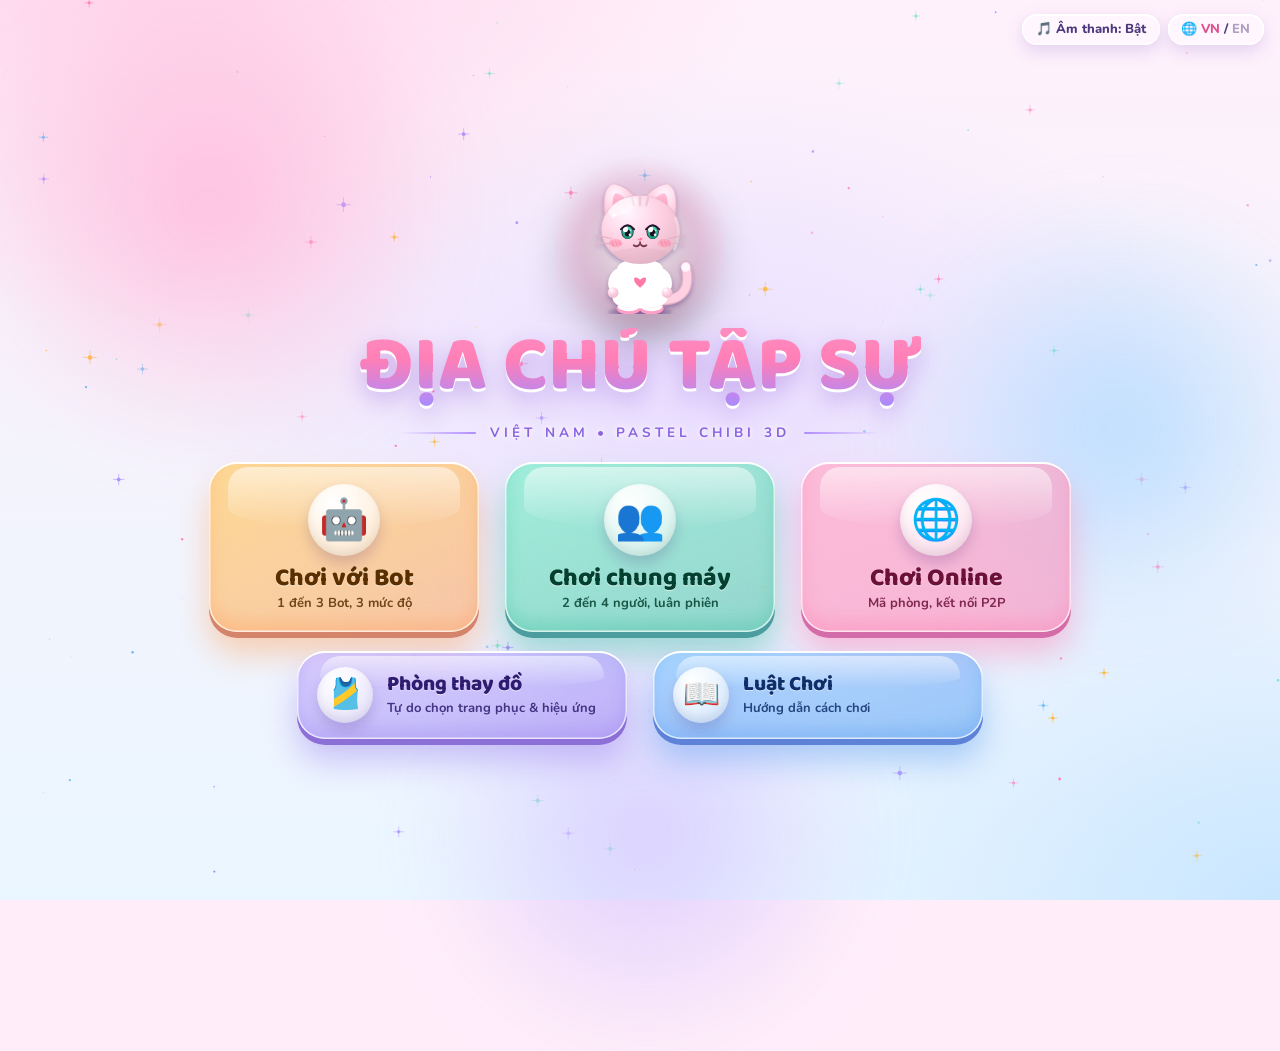
<file: modular/index.html>
<!doctype html>
<html lang="vi"><head><meta charset="utf-8"><meta name="viewport" content="width=device-width,initial-scale=1,viewport-fit=cover"><title>Địa Chủ Tập Sự</title>
<link rel="stylesheet" href="https://fonts.googleapis.com/css2?family=Baloo+2:wght@600;700;800&family=Nunito:wght@500;700;800&display=swap">
<link rel="stylesheet" href="css/style.css">
</head><body>
<canvas id="bg"></canvas>
<div id="app">
 <section id="menu" class="screen on"></section>
 <section id="setup" class="screen"></section>
 <section id="wardrobe" class="screen"></section>
 <section id="lobby" class="screen"></section>
 <section id="game" class="screen">
  <div id="top"></div>
  <aside id="pl" class="side"></aside>
  <main id="stage" class="stage"></main>
  <div id="rcol" class="side"><aside id="pr" class="side"></aside><footer id="dock" class="card"></footer></div>
 </section>
</div>
<div id="ovm" class="ov"><div class="md" id="md"></div></div>
<div id="ovc" class="ov cardov"></div>
<canvas id="fxcv"></canvas>
<div id="toast"></div>
<div id="netstat" role="status" aria-live="polite"></div>
<script src="js/engine.js"></script>
<script src="js/bot.js"></script>
<script src="js/avatar.js"></script>
<script src="js/audio.js"></script>
<script src="js/utils.js"></script>
<script src="js/i18n.js"></script>
<script src="js/rules.js"></script>
<script src="js/ui-menu.js"></script>
<script src="js/board.js"></script>
<script src="js/hud.js"></script>
<script src="js/netconf.js"></script>
<script src="js/main.js"></script>
</body></html>
</file>
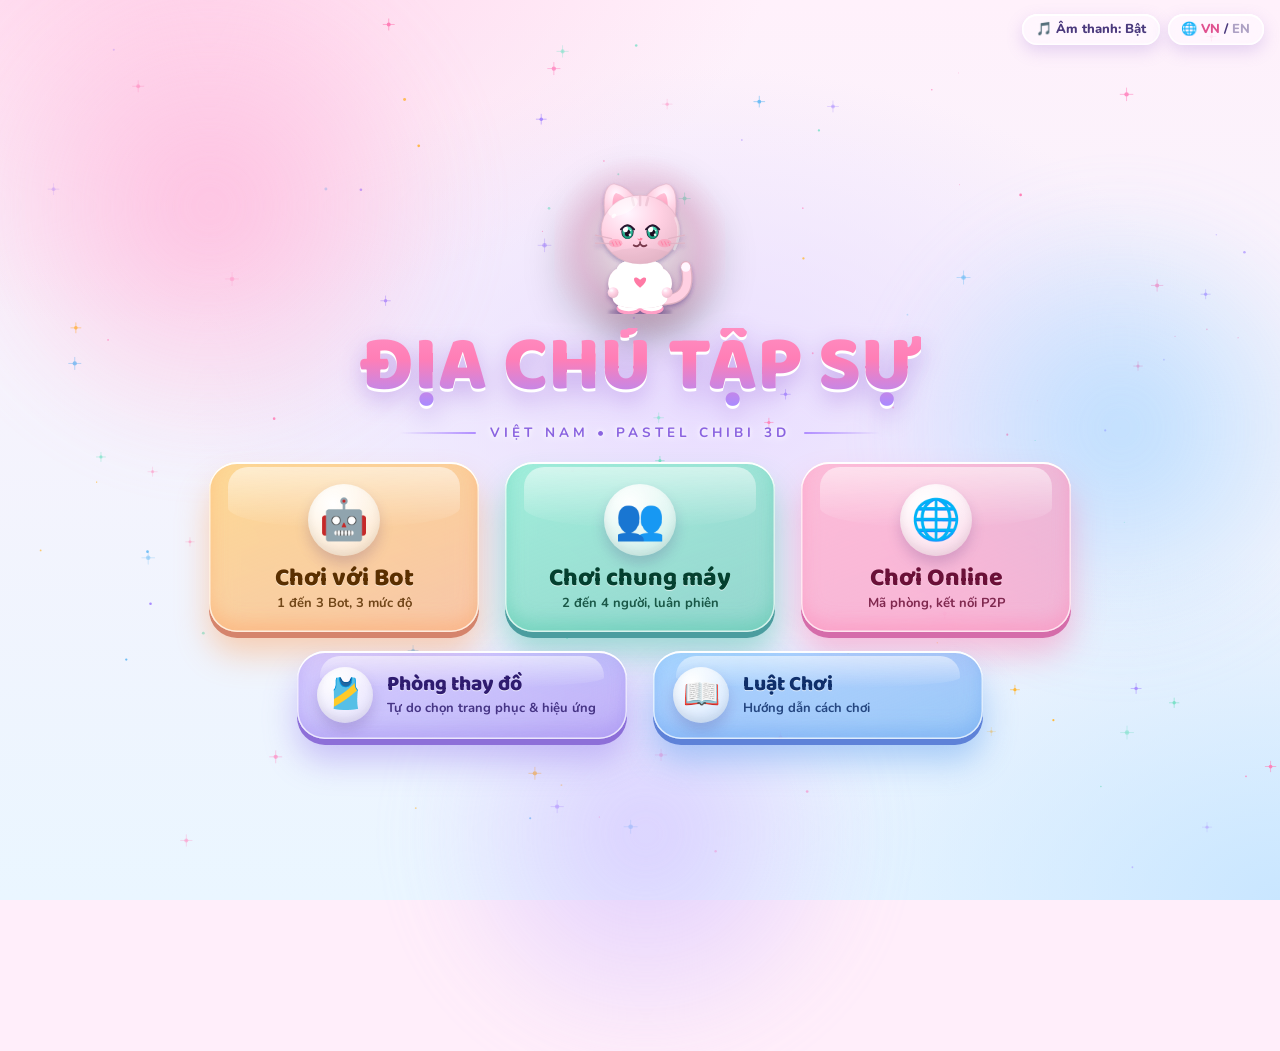
<file: dia-chu-tap-su.html>
<!doctype html>
<html lang="vi"><head><meta charset="utf-8"><meta name="viewport" content="width=device-width,initial-scale=1,viewport-fit=cover"><title>Địa Chủ Tập Sự</title>
<link rel="stylesheet" href="https://fonts.googleapis.com/css2?family=Baloo+2:wght@600;700;800&family=Nunito:wght@500;700;800&display=swap">
<style>
/* Bố cục: menu giữa màn hình; trận đấu = 2 cột người chơi hai bên, bàn cờ 3D ở giữa, dock điều khiển phía dưới */
:root{--bg0:#0b0820;--panel:#1d1646;--panel2:#2a2062;--line:#4a3d96;--tx:#f4f0ff;--mut:#a9a1d8;--gold:#ffd166;--pink:#ff8fb8;--mint:#72e6c4;--lav:#b9a7ff;--sky:#7cc4ff;--red:#ff6b81;--disp:'Baloo 2','Nunito',system-ui,sans-serif;--body:'Nunito',system-ui,-apple-system,'Segoe UI',sans-serif;--tilt:34deg;--rot:0deg;--bs:640px;color-scheme:dark}
*{box-sizing:border-box}
html,body{background:var(--bg0)}
body{margin:0;padding-block:8px;padding-left:max(16px,env(safe-area-inset-left,0px));padding-right:max(16px,env(safe-area-inset-right,0px));color:var(--tx);font:700 15px/1.35 var(--body);min-height:100vh;background:radial-gradient(1100px 700px at 15% -10%,#35208a 0%,transparent 60%),radial-gradient(900px 600px at 105% 105%,#52185f 0%,transparent 55%),var(--bg0);overflow-x:hidden}
#bg{position:fixed;inset:0;width:100%;height:100%;z-index:0;pointer-events:none}
#app{position:relative;z-index:1;max-width:1500px;margin:0 auto}
button{font:inherit;color:inherit;cursor:pointer}
input{font:inherit}
h1,h2,h3{font-family:var(--disp);margin:0;font-weight:800}
.screen{display:none}.screen.on{display:block}
.btn{border:0;border-radius:14px;padding:.6em 1.1em;font-weight:800;background:linear-gradient(#5b4bc4,#43369e);color:#fff;box-shadow:inset 0 2px 0 rgba(255,255,255,.28),inset 0 -3px 0 rgba(0,0,0,.25),0 4px 10px rgba(0,0,0,.35);transition:transform .12s,filter .12s;white-space:nowrap}
.btn:hover:not(:disabled){transform:translateY(-1px);filter:brightness(1.1)}
.btn:active:not(:disabled){transform:translateY(1px)}
.btn:disabled{opacity:.4;cursor:not-allowed}
.btn.gold{background:linear-gradient(#ffe08a,#f5b83d);color:#4a2f00}
.btn.pink{background:linear-gradient(#ff9ec4,#e8588f)}
.btn.mint{background:linear-gradient(#8cf0d2,#3fc3a1);color:#053b2f}
.btn.ghost{background:rgba(255,255,255,.08);box-shadow:inset 0 0 0 1.5px var(--line)}
.btn.sm{padding:.35em .75em;font-size:13px;border-radius:11px}
.btn.big{padding:.8em 1.6em;font-size:18px;border-radius:18px;font-family:var(--disp)}
:focus-visible{outline:3px solid var(--gold);outline-offset:2px}
.row{display:flex;gap:10px;flex-wrap:wrap;align-items:center}
.chip{border:0;border-radius:999px;padding:.35em .9em;background:rgba(255,255,255,.09);box-shadow:inset 0 0 0 1.5px var(--line);font-weight:800;font-size:14px}
.chip.on{background:var(--lav);color:#241a5c;box-shadow:none}
.card{background:linear-gradient(160deg,var(--panel2),var(--panel));border:1.5px solid var(--line);border-radius:22px;padding:16px;box-shadow:0 14px 40px rgba(0,0,0,.35)}
.mut{color:var(--mut)}
input[type=text],input[type=number]{background:rgba(255,255,255,.08);border:1.5px solid var(--line);color:var(--tx);border-radius:12px;padding:.5em .8em;min-width:0;width:100%}
/* ---- menu ---- */
#menu{text-align:center;padding:18px 0 30px}
.hero-av{filter:drop-shadow(0 14px 18px rgba(0,0,0,.45));animation:bob 3.2s ease-in-out infinite}
@keyframes bob{50%{transform:translateY(-8px)}}
.ttl{font-size:clamp(44px,9vw,92px);line-height:1;background:linear-gradient(#fff 0,#ffe08a 45%,#ff8fb8 100%);-webkit-background-clip:text;background-clip:text;color:transparent;filter:drop-shadow(0 4px 0 #6b2f9c) drop-shadow(0 10px 16px rgba(0,0,0,.4))}
.sub{color:var(--lav);letter-spacing:.28em;text-transform:uppercase;font-size:13px;margin:10px 0 24px}
.menu-grid{display:grid;grid-template-columns:repeat(auto-fit,minmax(230px,1fr));gap:14px;max-width:820px;margin:0 auto}
.menu-grid .btn{padding:1em;font-size:18px;font-family:var(--disp)}
.menu-grid small{display:block;font:600 12px var(--body);opacity:.8;margin-top:2px}
.xu{margin-top:20px;color:var(--gold)}
.bar{display:flex;align-items:center;gap:10px;flex-wrap:wrap;margin-bottom:12px}
.bar h2{flex:1;font-size:26px;min-width:150px}
/* ---- setup ---- */
.seats{display:grid;grid-template-columns:repeat(auto-fit,minmax(210px,1fr));gap:12px;margin:14px 0}
.seat{text-align:center;display:flex;flex-direction:column;gap:8px;align-items:center}
.seat .av{filter:drop-shadow(0 6px 8px rgba(0,0,0,.4))}
/* ---- wardrobe ---- */
.wd{display:grid;grid-template-columns:minmax(260px,380px) minmax(0,1fr);gap:16px}
@media(max-width:820px){.wd{grid-template-columns:1fr}}
.pedestal{position:relative;display:flex;justify-content:center;padding:16px 0 28px;background:radial-gradient(ellipse at 50% 0,rgba(255,255,255,.22),transparent 65%);border-radius:18px}
.pedestal::after{content:'';position:absolute;left:18%;right:18%;bottom:12px;height:16px;border-radius:50%;background:radial-gradient(#b9a7ff,#4a3d96);box-shadow:0 6px 14px rgba(0,0,0,.5)}
.pedestal .av{position:relative;z-index:1;animation:bob 4s ease-in-out infinite}
.grp{margin-top:12px}.grp>b{display:block;font-size:13px;color:var(--mut);text-transform:uppercase;letter-spacing:.08em;margin-bottom:6px}
.sw{width:30px;height:30px;border-radius:50%;border:3px solid transparent;box-shadow:inset 0 -3px 0 rgba(0,0,0,.2),0 2px 5px rgba(0,0,0,.4)}
.sw.on{border-color:#fff}
.items{display:grid;grid-template-columns:repeat(auto-fill,minmax(112px,1fr));gap:10px}
.it{position:relative;border:0;border-radius:16px;padding:8px 6px 8px;background:linear-gradient(#ffffff14,#ffffff06);box-shadow:inset 0 0 0 1.5px var(--line);text-align:center;font-size:12px;line-height:1.2}
.it.on{box-shadow:inset 0 0 0 3px var(--gold),0 0 18px rgba(255,209,102,.35)}
.it .ti2{font-size:26px;height:44px;display:flex;align-items:center;justify-content:center}
.tabs{display:flex;gap:6px;flex-wrap:wrap;margin-bottom:12px}
@keyframes pop{from{transform:scale(.2) rotate(-12deg);opacity:0}}
/* ---- game layout ---- */
#game.on{display:grid;grid-template-columns:minmax(185px,235px) minmax(0,1fr) minmax(185px,235px);grid-template-areas:"top top top" "l stage r" "dock dock dock";gap:10px;align-items:start}
#top{grid-area:top;display:flex;gap:10px;align-items:center;flex-wrap:wrap}
#top .tt{font:800 22px var(--disp);margin-right:auto}
#pl{grid-area:l}#pr{grid-area:r}#stage{grid-area:stage}#dock{grid-area:dock}
.side{display:flex;flex-direction:column;gap:10px;min-width:0}
@media(max-width:980px){#game.on{grid-template-columns:1fr 1fr;grid-template-areas:"top top" "stage stage" "dock dock" "l r"}}
.pc{padding:10px;border-radius:18px;background:linear-gradient(160deg,var(--panel2),var(--panel));border:1.5px solid var(--line);position:relative;transition:box-shadow .25s}
.pc.turn{box-shadow:0 0 0 2.5px var(--pcol),0 0 22px var(--pcol)}
.pc.out{filter:grayscale(1) opacity(.5)}
.pc .hd{display:flex;gap:8px;align-items:center}
.pc .nmx{font:800 16px var(--disp);overflow:hidden;text-overflow:ellipsis;white-space:nowrap}
.pc .mn{color:var(--gold);font:800 20px var(--disp);font-variant-numeric:tabular-nums}
.pc .tag{font-size:11px;color:var(--mut)}
.pc .avw{flex:none;width:50px;height:62px;border-radius:14px;background:radial-gradient(circle at 50% 30%,#ffffff30,#ffffff08);display:flex;justify-content:center;overflow:hidden;box-shadow:inset 0 0 0 2px var(--pcol)}
.pp{display:flex;flex-wrap:wrap;gap:4px;margin-top:8px}
.pp button{width:20px;height:26px;border:0;border-radius:5px;position:relative;box-shadow:inset 0 -3px 0 rgba(0,0,0,.25),0 1px 3px rgba(0,0,0,.5);padding:0;font-size:9px;font-weight:800;color:#0006}
.pp button.m{background-image:repeating-linear-gradient(45deg,transparent 0 3px,rgba(0,0,0,.45) 3px 5px)!important;opacity:.7}
.pp i{position:absolute;bottom:-3px;right:-3px;background:#fff;color:#23233a;border-radius:6px;font-size:9px;font-style:normal;padding:0 3px;line-height:12px;font-weight:800}
.jc{display:inline-block;margin-top:6px;font-size:12px;color:var(--mint)}
#dock{display:flex;gap:12px;align-items:center;flex-wrap:wrap;padding:12px 14px}
#dock .st{flex:1 1 240px;min-width:0}
#dock .st b{font:800 18px var(--disp);display:block}
#dock .acts{display:flex;gap:8px;flex-wrap:wrap}
.logbox{max-height:130px;overflow:auto;font-size:12px;color:var(--mut);line-height:1.35;padding:8px;border-radius:12px;background:rgba(0,0,0,.22)}
.logbox div{padding:1px 0}
.stage{position:relative;display:flex;flex-direction:column;align-items:center;gap:8px;min-width:0}
.view{display:flex;gap:8px;align-items:center;font-size:12px;color:var(--mut)}
.view input[type=range]{width:110px;accent-color:var(--lav)}
.scene{width:var(--bs);height:calc(var(--bs)*.92);perspective:calc(var(--bs)*2.1);perspective-origin:50% 30%;touch-action:pan-y;cursor:grab;user-select:none;-webkit-user-select:none;position:relative;max-width:none}
.scene.drag{cursor:grabbing}
.b3d{position:absolute;left:0;top:0;width:var(--bs);height:var(--bs);transform-style:preserve-3d;transform:rotateX(var(--tilt)) rotateZ(var(--rot))}
.plane{position:absolute;inset:0;display:grid;grid-template-columns:1.55fr repeat(9,1fr) 1.55fr;grid-template-rows:1.55fr repeat(9,1fr) 1.55fr;padding:.8%;border-radius:2.4%;font-size:max(5.4px,calc(var(--bs)*.0112));background:linear-gradient(145deg,#fff8ee,#efe3ff);box-shadow:0 1px 0 #cdbbea,0 2px 0 #c6b2e6,0 3px 0 #bea8e0,0 4px 0 #b59fda,0 5px 0 #a98fd2,0 6px 0 #9d83c9,0 7px 0 #8f74be,0 8px 0 #8268b2,0 9px 0 #765ca6,0 10px 0 #6a509a,0 34px 50px rgba(0,0,0,.55)}
.tile{position:relative;background:#fffaf4;box-shadow:inset 0 0 0 .07em #d6c6ee;cursor:pointer}
.tile:hover{filter:brightness(1.04)}
.ti{position:absolute;inset:0;display:flex;flex-direction:column;align-items:center;text-align:center;color:#3a2f5a;font-weight:800;line-height:1.08;pointer-events:none}
.sl .ti{inset:auto;left:50%;top:50%;width:64.5%;height:155%;transform:translate(-50%,-50%) rotate(90deg)}
.sr .ti{inset:auto;left:50%;top:50%;width:64.5%;height:155%;transform:translate(-50%,-50%) rotate(-90deg)}
.sT .ti{transform:rotate(180deg)}
.strip{width:100%;height:23%;flex:none;display:flex;justify-content:center;align-items:flex-end;gap:.2em;border-bottom:.1em solid rgba(0,0,0,.2);box-shadow:inset 0 .25em 0 rgba(255,255,255,.35),inset 0 -.2em 0 rgba(0,0,0,.12)}
.nm{flex:1;display:flex;align-items:center;justify-content:center;font-size:.95em;padding:.2em .25em;word-break:break-word}
.ic{font-size:1.9em;line-height:1;margin:.1em 0}
.pr{font-size:.95em;color:#6a4fb8;padding-bottom:.35em}
.fill{flex:1;display:flex;align-items:center}
.hs{width:1.45em;height:1.15em;border-radius:.2em;background:linear-gradient(#69e29c,#2ecc71 55%,#209a55);position:relative;margin:0 0 .15em;box-shadow:0 .15em .2em rgba(0,0,0,.35),inset 0 .15em 0 rgba(255,255,255,.5);flex:none}
.hs::before{content:'';position:absolute;left:-.15em;right:-.15em;top:-.6em;height:.65em;background:linear-gradient(#35b36a,#1b7a43);clip-path:polygon(50% 0,100% 100%,0 100%)}
.hs::after{content:'';position:absolute;left:.3em;top:.45em;width:.3em;height:.35em;background:#fff8;border-radius:.05em;box-shadow:.5em 0 #fff8}
.ht{width:2.6em;height:1.4em;border-radius:.25em;background:linear-gradient(#ff8a8a,#e23b3b 55%,#b02323);position:relative;margin:0 0 .15em;box-shadow:0 .2em .25em rgba(0,0,0,.4),inset 0 .15em 0 rgba(255,255,255,.5)}
.ht::before{content:'';position:absolute;left:-.2em;right:-.2em;top:-.5em;height:.55em;background:linear-gradient(#fff,#d9d4e8);border-radius:.25em .25em 0 0}
.ht::after{content:'';position:absolute;inset:.3em .3em .25em;background:repeating-linear-gradient(90deg,#fff8 0 .25em,transparent .25em .55em)}
.owned::after{content:'';position:absolute;inset:0;box-shadow:inset 0 0 0 .22em var(--oc),0 0 .9em var(--oc);pointer-events:none;z-index:2}
.owndot{position:absolute;right:.3em;bottom:.3em;width:1.2em;height:1.2em;border-radius:50%;background:var(--oc);box-shadow:inset 0 .12em 0 rgba(255,255,255,.5),0 .1em .25em rgba(0,0,0,.5);z-index:3}
.mort .ti{opacity:.45}
.mort::before{content:'THẾ CHẤP';position:absolute;inset:0;display:flex;align-items:center;justify-content:center;font-size:.9em;font-weight:800;color:#fff;background:repeating-linear-gradient(45deg,rgba(60,40,100,.55) 0 .5em,rgba(60,40,100,.7) .5em 1em);z-index:2;letter-spacing:.05em}
.neon{box-shadow:inset 0 0 0 .1em var(--nc),inset 0 0 1em color-mix(in srgb,var(--nc) 55%,transparent);animation:neon 3.2s ease-in-out infinite}
@keyframes neon{50%{box-shadow:inset 0 0 0 .14em var(--nc),inset 0 0 1.8em var(--nc)}}
.tflash{position:absolute;inset:0;background:#fff;z-index:5;animation:flash .8s ease-out forwards;pointer-events:none}
@keyframes flash{0%{opacity:.95}100%{opacity:0}}
.corner .ti{justify-content:center;gap:.2em;padding:.4em}
.corner .big{font-size:3em;line-height:1}
.corner .lb{font-size:1.1em}
.jailcell{position:absolute;right:0;top:0;width:66%;height:66%;background:#ffb347;box-shadow:inset 0 0 0 .15em #333;z-index:1}
.jailcell::after{content:'';position:absolute;inset:.35em;background:repeating-linear-gradient(90deg,#2e2a3a 0 .22em,transparent .22em .9em)}
.jailtxt{position:absolute;left:.4em;bottom:.4em;font-size:1em;font-weight:800;color:#3a2f5a;z-index:1}
.center{grid-area:2/2/11/11;position:relative;border-radius:1.5%;background:radial-gradient(circle at 28% 18%,#fff 0,#f1e8ff 55%,#e1d3ff 100%);box-shadow:inset 0 .3em 1em rgba(90,60,160,.28)}
.logo{position:absolute;left:50%;top:33%;transform:translate(-50%,-50%) rotate(-22deg);font:800 9.2em/1 var(--disp);letter-spacing:.02em;color:#e8344f;text-shadow:0 .04em 0 #b01c35,0 .08em 0 #8c1229,0 .13em .12em rgba(0,0,0,.3),.03em 0 #fff,-.03em 0 #fff;white-space:nowrap;pointer-events:none}
.logo small{display:block;font:800 .2em var(--body);letter-spacing:.5em;color:#7a5cc4;text-shadow:none;text-align:center}
.deck{position:absolute;width:19%;height:25%}
.deck .cd{position:absolute;inset:0;border-radius:.6em;box-shadow:0 .2em .3em rgba(0,0,0,.35)}
.deck .cd:nth-child(1){transform:translate(.25em,.35em)}.deck .cd:nth-child(2){transform:translate(.12em,.18em)}
.tarot{background:radial-gradient(circle at 50% 40%,#5d3fc7 0,#2a1a6b 70%);border:.16em solid #ffd166;color:#ffd166;display:flex;flex-direction:column;align-items:center;justify-content:center;font-weight:800;font-size:.95em;gap:.25em;text-align:center}
.tarot.c1{background:radial-gradient(circle at 50% 40%,#ff9f43 0,#a8500f 80%)}
.tarot svg{width:55%;height:auto}
.dice{position:absolute;left:50%;top:67%}
.dw{position:absolute;width:5.8em;height:5.8em;transform-style:preserve-3d}
.dsh{position:absolute;width:5.8em;height:5.8em;border-radius:22%;background:rgba(40,20,80,.5);filter:blur(.45em)}
.dw .cube{position:absolute;inset:0;transform-style:preserve-3d;transition:transform 1.15s cubic-bezier(.12,.75,.2,1)}
.dw .f{position:absolute;inset:0;border-radius:20%;background:linear-gradient(145deg,#fff,#e6dcfb);box-shadow:inset 0 0 .7em rgba(120,95,180,.45),inset 0 .15em 0 #fff;display:grid;grid-template:repeat(3,1fr)/repeat(3,1fr);padding:.75em;place-items:center}
.dw .f::after{content:'';position:absolute;inset:0;border-radius:inherit;background:linear-gradient(120deg,rgba(255,255,255,.55),transparent 40%);pointer-events:none}
.p{width:1.05em;height:1.05em;border-radius:50%;background:radial-gradient(circle at 35% 30%,#fff3b3,#e0a92b 60%,#946510);box-shadow:inset 0 -.1em .1em rgba(0,0,0,.25)}
.f1{transform:translateZ(2.9em)}.f6{transform:rotateY(180deg) translateZ(2.9em)}.f3{transform:rotateY(90deg) translateZ(2.9em)}.f4{transform:rotateY(-90deg) translateZ(2.9em)}.f2{transform:rotateX(90deg) translateZ(2.9em)}.f5{transform:rotateX(-90deg) translateZ(2.9em)}
.dw.mb::after{content:'';position:absolute;inset:-.4em;border-radius:30%;background:rgba(255,255,255,.55);filter:blur(.7em);animation:mb 1s forwards;z-index:-1}
@keyframes mb{0%{opacity:.8}100%{opacity:0}}
.cbanner{position:absolute;left:50%;top:50%;transform:translate(-50%,-50%);font:800 1.5em var(--disp);color:#4a3a90;background:#fff;border-radius:2em;padding:.15em .9em;box-shadow:0 .15em .6em rgba(80,50,150,.3);white-space:nowrap;border:.12em solid var(--pcol,#b9a7ff)}
.clog{position:absolute;left:3%;bottom:3%;width:36%;height:24%;overflow:hidden;font-size:.95em;line-height:1.25;font-weight:700;color:#5a4a8a;display:flex;flex-direction:column;justify-content:flex-end}
.clog div{white-space:nowrap;overflow:hidden;text-overflow:ellipsis}
.tokens{position:absolute;inset:.8%;transform-style:preserve-3d;pointer-events:none}
.tk{position:absolute;width:0;height:0;transform-style:preserve-3d;transition:left .28s linear,top .28s linear}
.tk .base{position:absolute;left:-2em;top:-2em;width:4em;height:4em;border-radius:50%;background:radial-gradient(circle,var(--pcol) 0 45%,transparent 70%);opacity:.75}
.tk .bd{position:absolute;left:-3.1em;top:0;width:6.2em;transform-origin:50% 0;transform:rotateZ(calc(var(--rot)*-1)) rotateX(calc(var(--tilt)*-1)) translateY(-100%)}
.tk .hop{display:block}
.tk .hop.hp{animation:hop .3s ease-out}
@keyframes hop{50%{transform:translateY(-1.6em) scale(1.06,.94)}}
.tk .bd svg{width:100%;height:auto;display:block;filter:drop-shadow(0 .2em .15em rgba(0,0,0,.3))}
.tk .lab{position:absolute;left:50%;top:-.2em;transform:translate(-50%,-100%);font-size:.9em;background:var(--pcol);color:#1a1238;border-radius:1em;padding:0 .5em;font-weight:800;white-space:nowrap}
.pt{position:absolute;width:0;height:0;transform:rotateZ(calc(var(--rot)*-1)) rotateX(calc(var(--tilt)*-1))}
.pt i{position:absolute;left:-.8em;top:-.8em;font-style:normal;font-size:1.6em;animation:ptf 1.1s ease-out forwards;opacity:0}
@keyframes ptf{0%{opacity:0;transform:translateY(0) scale(.5)}20%{opacity:1}100%{opacity:0;transform:translate(var(--dx,0),-3.4em) scale(1.1) rotate(var(--rr,0deg))}}
.ft{position:absolute;width:0;height:0;transform:rotateZ(calc(var(--rot)*-1)) rotateX(calc(var(--tilt)*-1));z-index:9}
.ft i{position:absolute;left:0;top:0;transform:translateX(-50%);font:800 2.3em var(--disp);font-style:normal;white-space:nowrap;animation:fl 1.6s ease-out forwards;text-shadow:0 .08em 0 rgba(0,0,0,.35),0 0 .5em currentColor}
.ft.good i{color:#46e39a}.ft.bad i{color:#ff6b81}.ft.gold i{color:#ffd166}
@keyframes fl{0%{opacity:0;transform:translate(-50%,0) scale(.6)}15%{opacity:1;transform:translate(-50%,-1.2em) scale(1.12)}100%{opacity:0;transform:translate(-50%,-5em) scale(1)}}
.shk{animation:shk .4s}
@keyframes shk{20%{transform:translate(-6px,3px)}40%{transform:translate(6px,-3px)}60%{transform:translate(-4px,-2px)}80%{transform:translate(3px,2px)}}
/* ---- overlays ---- */
.ov{position:fixed;inset:0;z-index:50;display:none;align-items:center;justify-content:center;padding:14px;background:rgba(8,5,28,.66);backdrop-filter:blur(3px)}
.ov.on{display:flex}
.md{width:100%;max-width:560px;max-height:90vh;overflow:auto;border-radius:24px;padding:18px;background:linear-gradient(160deg,var(--panel2),var(--panel));border:1.5px solid var(--line);box-shadow:0 30px 80px rgba(0,0,0,.6);animation:pop .35s cubic-bezier(.2,1.2,.4,1)}
.md.wide{max-width:760px}
.md h3{font-size:22px;margin-bottom:8px}
.deed{background:#fffaf4;color:#2c2350;border-radius:14px;overflow:hidden;box-shadow:0 8px 20px rgba(0,0,0,.35);margin:8px auto;max-width:300px}
.deed .dh{padding:12px;text-align:center;font:800 19px var(--disp);color:#23233a;border-bottom:3px solid #23233a}
.deed .dh small{display:block;font:700 11px var(--body);letter-spacing:.1em}
.deed table{width:100%;border-collapse:collapse;font-size:14px}
.deed td{padding:3px 14px}.deed td:last-child{text-align:right;font-variant-numeric:tabular-nums}
.deed .own{padding:8px;text-align:center;font-size:13px;background:#efe6ff}
.prow{display:flex;align-items:center;gap:8px;padding:7px 8px;border-radius:12px;background:rgba(255,255,255,.06);margin-bottom:6px;flex-wrap:wrap}
.prow .cb{width:12px;height:30px;border-radius:4px;flex:none}
.prow .nmr{flex:1;min-width:120px}
.prow .nmr small{display:block;color:var(--mut);font-size:11px}
.bids{display:flex;gap:8px;flex-wrap:wrap;margin-top:10px}
.cols2{display:grid;grid-template-columns:1fr 1fr;gap:12px}
@media(max-width:560px){.cols2{grid-template-columns:1fr}}
.tp{display:flex;gap:6px;align-items:center;font-size:13px;padding:3px 0}
.tp input{accent-color:var(--lav);width:auto}
.cardov{z-index:60}
.c3d{perspective:1200px;width:min(280px,70vw);height:min(420px,105vw*.7)}
.cin{position:relative;width:100%;height:100%;transform-style:preserve-3d;transform:rotateY(0) scale(.6);opacity:0;transition:transform .9s cubic-bezier(.3,.8,.3,1),opacity .35s}
.cin.in{opacity:1;transform:rotateY(0) scale(1)}
.cin.flip{transform:rotateY(180deg) scale(1.04)}
.cf{position:absolute;inset:0;border-radius:20px;backface-visibility:hidden;-webkit-backface-visibility:hidden;display:flex;flex-direction:column;align-items:center;justify-content:center;padding:20px;text-align:center}
.cf.bk{background:radial-gradient(circle at 50% 38%,#6c47d6 0,#2a1a6b 62%,#150c3a 100%);border:5px solid #ffd166;box-shadow:0 0 40px rgba(130,90,255,.6)}
.cf.fr{transform:rotateY(180deg);background:linear-gradient(160deg,#fffaf0,#f1e6ff);color:#2c2350;border:5px solid var(--gl);box-shadow:0 0 50px var(--gl),0 0 100px var(--gl)}
.cf.fr h4{font:800 26px var(--disp);margin:0 0 10px;color:var(--gl);filter:brightness(.7)}
.cf.fr p{font-size:18px;line-height:1.35;margin:0;font-weight:800}
.cf.fr .ctop{font-size:46px}
.sunmoon{width:70%;animation:spin 14s linear infinite}
@keyframes spin{to{transform:rotate(360deg)}}
.win{text-align:center}
.win .av{filter:drop-shadow(0 10px 14px rgba(0,0,0,.5));animation:bob 2s ease-in-out infinite}
.win h2{font-size:46px;background:linear-gradient(#fff,#ffd166,#ff8fb8);-webkit-background-clip:text;background-clip:text;color:transparent}
#fxcv{position:fixed;inset:0;width:100%;height:100%;z-index:80;pointer-events:none}
#toast{position:fixed;left:50%;bottom:calc(20px + env(safe-area-inset-bottom,0px));transform:translateX(-50%);z-index:90;display:flex;flex-direction:column;gap:6px;align-items:center;pointer-events:none}
#toast div{background:#fff;color:#2c2350;border-radius:999px;padding:.5em 1.1em;font-weight:800;box-shadow:0 8px 20px rgba(0,0,0,.4);animation:pop .3s}
.lobbyc{font:800 44px var(--disp);letter-spacing:.2em;color:var(--gold);text-align:center;padding:6px;background:rgba(0,0,0,.25);border-radius:16px}
.note{font-size:13px;color:var(--mut);margin-top:8px}
@media(prefers-reduced-motion:reduce){*{animation-duration:.01ms!important;animation-iteration-count:1!important;transition-duration:.01ms!important}}
.plane,.center,.tokens,.dice,.du,.tk{transform-style:preserve-3d}
.dice{position:absolute;left:50%;top:70%;width:0;height:0}
.du{position:absolute;width:5.8em;height:5.8em;margin:-2.9em 0 0 -2.9em}
.dsh{left:0;top:0}
.tokens{pointer-events:none}
.coin{display:inline-block;width:.9em;height:.9em;border-radius:50%;background:radial-gradient(circle at 35% 30%,#fff3b3,#f5b83d 60%,#946510);vertical-align:-.1em;box-shadow:0 1px 2px rgba(0,0,0,.4)}
.hs{width:1.3em}
.scene{height:calc(var(--bs)*1.02)}
#dock{position:relative;z-index:6}
.view{position:relative;z-index:6}
html,body{overflow-x:clip}
.view{flex-wrap:wrap;justify-content:center;max-width:100%}
@media(max-width:700px){.view .mut{display:none}.view input[type=range]{width:90px}.scene{margin:0 auto}}
.deed,.deed table,.deed td{color:#2c2350}

/* ===== ĐỊA CHỦ TẬP SỰ: theme pastel ===== */
:root{--bg0:#ffeefa;--panel:#fffafd;--panel2:#f4ecff;--line:#d8c4f4;--tx:#4b3a7d;--mut:#8b79b9;--gold:#d98a00;--pink:#ff7eb6;--mint:#1fa985;--lav:#c3b1ff;--sky:#6bbcf5;--red:#ef5775;color-scheme:light}
html,body{background:var(--bg0)}
body{background:radial-gradient(1000px 640px at 12% -8%,#ffd3ea 0%,transparent 62%),radial-gradient(900px 600px at 100% 100%,#c9e6ff 0%,transparent 58%),radial-gradient(800px 520px at 55% 45%,#e9ddff 0%,transparent 65%),linear-gradient(#fff1fb,#eaf6ff)}
.card,.pc{box-shadow:0 10px 30px rgba(150,110,210,.22)}
.md{box-shadow:0 30px 80px rgba(110,70,170,.45)}
.btn{box-shadow:inset 0 2px 0 rgba(255,255,255,.45),inset 0 -3px 0 rgba(60,30,120,.22),0 4px 10px rgba(150,110,210,.35)}
.btn.ghost{background:rgba(255,255,255,.78);color:var(--tx);box-shadow:inset 0 0 0 1.5px var(--line)}
.chip{background:rgba(255,255,255,.82);color:var(--tx)}
.chip.on{background:var(--lav);color:#33206e}
input[type=text],input[type=number]{background:rgba(255,255,255,.92)}
.it{background:linear-gradient(#ffffffcc,#ffffff66)}
.prow{background:rgba(190,170,240,.16)}
.logbox{background:rgba(180,150,240,.13)}
.lobbyc{background:rgba(255,255,255,.75)}
.sub{color:#9b7be0}
.ttl{font-size:clamp(38px,7vw,78px);background:linear-gradient(#ff8ec1 0,#ff7eb6 40%,#a98bff 100%);-webkit-background-clip:text;background-clip:text;color:transparent;filter:drop-shadow(0 3px 0 #fff) drop-shadow(0 8px 12px rgba(160,110,220,.45))}
.win h2{background:linear-gradient(#ff8ec1,#a98bff);-webkit-background-clip:text;background-clip:text;color:transparent}
.pedestal{background:radial-gradient(ellipse at 50% 0,rgba(255,255,255,.95),transparent 70%)}
.pedestal::after{background:radial-gradient(#f4ecff,#c8b1f5)}
.ov{background:rgba(110,80,170,.35)}
.logbox div b{color:inherit}
/* bàn cờ */
.plane{background:linear-gradient(145deg,#fff6fb,#eaf5ff);box-shadow:0 1px 0 #f8d6ec,0 2px 0 #f2c9e8,0 3px 0 #ebbfe6,0 4px 0 #e3b6e8,0 5px 0 #d9ade9,0 6px 0 #cea5ea,0 7px 0 #c49deb,0 8px 0 #ba95ea,0 9px 0 #b08de6,0 10px 0 #a686e0,0 34px 50px rgba(150,110,200,.45)}
.tile{background:#fffdf8;box-shadow:inset 0 0 0 .07em #ead9f7}
.tile.neon{background:color-mix(in srgb,var(--nc) 16%,#fffdf8)}
.center{background:linear-gradient(#cfeeff,#f5e9ff)}
.scenery{position:absolute;inset:0;width:100%;height:100%;pointer-events:none}
.logo{width:94%;white-space:normal;text-align:center;font:800 7.2em/1.02 var(--disp);color:#ff6f9c;transform:translate(-50%,-50%) rotate(-6deg);top:30%;text-shadow:0 .04em 0 #d94a7e,0 .08em 0 #b83a68,.03em 0 #fff,-.03em 0 #fff,0 .14em .14em rgba(120,60,150,.35)}
.logo small{margin-top:.5em;color:#7a58d0;text-shadow:0 0 .3em #fff,0 0 .3em #fff}
.clog{color:#4c3a86;text-shadow:0 0 .4em #fff,0 0 .4em #fff}
.tarot{background:radial-gradient(circle at 50% 40%,#d3c3ff 0,#8d72e8 78%);border:.16em solid #ffd978;color:#fff;text-shadow:0 .06em .1em rgba(60,30,120,.5)}
.tarot.c1{background:radial-gradient(circle at 50% 40%,#ffe6b8 0,#ff9b9b 80%)}
.cbanner{color:#6a47b8}
/* xúc xắc nhựa bóng */
.dw .f{border-radius:26%;background:linear-gradient(145deg,#ffe0ef,#ff9cc6 72%);box-shadow:inset 0 0 .8em rgba(190,60,120,.35),inset 0 .22em 0 rgba(255,255,255,.75),inset 0 -.28em .35em rgba(160,40,100,.32)}
#dw1 .f{background:linear-gradient(145deg,#dcf8ff,#86cfff 72%);box-shadow:inset 0 0 .8em rgba(40,100,190,.35),inset 0 .22em 0 rgba(255,255,255,.75),inset 0 -.28em .35em rgba(30,80,160,.32)}
.dw .f::after{background:linear-gradient(120deg,rgba(255,255,255,.7),transparent 42%)}
.p{width:1.2em;height:1.2em;background:radial-gradient(circle at 35% 30%,#fffbd0,#ffd54a 45%,#c98a10 85%);box-shadow:inset 0 -.12em .12em rgba(120,70,0,.45),0 0 0 .1em rgba(160,100,0,.35),0 .05em .1em rgba(255,255,255,.7)}
/* nhà chibi */
@keyframes hup{from{transform:translateY(-1.6em) scale(.2);opacity:0}60%{transform:translateY(.2em) scale(1.15,.85)}}
.hs{width:1.5em;height:1.2em;border-radius:.3em;background:linear-gradient(#fff6c8,#ffd98a);box-shadow:0 .15em .2em rgba(120,70,0,.35),inset 0 .15em 0 rgba(255,255,255,.75);animation:hup .55s cubic-bezier(.2,1.5,.4,1) both}
.hs::before{left:-.2em;right:-.2em;top:-.7em;height:.78em;background:linear-gradient(#ff9fc4,#e8588f);border-radius:.15em}
.hs::after{left:.25em;top:.4em;width:.36em;height:.36em;border-radius:50%;background:#8fd3ff;box-shadow:.62em 0 #8fd3ff}
.ht{width:2.7em;height:1.6em;border-radius:.4em;background:linear-gradient(#ffc2dc,#ff7eb0 60%,#e8588f);animation:hup .6s cubic-bezier(.2,1.5,.4,1) both}
.ht::before{top:-.55em;left:-.2em;right:-.2em;height:.6em;background:linear-gradient(#fff,#ffe3f0);border-radius:.5em .5em .1em .1em}
/* thẻ bài */
.c3d{width:min(300px,72vw);height:min(440px,108vw*.72)}
.cf.bk{background:radial-gradient(circle at 50% 38%,#e8dcff 0,#a98cf2 58%,#7b5bd8 100%);border:5px solid #ffe08a;box-shadow:0 0 40px rgba(255,170,220,.85),inset 0 0 0 4px rgba(255,255,255,.35)}
.cf.bk::before{content:'';position:absolute;inset:10px;border:2px dashed rgba(255,244,190,.95);border-radius:16px;pointer-events:none}
.cbt{font:800 22px var(--disp);color:#fff;margin-top:10px;text-shadow:0 2px 0 rgba(90,50,170,.5)}
.cbs{font:700 10px var(--body);letter-spacing:.3em;color:#fff3b0;margin-top:4px}
.cf.fr{background:linear-gradient(160deg,var(--c1),var(--c2)) padding-box,linear-gradient(135deg,#fff6c0,#e6ad2e 25%,#fff0a0 50%,#c98a10 75%,#ffe98a) border-box;border:6px solid transparent;color:#4a2f6b;box-shadow:0 0 40px var(--gl),0 0 90px var(--gl);gap:8px;overflow:hidden}
.cf.fr::before{content:'';position:absolute;inset:7px;border:1.5px solid rgba(201,138,16,.75);border-radius:14px;pointer-events:none}
.cf.fr::after{content:'';position:absolute;inset:0;border-radius:inherit;background:linear-gradient(115deg,transparent 30%,rgba(255,255,255,.75) 48%,transparent 62%);background-size:250% 100%;animation:sheen 2.4s ease-in-out infinite;pointer-events:none}
@keyframes sheen{0%{background-position:150% 0}100%{background-position:-50% 0}}
.cf.fr .orn{position:absolute;font-style:normal;font-size:14px;color:#d99a1c}
.o1{left:14px;top:12px}.o2{right:14px;top:12px}.o3{left:14px;bottom:12px}.o4{right:14px;bottom:12px}
.ctag{font:800 11px var(--body);letter-spacing:.25em;color:#fff;background:var(--gl);padding:2px 12px;border-radius:99px;text-shadow:0 1px 1px rgba(0,0,0,.25)}
.cf.fr .ctop{width:84px;height:84px;border-radius:50%;background:radial-gradient(circle at 35% 30%,#fff,rgba(255,255,255,.45));display:flex;align-items:center;justify-content:center;font-size:46px;box-shadow:0 0 0 4px rgba(255,255,255,.75),0 6px 14px rgba(120,70,160,.25)}
.cf.fr h4{font:800 24px var(--disp);color:#7a4fc0;filter:none;margin:2px 0 0;letter-spacing:.06em}
.cf.fr p{font-size:17px;line-height:1.38;color:#4a2f6b}
.stamp{font:800 9px var(--body);letter-spacing:.22em;color:#c98a10;margin-top:4px}

/* ===== v2: bố cục, vinyl, xúc xắc ===== */
#game.on{gap:14px}
.stage{gap:12px}
.view{background:rgba(255,255,255,.74);padding:6px 16px;border-radius:999px;box-shadow:0 4px 14px rgba(150,110,210,.18);margin:2px 0 6px}
.scene{overflow:visible;perspective-origin:50% 50%}
.b3d{top:0}
#dock{margin-top:8px}
.tk .bd svg{filter:drop-shadow(0 .35em .3em rgba(60,30,110,.4))}
.tk .base{opacity:.5}
.tk .bd{width:7.8em;left:-3.9em}
.dw .f{border-radius:22%;background:linear-gradient(145deg,#ffe6f1,#ff9cc6 74%);box-shadow:inset 0 0 .9em rgba(190,60,120,.3),inset 0 .24em 0 rgba(255,255,255,.8),inset 0 -.3em .4em rgba(160,40,100,.3),inset .12em 0 .3em rgba(255,255,255,.35)}
#dw1 .f{background:linear-gradient(145deg,#e2f9ff,#86cfff 74%);box-shadow:inset 0 0 .9em rgba(40,100,190,.3),inset 0 .24em 0 rgba(255,255,255,.8),inset 0 -.3em .4em rgba(30,80,160,.3),inset .12em 0 .3em rgba(255,255,255,.35)}
.p{width:1.2em;height:1.2em;background:radial-gradient(circle at 60% 66%,#fff0a8,#e8ae2e 55%,#a06c0c 100%);box-shadow:inset .1em .14em .2em rgba(80,45,0,.8),0 .06em 0 rgba(255,255,255,.8),0 0 .35em rgba(255,214,90,.55)}
.dsh{background:rgba(50,25,95,.55);will-change:transform,opacity,filter}
.dw .cube{will-change:transform}
.dw .f{filter:blur(var(--bl,0px))}
/* ===== v3: thẻ bài, nhà 3D, luật chơi, đa ngôn ngữ ===== */
.cardov{flex-direction:column;gap:22px}
.c3d{width:min(340px,82vw);height:min(500px,70vh)}
.cf.fr h4{font-size:28px}.cf.fr p{font-size:19px}
.cardok{opacity:0;transform:translateY(10px);transition:opacity .4s,transform .4s;pointer-events:none}
.cardok.on{opacity:1;transform:none;pointer-events:auto}
.strip{gap:.12em;overflow:visible}
.hs,.ht{position:relative;flex:none;margin:0 0 .08em;background:none;border-radius:0;box-shadow:none;animation:none;display:block;transform-origin:50% 100%}
.hs{width:1.65em;height:1.6em}
.ht{width:3.5em;height:2.7em}
.hs::before,.hs::after,.ht::before,.ht::after{content:none}
.hs svg,.ht svg{width:100%;height:100%;display:block;overflow:visible;filter:drop-shadow(0 .12em .08em rgba(40,20,80,.45))}
.hs.pop,.ht.pop{animation:bpop .6s cubic-bezier(.2,1.6,.4,1) both}
@keyframes bpop{0%{transform:translateY(-2.6em) scale(.2);opacity:0}55%{transform:translateY(.15em) scale(1.2,.8);opacity:1}78%{transform:translateY(-.3em) scale(.95,1.08)}100%{transform:none;opacity:1}}
.langbar{display:flex;gap:6px;justify-content:flex-end;margin-bottom:6px}
.rules h4{margin:12px 0 4px}
.rules ul{margin:8px 0;padding-left:20px}
.rules li{margin:7px 0;line-height:1.45;font-weight:700;font-size:14px}
.rules .rh{display:flex;gap:10px;align-items:center;margin:6px 0}
.rules .big{font-size:34px}
.rules .box{background:rgba(190,170,240,.2);border-radius:14px;padding:8px 12px;margin:10px 0;font-size:13px}
html[lang=en] .mort::before{content:'MORTGAGED'}

/* ===== v4: chữ to rõ, nhà to và chụm, mượt hơn ===== */
.plane{font-size:max(7px,calc(var(--bs)*.0145))}
.nm{font-size:1.08em;font-weight:800;line-height:1.1;letter-spacing:.01em}
.ic{font-size:2.1em;margin:.15em 0}
.pr{font-size:1.12em;font-weight:800;padding-bottom:.4em}
.strip{height:25%;gap:0;align-items:flex-end}
.corner .big{font-size:3.4em}.corner .lb{font-size:1.25em}
.fill .ic{font-size:3.4em!important}
.hs{width:2.1em;height:2em;margin:0 0 .05em}
.ht{width:3.6em;height:2.6em}
.strip[data-n="2"] .hs+.hs{margin-left:.1em}
.strip[data-n="3"] .hs+.hs{margin-left:-.55em}
.strip[data-n="4"] .hs+.hs{margin-left:-.8em}
.strip[data-n="3"] .hs,.strip[data-n="4"] .hs{z-index:2}
.strip[data-n="3"] .hs:nth-child(odd),.strip[data-n="4"] .hs:nth-child(odd){margin-bottom:.6em;z-index:1}
.owndot{width:1.5em;height:1.5em}
/* mượt: bỏ hiệu ứng nền tốn tài nguyên */
.neon{animation:none}
.ov{backdrop-filter:none}
.tk{transition:left .3s ease-in-out,top .3s ease-in-out;will-change:left,top}
.b3d{will-change:transform}
#stage{position:relative;z-index:3}

@media(max-width:980px){#rcol{display:contents}}
@media(min-width:981px){
 body.ingame{height:100vh;overflow:hidden}
 #game.on{height:calc(100vh - 16px);grid-template-columns:minmax(170px,210px) minmax(0,1fr) minmax(250px,290px);grid-template-areas:"top top top" "l stage r";grid-template-rows:auto minmax(0,1fr);gap:10px 14px}
 #top{gap:8px}
 #pl,#rcol{min-height:0;max-height:100%;overflow-y:auto;scrollbar-width:thin}
 #rcol{grid-area:r}
 #pr{grid-area:auto}
 #stage{overflow:auto;min-height:0;max-height:100%;align-items:flex-start;scrollbar-width:thin}
 #stage .view{align-self:center}
 .scene{margin:0 auto}
 #dock{flex-direction:column;align-items:stretch;flex-wrap:nowrap;gap:10px;margin-top:0;padding:12px}
 #dock .st{flex:none}
 #dock .acts{flex-direction:column;align-items:stretch}
 #dock .acts .btn{width:100%;white-space:normal}
 #dock .logbox{max-height:130px!important;flex:none!important}
}

/* ===== v5: biểu cảm ===== */
.tk.emoting{z-index:999!important}
.emo{position:absolute;left:50%;top:-2.1em;transform:translate(-50%,-100%);pointer-events:none;z-index:20;animation:emoIn .45s cubic-bezier(.2,1.7,.4,1) both,emoOut .4s ease-in 2.4s forwards}
.emo b{position:relative;display:flex;align-items:center;justify-content:center;width:1.9em;height:1.9em;font-size:2.7em;font-weight:400;line-height:1;background:#fff;border:.07em solid var(--pcol);border-radius:50%;box-shadow:0 .1em .35em rgba(80,50,140,.35);animation:emoWob 1s ease-in-out .45s 2}
.emo b::after{content:'';position:absolute;left:50%;bottom:-.15em;width:.24em;height:.24em;background:#fff;border-right:.07em solid var(--pcol);border-bottom:.07em solid var(--pcol);transform:translateX(-50%) rotate(45deg)}
.emo.e2 b{background:#fff0f0;animation:emoShake .14s linear .45s 10}
.emo.e1 b{background:#eef6ff;animation:emoSob .5s ease-in-out .45s 4}
@keyframes emoIn{from{transform:translate(-50%,-60%) scale(.1);opacity:0}}
@keyframes emoOut{to{transform:translate(-50%,-150%) scale(.8);opacity:0}}
@keyframes emoWob{50%{transform:translateY(-.1em) rotate(7deg)}}
@keyframes emoShake{25%{transform:translateX(-.07em) rotate(-5deg)}75%{transform:translateX(.07em) rotate(5deg)}}
@keyframes emoSob{50%{transform:translateY(.06em) scale(1,.93)}}
.emotes{display:flex;gap:6px;flex-wrap:wrap;align-items:center;width:100%}
.emotes .em{width:42px;height:42px;border-radius:50%;border:0;padding:0;font-size:22px;line-height:1;background:#fff;box-shadow:inset 0 0 0 1.5px var(--line),0 3px 8px rgba(150,110,210,.25);transition:transform .12s}
.emotes .em:hover{transform:translateY(-2px) scale(1.1)}
.emotes .em:active{transform:scale(.92)}

/* ===== v6: ném đồ ===== */
.emotes .em{width:38px;height:38px;font-size:20px}
.emotes.thr .em{font-size:24px;display:flex;align-items:center;justify-content:center}
.proj{position:absolute;width:0;height:0;z-index:30;pointer-events:none;transform:rotateZ(calc(var(--rot)*-1)) rotateX(calc(var(--tilt)*-1));transition:left .85s linear,top .85s linear}
.proj i{position:absolute;left:-1.3em;top:-1.3em;font-style:normal;font-size:2.6em;line-height:1;display:block;--pk:-11em;animation:pjArc .85s linear both;filter:drop-shadow(0 .1em .1em rgba(60,30,110,.4))}
.proj.pj2 i{--pk:-14em;animation-name:pjArc2}
.proj.pj1 i{--pk:-12em}
@keyframes pjArc{0%{transform:translateY(-4em) rotate(0) scale(.7);animation-timing-function:ease-out}50%{transform:translateY(var(--pk)) rotate(360deg) scale(1)}100%{transform:translateY(-7em) rotate(720deg) scale(1);animation-timing-function:ease-in}}
@keyframes pjArc2{0%{transform:translateY(-4em) rotate(-30deg) scale(.7);animation-timing-function:ease-out}50%{transform:translateY(var(--pk)) rotate(540deg) scale(1.15)}100%{transform:translateY(-7em) rotate(1080deg) scale(1);animation-timing-function:ease-in}}
.stain{position:absolute;left:50%;top:4.2em;width:4.4em;height:4.4em;transform:translate(-50%,-50%);pointer-events:none;z-index:15;animation:stIn .25s ease-out both,stOut .5s ease-in 3.6s forwards}
.st0{background:radial-gradient(circle at 40% 40%,#ff5a6e 0,#d6263f 55%,transparent 72%);border-radius:50% 45% 55% 48%}
.st0::after{content:'';position:absolute;left:32%;top:62%;width:.7em;height:2.2em;border-radius:.4em;background:#d6263f;transform-origin:50% 0;animation:drip 2.2s ease-in both}
.st1{background:radial-gradient(circle at 45% 45%,#b36aa8 0,#8b4a86 50%,transparent 72%);border-radius:48% 52% 50% 46%}
.st1 u{position:absolute;left:50%;top:0;width:2.6em;height:2.6em;border-radius:50%;text-decoration:none;background:radial-gradient(circle,rgba(150,230,110,.8),rgba(170,110,220,.4) 60%,transparent 72%);animation:puff 2.4s ease-out infinite}
.st1 u:nth-child(2){animation-delay:.8s;left:28%}.st1 u:nth-child(3){animation-delay:1.6s;left:72%}
.st2{background:radial-gradient(circle,#fff6a8,#ffd24d 65%);clip-path:polygon(50% 0,61% 35%,98% 35%,68% 57%,79% 91%,50% 70%,21% 91%,32% 57%,2% 35%,39% 35%)}
.drop{display:inline-block;width:.6em;height:.6em;border-radius:50%}
.tk.ouch .bd svg{transform-origin:50% 100%;animation:ouch .6s}
@keyframes stIn{from{transform:translate(-50%,-50%) scale(.2);opacity:0}}
@keyframes stOut{to{opacity:0}}
@keyframes drip{from{transform:scaleY(.1)}to{transform:scaleY(1) translateY(.5em)}}
@keyframes puff{from{transform:translate(-50%,0) scale(.4);opacity:.9}to{transform:translate(-50%,-4.5em) scale(1.7);opacity:0}}
@keyframes ouch{20%{transform:rotate(-14deg) translateX(-.4em)}40%{transform:rotate(12deg) translateX(.4em)}60%{transform:rotate(-8deg)}80%{transform:rotate(5deg)}}
@media(min-width:981px){#dock .logbox{max-height:84px!important}}

/* ===== v7: menu chính cao cấp ===== */
#menu{position:relative;padding:0;text-align:center}
#menu.on{display:flex;flex-direction:column;align-items:center;justify-content:center;gap:clamp(10px,2.2vh,26px);min-height:calc(100vh - 16px)}
.orb{position:absolute;border-radius:50%;filter:blur(34px);opacity:.75;pointer-events:none;z-index:-1;animation:orbf 16s ease-in-out infinite alternate}
@keyframes orbf{to{transform:translate(4vw,3vh) scale(1.12)}}
.mtop{position:absolute;top:6px;right:0;display:flex;gap:8px;z-index:5}
.pill{border:0;border-radius:999px;padding:.5em 1.05em;font-weight:800;font-size:13px;color:var(--tx);background:rgba(255,255,255,.42);backdrop-filter:blur(12px) saturate(1.5);-webkit-backdrop-filter:blur(12px) saturate(1.5);box-shadow:inset 0 0 0 1.5px rgba(255,255,255,.85),inset 0 2px 0 rgba(255,255,255,.9),0 6px 16px rgba(150,110,210,.25);transition:transform .15s,background .15s;white-space:nowrap}
.pill:hover{transform:translateY(-1px);background:rgba(255,255,255,.65)}
.pill b{opacity:.45;font-weight:800}.pill b.on{opacity:1;color:#e0508f}
.hero{display:flex;flex-direction:column;align-items:center}
.hero-av{position:relative;margin:0}
.hero-av svg{height:clamp(96px,17vh,190px);width:auto}
.hero-av .halo{position:absolute;left:50%;top:55%;width:150%;height:130%;transform:translate(-50%,-50%);background:radial-gradient(circle,rgba(255,255,255,.95),rgba(255,190,225,.45) 45%,transparent 70%);animation:halo 3.6s ease-in-out infinite;z-index:0;pointer-events:none}
.hero-av svg{position:relative;z-index:1}
@keyframes halo{50%{transform:translate(-50%,-50%) scale(1.12);opacity:.75}}
#menu .ttl{margin:clamp(2px,1vh,10px) 0 0;font-size:clamp(34px,min(7vw,10vh),78px)}
#menu .sub{display:flex;align-items:center;gap:14px;margin:clamp(10px,2vh,20px) 0 0;color:#8a63e0;font-size:clamp(11px,1.5vh,14px);letter-spacing:.3em;text-shadow:0 0 12px #fff,0 0 4px #fff}
#menu .sub i{display:block;width:clamp(30px,6vw,80px);height:2px;border-radius:2px;background:linear-gradient(90deg,transparent,#b08dff)}
#menu .sub i:last-child{background:linear-gradient(90deg,#b08dff,transparent)}
.mrow{display:grid;gap:clamp(12px,2vw,26px);width:100%;justify-content:center}
.mrow.r3{grid-template-columns:repeat(3,minmax(0,270px))}
.mrow.r2{grid-template-columns:repeat(2,minmax(0,330px))}
.mc{position:relative;border:0;cursor:pointer;color:var(--ct);overflow:hidden;display:flex;flex-direction:column;align-items:center;gap:clamp(4px,1vh,10px);padding:clamp(12px,2.4vh,24px) 14px clamp(12px,2.2vh,22px);border-radius:28px;font:inherit;
 background:linear-gradient(160deg,color-mix(in srgb,var(--c1) 80%,transparent),color-mix(in srgb,var(--c2) 52%,transparent));backdrop-filter:blur(14px) saturate(1.5);-webkit-backdrop-filter:blur(14px) saturate(1.5);
 box-shadow:inset 0 2px 0 rgba(255,255,255,.95),inset 0 0 0 1.5px rgba(255,255,255,.7),inset 0 -10px 18px color-mix(in srgb,var(--c2) 38%,transparent),0 6px 0 color-mix(in srgb,var(--c2) 72%,#6a3d9a),0 22px 32px color-mix(in srgb,var(--c2) 45%,transparent);
 transform:perspective(800px) translateY(var(--ty,0)) rotateX(var(--rx,0deg)) rotateY(var(--ry,0deg));transition:transform .22s ease-out,box-shadow .22s}
.mc:hover{--ty:-8px}
.mc:active{--ty:3px;box-shadow:inset 0 2px 0 rgba(255,255,255,.9),inset 0 0 0 1.5px rgba(255,255,255,.7),0 2px 0 color-mix(in srgb,var(--c2) 72%,#6a3d9a),0 8px 14px color-mix(in srgb,var(--c2) 40%,transparent)}
.mc::before{content:'';position:absolute;inset:0;background:linear-gradient(115deg,transparent 36%,rgba(255,255,255,.75) 50%,transparent 64%);transform:translateX(-130%);transition:transform .7s;pointer-events:none}
.mc:hover::before{transform:translateX(130%)}
.mc::after{content:'';position:absolute;left:7%;right:7%;top:5px;height:36%;border-radius:24px 24px 60% 60%/24px 24px 40% 40%;background:linear-gradient(rgba(255,255,255,.55),rgba(255,255,255,0));pointer-events:none}
.mc .mi{position:relative;z-index:1;display:grid;place-items:center;width:clamp(48px,8.5vh,72px);height:clamp(48px,8.5vh,72px);border-radius:50%;font-size:clamp(26px,4.6vh,40px);line-height:1;background:radial-gradient(circle at 35% 28%,#fff,rgba(255,255,255,.4));box-shadow:inset 0 -5px 9px rgba(0,0,0,.07),0 8px 14px rgba(60,30,110,.18);animation:mbob 3.4s ease-in-out infinite}
.mrow.r3 .mc:nth-child(2) .mi{animation-delay:-1.1s}.mrow.r3 .mc:nth-child(3) .mi{animation-delay:-2.2s}
@keyframes mbob{50%{transform:translateY(-5px) rotate(-4deg)}}
.mc .tx{position:relative;z-index:1;display:flex;flex-direction:column;gap:2px}
.mc .mt{font:800 clamp(18px,2.9vh,25px)/1.1 var(--disp);text-shadow:0 1px 0 rgba(255,255,255,.6)}
.mc small{font:700 clamp(11px,1.5vh,13px) var(--body);opacity:.85}
.mc.sm{flex-direction:row;text-align:left;gap:14px;padding:clamp(10px,1.8vh,16px) 20px}
.mc.sm .mi{flex:none;width:clamp(42px,6.6vh,56px);height:clamp(42px,6.6vh,56px);font-size:clamp(22px,3.5vh,30px)}
.mc.sm .mt{font-size:clamp(16px,2.4vh,21px)}
@media(max-width:760px){.mrow.r3{grid-template-columns:1fr;max-width:340px}.mrow.r2{grid-template-columns:1fr;max-width:340px}.mc:not(.sm){flex-direction:row;text-align:left;gap:14px}#menu.on{justify-content:flex-start;padding-top:44px}}
</style></head><body>
<canvas id="bg"></canvas>
<div id="app">
 <section id="menu" class="screen on"></section>
 <section id="setup" class="screen"></section>
 <section id="wardrobe" class="screen"></section>
 <section id="lobby" class="screen"></section>
 <section id="game" class="screen">
  <div id="top"></div>
  <aside id="pl" class="side"></aside>
  <main id="stage" class="stage"></main>
  <div id="rcol" class="side"><aside id="pr" class="side"></aside><footer id="dock" class="card"></footer></div>
 </section>
</div>
<div id="ovm" class="ov"><div class="md" id="md"></div></div>
<div id="ovc" class="ov cardov"></div>
<canvas id="fxcv"></canvas>
<div id="toast"></div>
<script>
'use strict';
/* ================= ENGINE (không phụ thuộc DOM) ================= */
const rnd=n=>Math.floor(Math.random()*n);
const rd=()=>1+rnd(6);
const shuffle=a=>{a=a.slice();for(let i=a.length-1;i>0;i--){const j=rnd(i+1);[a[i],a[j]]=[a[j],a[i]]}return a};
let G=null;
let sfx=()=>{};
let hookSync=()=>{};
const PCOL=['#ff6b8b','#3ed6b0','#5aa7ff','#ffb938'];
const EMO=[['😂','Bật cười'],['😭','Khóc mếu'],['😡','Tức giận'],['❤️','Thả tim'],['😮','Ngạc nhiên'],['👏','Vỗ tay']];
const THR=[{n:'Cà chua chín',v:'cà chua chín'},{n:'Hũ mắm tôm',v:'hũ mắm tôm'},{n:'Dép tổ ong',v:'dép tổ ong'}];
const GROUPS={brown:{c:'#f5c6a0',h:50},lblue:{c:'#b5e3ff',h:50},pink:{c:'#ffb8d9',h:100},orange:{c:'#ffcf94',h:100},red:{c:'#ff9eab',h:150},yellow:{c:'#fff0a0',h:150},green:{c:'#a8f0cf',h:200},dblue:{c:'#b9b3ff',h:200}};
const T=[];
function S(n,g,price,rent,ic){T.push({t:'st',n,g,price,rent,h:GROUPS[g].h,ic})}
T.push({t:'go',n:'BẮT ĐẦU'});
S('Chợ Đồng Xuân','brown',60,[2,10,30,90,160,250],'🏪');
T.push({t:'chest',n:'Khí Vận'});
S('Tháp Rùa','brown',60,[4,20,60,180,320,450],'🐢');
T.push({t:'tax',n:'Thuế Thu Nhập',amt:200});
T.push({t:'rr',n:'Ga Hà Nội',price:200});
S('Văn Miếu','lblue',100,[6,30,90,270,400,550],'📜');
T.push({t:'chance',n:'Cơ Hội'});
S('Chùa Một Cột','lblue',100,[6,30,90,270,400,550],'🌺');
S('Hồ Tây','lblue',120,[8,40,100,300,450,600],'🚣');
T.push({t:'jail',n:'Thăm Tù'});
S('Sa Pa','pink',140,[10,50,150,450,625,750],'🌾');
T.push({t:'util',n:'Nhà Máy Điện',price:150,k:'e'});
S('Tràng An','pink',140,[10,50,150,450,625,750],'⛰️');
S('Vịnh Hạ Long','pink',160,[12,60,180,500,700,900],'🛶');
T.push({t:'rr',n:'Ga Huế',price:200});
S('Phong Nha','orange',180,[14,70,200,550,750,950],'🦇');
T.push({t:'chest',n:'Khí Vận'});
S('Đại Nội Huế','orange',180,[14,70,200,550,750,950],'🏯');
S('Chùa Thiên Mụ','orange',200,[16,80,220,600,800,1000],'🔔');
T.push({t:'free',n:'Nghỉ Mát Miễn Phí'});
S('Cầu Rồng','red',220,[18,90,250,700,875,1050],'🐉');
T.push({t:'chance',n:'Cơ Hội'});
S('Bà Nà Hills','red',220,[18,90,250,700,875,1050],'🎡');
S('Phố Cổ Hội An','red',240,[20,100,300,750,925,1100],'🏮');
T.push({t:'rr',n:'Ga Đà Nẵng',price:200});
S('Nha Trang','yellow',260,[22,110,330,800,975,1150],'🏖️');
S('Đà Lạt','yellow',260,[22,110,330,800,975,1150],'🌸');
T.push({t:'util',n:'Nhà Máy Nước',price:150,k:'w'});
S('Mũi Né','yellow',280,[24,120,360,850,1025,1200],'🏜️');
T.push({t:'gojail',n:'Vào Tù'});
S('Chợ Bến Thành','green',300,[26,130,390,900,1100,1275],'🧺');
S('Nhà Thờ Đức Bà','green',300,[26,130,390,900,1100,1275],'⛪');
T.push({t:'chest',n:'Khí Vận'});
S('Bưu Điện TP','green',320,[28,150,450,1000,1200,1400],'📮');
T.push({t:'rr',n:'Ga Sài Gòn',price:200});
T.push({t:'chance',n:'Cơ Hội'});
S('Dinh Độc Lập','dblue',350,[35,175,500,1100,1300,1500],'🏛️');
T.push({t:'tax',n:'Thuế Xa Xỉ',amt:100});
S('Landmark 81','dblue',400,[50,200,600,1400,1700,2000],'🏙️');
const GRP={};
T.forEach((t,i)=>{t.i=i;if(t.g)(GRP[t.g]=GRP[t.g]||[]).push(i);if(t.price)t.mv=t.price/2});
const RRS=[5,15,25,35],UTS=[12,28];

const CH=[
{x:'Tiến tới ô BẮT ĐẦU. Nhận $200.',e:'go',to:0,f:'good'},
{x:'Tiến tới Phố Cổ Hội An. Qua ô BẮT ĐẦU nhận $200.',e:'go',to:24,f:'neu'},
{x:'Tiến tới Sa Pa. Qua ô BẮT ĐẦU nhận $200.',e:'go',to:11,f:'neu'},
{x:'Tiến tới Công ty tiện ích gần nhất. Nếu có chủ, tung xúc xắc và trả 10 lần số điểm.',e:'near',of:'util',f:'neu'},
{x:'Tiến tới Nhà ga gần nhất. Nếu có chủ, trả gấp đôi tiền thuê.',e:'near',of:'rr',f:'neu'},
{x:'Tiến tới Nhà ga gần nhất. Nếu có chủ, trả gấp đôi tiền thuê.',e:'near',of:'rr',f:'neu'},
{x:'Ngân hàng trả cổ tức. Nhận $50.',e:'m',v:50,f:'good'},
{x:'Thẻ Ra Tù Miễn Phí. Giữ lại để dùng khi cần.',e:'free',f:'good'},
{x:'Lùi lại 3 ô.',e:'back',f:'bad'},
{x:'Vào tù. Đi thẳng vào tù, không qua ô BẮT ĐẦU.',e:'jail',f:'bad'},
{x:'Sửa chữa nhà cửa. Trả $25 mỗi nhà, $100 mỗi khách sạn.',e:'rep',h:25,H:100,f:'bad'},
{x:'Phạt chạy quá tốc độ. Trả $15.',e:'m',v:-15,f:'bad'},
{x:'Đi tới Ga Hà Nội. Qua ô BẮT ĐẦU nhận $200.',e:'go',to:5,f:'neu'},
{x:'Tiến tới Landmark 81.',e:'go',to:39,f:'neu'},
{x:'Bạn được bầu làm chủ tịch hội đồng. Trả $50 cho mỗi người chơi.',e:'each',v:-50,f:'bad'},
{x:'Khoản vay xây dựng đáo hạn. Nhận $150.',e:'m',v:150,f:'good'}];
const CC=[
{x:'Tiến tới ô BẮT ĐẦU. Nhận $200.',e:'go',to:0,f:'good'},
{x:'Ngân hàng nhầm có lợi cho bạn. Nhận $200.',e:'m',v:200,f:'good'},
{x:'Phí bác sĩ. Trả $50.',e:'m',v:-50,f:'bad'},
{x:'Bán cổ phiếu được lời. Nhận $50.',e:'m',v:50,f:'good'},
{x:'Thẻ Ra Tù Miễn Phí. Giữ lại để dùng khi cần.',e:'free',f:'good'},
{x:'Vào tù. Đi thẳng vào tù, không qua ô BẮT ĐẦU.',e:'jail',f:'bad'},
{x:'Quỹ kỳ nghỉ đáo hạn. Nhận $100.',e:'m',v:100,f:'good'},
{x:'Hoàn thuế thu nhập. Nhận $20.',e:'m',v:20,f:'good'},
{x:'Sinh nhật của bạn. Nhận $10 từ mỗi người chơi.',e:'eachget',v:10,f:'good'},
{x:'Bảo hiểm nhân thọ đáo hạn. Nhận $100.',e:'m',v:100,f:'good'},
{x:'Viện phí bệnh viện. Trả $100.',e:'m',v:-100,f:'bad'},
{x:'Học phí. Trả $50.',e:'m',v:-50,f:'bad'},
{x:'Phí tư vấn. Nhận $25.',e:'m',v:25,f:'good'},
{x:'Sửa chữa đường phố. Trả $40 mỗi nhà, $115 mỗi khách sạn.',e:'rep',h:40,H:115,f:'bad'},
{x:'Bạn đoạt giải nhì cuộc thi sắc đẹp. Nhận $10.',e:'m',v:10,f:'good'},
{x:'Thừa kế tài sản. Nhận $100.',e:'m',v:100,f:'good'}];

const cp=()=>G?.players?.[G.cur];
function fx(e){e.id=++G.fxn;G.fx.push(e);if(G.fx.length>120)G.fx.shift()}
function log(c,t){G.log.push({c,t});if(G.log.length>80)G.log.shift()}
const fl=(tile,text,cls)=>fx({k:'float',tile,text,cls});
const snd=n=>fx({k:'sound',n});
function botEmote(pid,i){const p=G.players[pid];if(!p||!p.bot||p.out||Math.random()>.55||Date.now()-(p.et||0)<2500)return;p.et=Date.now();fx({k:'emote',pid,e:i,q:1})}
function botThrow(pid,to,force){const p=G.players[pid],t=G.players[to];if(!p||!t||!p.bot||p.out||t.out||pid===to||Date.now()-(p.tt||0)<(force?1200:4000))return;p.tt=Date.now();const i=rnd(3);fx({k:'throw',from:pid,to,i,q:1});log(pid,`${p.name} ném ${THR[i].v} vào ${t.name}`)}

function newGame(seats){
 const players=seats.map((s,i)=>({id:i,name:s.name,cfg:s.cfg,bot:s.bot||0,net:s.net||null,money:1500,pos:0,jail:false,jt:0,fc:[],out:false,col:PCOL[i]}));
 G={players,own:Array(40).fill(-1),hs:Array(40).fill(0),mort:Array(40).fill(false),cur:0,phase:'roll',dbl:false,doubles:0,bank:{h:32,H:12},log:[],fx:[],fxn:0,rollId:0,last:{id:0,d1:1,d2:1},auction:null,debt:null,trade:null,winner:-1,deck:{ch:shuffle([...Array(16).keys()]),cc:shuffle([...Array(16).keys()])},turnNo:1,tradeTry:-9};
 let best=0,bs=-1;
 players.forEach(p=>{const r=rd()+rd();log(p.id,`${p.name} tung xúc xắc được ${r}`);const s=r+Math.random()*.5;if(s>bs){bs=s;best=p.id}});
 G.cur=best;log(best,`${players[best].name} đi trước!`);snd('start');
 return G}

function ownsAll(o,g){return GRP[g].every(i=>G.own[i]===o)}
const owned=pid=>{const r=[];for(let i=0;i<40;i++)if(G.own[i]===pid)r.push(i);return r};
function rentOf(i,ds,opt){const t=T[i],o=G.own[i];opt=opt||{};
 if(t.t==='st'){const h=G.hs[i];if(h>0)return t.rent[h];return t.rent[0]*(ownsAll(o,t.g)?2:1)}
 if(t.t==='rr'){const n=RRS.filter(k=>G.own[k]===o).length;return 25*(1<<(n-1))*(opt.double?2:1)}
 const n=UTS.filter(k=>G.own[k]===o).length;return ds*(opt.ten?10:(n===2?10:4))}
function liquid(p){let s=p.money;owned(p.id).forEach(i=>{s+=G.hs[i]*(T[i].h||0)/2;if(!G.mort[i])s+=T[i].mv});return s}

/* ----- tiền ----- */
function settle(pid,amt,to){const p=G.players[pid];p.money-=amt;
 if(to>=0)G.players[to].money+=amt;
 else if(to===-2){const os=G.players.filter(q=>!q.out&&q.id!==pid);const per=amt/os.length;os.forEach(q=>q.money+=per)}}
function owe(pid,amt,to,why,cont){const p=G.players[pid];if(amt<=0)return true;
 if(p.money>=amt){settle(pid,amt,to);fl(p.pos,'-$'+amt,'bad');snd('pay');
  if(to>=0){fl(G.players[to].pos,'+$'+amt,'good');if(amt>=80){botEmote(pid,rnd(2)?2:1);botEmote(to,0);if(amt>=150&&Math.random()<.35)botThrow(to,pid)}}return true}
 G.debt={pid,amt,to,why:why||'',cont:cont||null};G.phase='debt';
 log(pid,`${p.name} nợ $${amt} (${why||'khoản phải trả'}) nhưng không đủ tiền mặt!`);snd('alarm');return false}

/* ----- di chuyển ----- */
function advance(p,n){const from=p.pos;p.pos=(from+n)%40;fx({k:'walk',pid:p.id,from,n});
 if(from+n>=40){p.money+=200;log(p.id,`${p.name} qua ô BẮT ĐẦU, nhận $200`);fl(0,'+$200','good');snd('coin')}}
function moveTo(p,idx){advance(p,(idx-p.pos+40)%40)}
function sendJail(p){p.pos=10;p.jail=true;p.jt=0;G.dbl=false;G.doubles=0;
 fx({k:'jump',pid:p.id,to:10});fx({k:'shake'});fl(10,'VÀO TÙ!','bad');snd('jail');botEmote(p.id,rnd(2)?1:2);log(p.id,`${p.name} bị tống vào tù!`)}
function moveAndLand(p,n){G.phase='landing';advance(p,n);land(p,n)}

function land(p,ds,opt){const t=T[p.pos];
 switch(t.t){
  case 'gojail':sendJail(p);break;
  case 'tax':log(p.id,`${p.name} nộp ${t.n} $${t.amt}`);fx({k:'flash',tile:p.pos});owe(p.id,t.amt,-1,t.n);break;
  case 'chance':draw('ch',p);break;
  case 'chest':draw('cc',p);break;
  case 'st':case 'rr':case 'util':{
   const o=G.own[p.pos];
   if(o<0){G.phase='buy';break}
   if(o===p.id||G.mort[p.pos])break;
   const r=rentOf(p.pos,ds,opt);
   log(p.id,`${p.name} trả $${r} tiền thuê ${t.n} cho ${G.players[o].name}`);
   owe(p.id,r,o,'Tiền thuê '+t.n);break}
  case 'go':fx({k:'flash',tile:0});break;
  default:break}
 if(G.phase==='landing')endAction()}

function endAction(){if(G.winner>=0)return;const p=cp();
 if(p.out){nextTurn();return}
 G.phase=(G.dbl&&!p.jail)?'roll':'end'}
function nextTurn(){let n=G.cur;do{n=(n+1)%G.players.length}while(G.players[n].out);
 G.cur=n;G.doubles=0;G.dbl=false;G.phase='roll';G.turnNo++;log(n,`— Lượt của ${G.players[n].name} —`)}
function checkWin(){const al=G.players.filter(p=>!p.out);
 if(al.length===1&&G.players.length>1){G.winner=al[0].id;G.phase='over';fx({k:'win',pid:G.winner});log(G.winner,`${al[0].name} CHIẾN THẮNG!`);return true}return false}

/* ----- thẻ bài ----- */
function draw(dk,p){const ci=G.deck[dk].shift();const c=(dk==='ch'?CH:CC)[ci];
 fx({k:'card',dk,ci,pid:p.id});if(c.f==='bad')botEmote(p.id,4);else if(c.f==='good')botEmote(p.id,3);log(p.id,`${p.name} rút thẻ ${dk==='ch'?'Cơ Hội':'Khí Vận'}: ${c.x}`);
 if(c.e==='free'){p.fc.push({dk,ci})}else G.deck[dk].push(ci);
 applyCard(p,c)}
function applyCard(p,c){
 switch(c.e){
  case 'm':if(c.v>0){p.money+=c.v;fl(p.pos,'+$'+c.v,'good');snd('coin')}else owe(p.id,-c.v,-1,'Thẻ bài');break;
  case 'go':moveTo(p,c.to);G.phase='landing';land(p,G.last.d1+G.last.d2);break;
  case 'near':{let idx=p.pos;for(let k=1;k<40;k++){const j=(p.pos+k)%40;if(T[j].t===(c.of==='rr'?'rr':'util')){idx=j;break}}
   moveTo(p,idx);G.phase='landing';
   const ds=rd()+rd();
   land(p,ds,{double:c.of==='rr',ten:c.of==='util'});break}
  case 'back':p.pos=(p.pos+37)%40;fx({k:'jump',pid:p.id,to:p.pos});G.phase='landing';land(p,G.last.d1+G.last.d2);break;
  case 'jail':sendJail(p);break;
  case 'free':fl(p.pos,'Thẻ ra tù!','good');snd('coin');break;
  case 'rep':{let n=0;owned(p.id).forEach(i=>{const h=G.hs[i];n+=h===5?c.H:h*c.h});if(n>0)owe(p.id,n,-1,'Sửa chữa nhà cửa');else log(p.id,'Không có nhà để sửa — không mất gì.');break}
  case 'each':{const os=G.players.filter(q=>!q.out&&q.id!==p.id);owe(p.id,-c.v*os.length,-2,'Trả mỗi người');break}
  case 'eachget':{G.players.filter(q=>!q.out&&q.id!==p.id).forEach(q=>{const v=Math.min(q.money,c.v);q.money-=v;p.money+=v});fl(p.pos,'+quà','good');snd('coin');break}}}

/* ----- xúc xắc & tù ----- */
function doRoll(){const p=cp();const d1=rd(),d2=rd();G.last={id:++G.rollId,d1,d2};fx({k:'dice',d1,d2});
 const dbl=d1===d2;log(p.id,`${p.name} tung ${d1} + ${d2} = ${d1+d2}${dbl?' (đôi!)':''}`);
 if(p.jail){
  if(dbl){p.jail=false;p.jt=0;G.dbl=false;log(p.id,`${p.name} ra tù nhờ xúc xắc đôi`);moveAndLand(p,d1+d2)}
  else{p.jt++;
   if(p.jt>=3){log(p.id,`${p.name} hết 3 lượt, nộp phạt $50`);G.phase='landing';
    if(owe(p.id,50,-1,'Tiền phạt tù',{k:'jailmove',n:d1+d2})){p.jail=false;p.jt=0;moveAndLand(p,d1+d2)}}
   else{log(p.id,`${p.name} vẫn ở trong tù (lần ${p.jt}/3)`);G.phase='end'}}
  return}
 G.dbl=dbl;
 if(dbl){G.doubles++;if(G.doubles>=3){log(p.id,`${p.name} ra đôi 3 lần liên tiếp!`);sendJail(p);G.phase='end';return}}
 moveAndLand(p,d1+d2)}

/* ----- tài sản ----- */
function canBuild(i,pid){const t=T[i];if(!t||t.t!=='st'||G.own[i]!==pid||!ownsAll(pid,t.g))return false;
 if(GRP[t.g].some(k=>G.mort[k]))return false;const h=G.hs[i];if(h>=5)return false;
 if(GRP[t.g].some(k=>G.hs[k]<h))return false;
 if(h===4?G.bank.H<=0:G.bank.h<=0)return false;return G.players[pid].money>=t.h}
function doBuild(i){const t=T[i],p=G.players[G.own[i]];p.money-=t.h;
 if(G.hs[i]===4){G.bank.h+=4;G.bank.H--}else G.bank.h--;G.hs[i]++;
 log(p.id,`${p.name} xây ${G.hs[i]===5?'khách sạn':'nhà'} tại ${t.n}`);fl(i,G.hs[i]===5?'Khách sạn!':'+Nhà','good');fx({k:'flash',tile:i});snd('build');botEmote(p.id,5)}
function canSell(i,pid){const t=T[i];if(!t||t.t!=='st'||G.own[i]!==pid)return false;const h=G.hs[i];if(h<=0)return false;
 if(GRP[t.g].some(k=>G.hs[k]>h))return false;if(h===5&&G.bank.h<4)return false;return true}
function doSell(i){const t=T[i],p=G.players[G.own[i]];p.money+=t.h/2;
 if(G.hs[i]===5){G.bank.H++;G.bank.h-=4}else G.bank.h++;G.hs[i]--;
 log(p.id,`${p.name} bán nhà tại ${t.n} (+$${t.h/2})`);fl(i,'+$'+t.h/2,'good');snd('coin')}
function canMort(i,pid){const t=T[i];if(!t||!t.price||G.own[i]!==pid||G.mort[i])return false;
 if(t.t==='st'&&GRP[t.g].some(k=>G.hs[k]>0))return false;return true}
const unmortCost=i=>Math.round(T[i].mv*1.1);
function canUnmort(i,pid){return !!T[i].price&&G.own[i]===pid&&G.mort[i]&&G.players[pid].money>=unmortCost(i)}

/* ----- đấu giá ----- */
function startAuction(i){const n=G.players.length,order=[];
 for(let k=1;k<=n;k++){const q=G.players[(G.cur+k)%n];if(!q.out)order.push(q.id)}
 G.auction={idx:i,bid:0,who:-1,order,i:0,passed:[]};G.phase='auction';
 log(G.cur,`Đấu giá ${T[i].n}!`);snd('bell')}
function advanceAuction(){const au=G.auction;const active=au.order.filter(id=>!au.passed.includes(id));
 if(active.length===0||(au.who>=0&&active.length===1)){finishAuction();return}
 let k=au.i;
 for(let s=0;s<au.order.length;s++){k=(k+1)%au.order.length;const id=au.order[k];
  if(!au.passed.includes(id)&&id!==au.who){au.i=k;return}}
 finishAuction()}
function finishAuction(){const au=G.auction;
 if(au.who>=0){const w=G.players[au.who];w.money-=au.bid;G.own[au.idx]=au.who;
  log(w.id,`${w.name} thắng đấu giá ${T[au.idx].n} với $${au.bid}`);fl(au.idx,'Đã bán $'+au.bid,'gold');snd('buy')}
 else log(-1,`Không ai mua ${T[au.idx].n}`);
 G.auction=null;endAction()}

/* ----- phá sản ----- */
function doBankrupt(p){const d=G.debt;const cr=d&&d.to>=0?d.to:-1;
 owned(p.id).forEach(i=>{const h=G.hs[i];if(h>0){p.money+=h*T[i].h/2;if(h===5){G.bank.H++}else G.bank.h+=h;G.hs[i]=0}});
 if(cr>=0){const c=G.players[cr];c.money+=Math.max(0,p.money);
  owned(p.id).forEach(i=>{G.own[i]=cr;if(G.mort[i]){const fee=Math.round(T[i].mv*.1);if(c.money>=fee)c.money-=fee}});
  p.fc.forEach(f=>c.fc.push(f))}
 else{owned(p.id).forEach(i=>{G.own[i]=-1;G.mort[i]=false});p.fc.forEach(f=>G.deck[f.dk].push(f.ci))}
 p.fc=[];p.money=0;p.out=true;p.jail=false;G.debt=null;
 log(p.id,`${p.name} PHÁ SẢN và bị loại!`);fx({k:'shake'});snd('jail');
 if(!checkWin()){if(G.cur===p.id)nextTurn()}}

/* ----- giao dịch ----- */
function tradeValid(tr){const a=G.players[tr.from],b=G.players[tr.to];if(!a||!b||a.out||b.out||tr.from===tr.to)return false;
 const side=(src,it)=>{if(it.cash<0||it.cash>src.money||it.fc<0||it.fc>src.fc.length)return false;
  return it.props.every(i=>G.own[i]===src.id&&T[i].price&&(T[i].t!=='st'||GRP[T[i].g].every(k=>G.hs[k]===0)))};
 return side(a,tr.o)&&side(b,tr.w)&&(tr.o.cash+tr.o.fc+tr.o.props.length+tr.w.cash+tr.w.fc+tr.w.props.length>0)}
function execTrade(tr){const a=G.players[tr.from],b=G.players[tr.to];
 const mv=(src,dst,it)=>{src.money-=it.cash;dst.money+=it.cash;
  it.props.forEach(i=>{G.own[i]=dst.id;if(G.mort[i]){const f=Math.round(T[i].mv*.1);if(dst.money>=f)dst.money-=f}});
  for(let k=0;k<it.fc;k++)dst.fc.push(src.fc.shift())};
 mv(a,b,tr.o);mv(b,a,tr.w);
 log(a.id,`${a.name} và ${b.name} giao dịch thành công!`);snd('buy');fl(a.pos,'Giao dịch!','gold')}

/* ----- điều phối hành động ----- */
function act(pid,a,x){
 if(!G||G.winner>=0)return false;const p=G.players[pid];if(!p||p.out)return false;let ok=false;
 const mine=G.cur===pid,ph=G.phase;
 if(G.trade&&a!=='tradeResp'&&a!=='tradeCancel'&&a!=='emote'&&a!=='throw')return false;
 switch(a){
  case 'emote':if(Number.isInteger(x)&&x>=0&&x<EMO.length&&Date.now()-(p.et||0)>700){p.et=Date.now();fx({k:'emote',pid,e:x});ok=true}break;
  case 'throw':if(x&&Number.isInteger(x.i)&&x.i>=0&&x.i<THR.length){const t=G.players[x.to];if(t&&!t.out&&x.to!==pid&&Date.now()-(p.tt||0)>1200){p.tt=Date.now();fx({k:'throw',from:pid,to:x.to,i:x.i});log(pid,`${p.name} ném ${THR[x.i].v} vào ${t.name}`);if(t.bot&&!p.bot&&Math.random()<.6)botThrow(t.id,pid,1);ok=true}}break;
  case 'roll':if(mine&&ph==='roll'){doRoll();ok=true}break;
  case 'jpay':if(mine&&ph==='roll'&&p.jail&&p.money>=50){p.money-=50;p.jail=false;p.jt=0;log(pid,`${p.name} nộp $50 để ra tù`);fl(p.pos,'-$50','bad');snd('pay');ok=true}break;
  case 'jcard':if(mine&&ph==='roll'&&p.jail&&p.fc.length){const f=p.fc.shift();G.deck[f.dk].push(f.ci);p.jail=false;p.jt=0;log(pid,`${p.name} dùng thẻ Ra Tù Miễn Phí`);fl(p.pos,'Tự do!','good');snd('coin');ok=true}break;
  case 'buy':if(mine&&ph==='buy'){const t=T[p.pos];if(p.money>=t.price){p.money-=t.price;G.own[p.pos]=pid;log(pid,`${p.name} mua ${t.n} giá $${t.price}`);fl(p.pos,'-$'+t.price,'gold');snd('buy');fx({k:'flash',tile:p.pos});botEmote(pid,3);endAction();ok=true}}break;
  case 'noBuy':if(mine&&ph==='buy'){startAuction(p.pos);ok=true}break;
  case 'bid':{const au=G.auction;if(ph==='auction'&&au&&au.order[au.i]===pid&&Number.isFinite(x)&&x>au.bid&&x<=p.money){au.bid=Math.floor(x);au.who=pid;log(pid,`${p.name} trả $${au.bid}`);snd('tick');advanceAuction();ok=true}break}
  case 'pass':{const au=G.auction;if(ph==='auction'&&au&&au.order[au.i]===pid){au.passed.push(pid);log(pid,`${p.name} bỏ qua`);advanceAuction();ok=true}break}
  case 'end':if(mine&&ph==='end'){nextTurn();ok=true}break;
  case 'build':if(mine&&(ph==='roll'||ph==='end')&&canBuild(x,pid)){doBuild(x);ok=true}break;
  case 'sell':if(mine&&(ph==='roll'||ph==='end'||ph==='debt')&&canSell(x,pid)){doSell(x);ok=true}break;
  case 'mort':if(mine&&(ph==='roll'||ph==='end'||ph==='debt')&&canMort(x,pid)){G.mort[x]=true;p.money+=T[x].mv;log(pid,`${p.name} thế chấp ${T[x].n} (+$${T[x].mv})`);fl(x,'+$'+T[x].mv,'good');snd('coin');ok=true}break;
  case 'unmort':if(mine&&(ph==='roll'||ph==='end')&&canUnmort(x,pid)){const c=unmortCost(x);p.money-=c;G.mort[x]=false;log(pid,`${p.name} chuộc ${T[x].n} (-$${c})`);fl(x,'-$'+c,'bad');snd('pay');ok=true}break;
  case 'payDebt':if(mine&&ph==='debt'&&G.debt&&G.debt.pid===pid&&p.money>=G.debt.amt){const d=G.debt;settle(pid,d.amt,d.to);fl(p.pos,'-$'+d.amt,'bad');snd('pay');G.debt=null;
   if(d.cont&&d.cont.k==='jailmove'){p.jail=false;p.jt=0;moveAndLand(p,d.cont.n)}else endAction();ok=true}break;
  case 'bankrupt':if(mine&&ph==='debt'&&G.debt&&liquid(p)<G.debt.amt){doBankrupt(p);ok=true}break;
  case 'trade':if(mine&&(ph==='roll'||ph==='end')&&x){const tr={from:pid,to:x.to,o:x.o,w:x.w};if(tradeValid(tr)){G.trade=tr;log(pid,`${p.name} đề nghị giao dịch với ${G.players[tr.to].name}`);snd('bell');ok=true}}break;
  case 'tradeResp':if(G.trade&&G.trade.to===pid){const tr=G.trade;G.trade=null;
   if(x&&tradeValid(tr))execTrade(tr);else{log(pid,`${p.name} từ chối giao dịch`);snd('pay')}ok=true}break;
  case 'tradeCancel':if(G.trade&&G.trade.from===pid){G.trade=null;ok=true}break}
 if(ok)hookSync();return ok}

/* ================= BOT AI ================= */
const unownedCount=()=>T.filter(t=>t.price&&G.own[t.i]<0).length;
function botValue(b,i){const t=T[i];let v=t.price*[0,.7,.95,1.15][b.bot];
 if(t.g){const others=GRP[t.g].filter(k=>k!==i);
  if(others.every(k=>G.own[k]===b.id))v*=1.6;
  else if(b.bot>=3&&others.every(k=>G.own[k]>=0&&G.own[k]===G.own[others[0]]&&G.own[k]!==b.id))v*=1.25;
  else if(others.some(k=>G.own[k]===b.id))v*=1.1}
 if(t.t==='rr')v*=1+0.15*RRS.filter(k=>G.own[k]===b.id).length;
 return v}
function botBuy(p){const t=T[p.pos],left=p.money-t.price;if(left<0)return false;
 const completes=t.g&&GRP[t.g].filter(k=>k!==p.pos).every(k=>G.own[k]===p.id);
 if(completes)return true;
 if(p.bot===1)return left>=150&&Math.random()<.65;
 if(p.bot===2)return left>=120;
 return left>=40||t.t==='rr'}
function botAuction(b){const au=G.auction,t=T[au.idx];
 const maxb=Math.min(botValue(b,au.idx),b.money-[0,60,50,20][b.bot]);
 const inc=Math.max(10,Math.round(t.price*.06/10)*10);
 const nb=au.bid===0?Math.max(10,Math.round(t.price*.25/10)*10):au.bid+inc;
 if(nb<=maxb&&au.who!==b.id&&!(b.bot===1&&Math.random()<.15))act(b.id,'bid',nb);else act(b.id,'pass')}
function botManage(p){const reserve=[0,350,220,130][p.bot];
 if(p.money>reserve+300){for(const i of owned(p.id))if(G.mort[i]){const c=unmortCost(i);if(p.money-c>=reserve+150){return act(p.id,'unmort',i)}}}
 if(p.bot===1&&Math.random()<.6)return false;
 let best=-1,bs=-1;
 for(const i of owned(p.id))if(canBuild(i,p.id)&&p.money-T[i].h>=reserve){const s=T[i].rent[Math.min(5,G.hs[i]+1)]/T[i].h;if(s>bs){bs=s;best=i}}
 if(best>=0)return act(p.id,'build',best);
 return false}
function botJail(p){
 if(p.fc.length){act(p.id,'jcard');return}
 if(p.bot>=2&&p.money>=250&&unownedCount()>=8){act(p.id,'jpay');return}
 if(p.bot===1&&p.money>=600){act(p.id,'jpay');return}
 act(p.id,'roll')}
function raiseCash(p){
 const inSet=i=>{const t=T[i];return t.t==='st'&&ownsAll(p.id,t.g)};
 let c=owned(p.id).filter(i=>canMort(i,p.id)&&!inSet(i)).sort((a,b)=>T[a].mv-T[b].mv);
 if(c.length)return act(p.id,'mort',c[0]);
 c=owned(p.id).filter(i=>canSell(i,p.id)).sort((a,b)=>G.hs[b]-G.hs[a]);
 if(c.length)return act(p.id,'sell',c[0]);
 c=owned(p.id).filter(i=>canMort(i,p.id)).sort((a,b)=>T[a].mv-T[b].mv);
 if(c.length)return act(p.id,'mort',c[0]);
 return false}
function botTradeEval(b,tr){
 const val=(i,toId)=>{const t=T[i];let v=t.price;if(G.mort[i])v*=.7;
  if(t.g){const others=GRP[t.g].filter(k=>k!==i);if(others.every(k=>G.own[k]===toId))v*=1.9;else if(others.some(k=>G.own[k]===toId))v*=1.15}return v};
 const got=tr.o.cash+tr.o.props.reduce((s,i)=>s+val(i,b.id),0)+tr.o.fc*50;
 let gave=tr.w.cash+tr.w.props.reduce((s,i)=>s+Math.max(val(i,tr.from),val(i,b.id)),0)+tr.w.fc*50;
 return got>=gave*[0,1.35,1.15,1.05][b.bot]+10}
function botTradeIdea(p){
 if(p.bot<2||G.tradeTry===G.turnNo||G.turnNo%3)return false;G.tradeTry=G.turnNo;
 for(const g in GRP){const tl=GRP[g];const mine=tl.filter(i=>G.own[i]===p.id);const miss=tl.filter(i=>G.own[i]!==p.id);
  if(mine.length===tl.length-1&&miss.length===1){const i=miss[0],o=G.own[i];
   if(o>=0&&!G.players[o].out&&tl.every(k=>G.hs[k]===0)){const price=Math.round(T[i].price*2.6/10)*10;
    if(p.money-price>=100)return act(p.id,'trade',{to:o,o:{cash:price,props:[],fc:0},w:{cash:0,props:[i],fc:0}})}}}
 return false}
function botStep(){
 if(!G||G.winner>=0)return false;
 if(G.trade){const b=G.players[G.trade.to];if(b.bot){act(b.id,'tradeResp',botTradeEval(b,G.trade));return true}return false}
 if(G.phase==='auction'){const au=G.auction,b=G.players[au.order[au.i]];if(b.bot){botAuction(b);return true}return false}
 const p=cp();if(!p.bot)return false;
 switch(G.phase){
  case 'roll':if(botManage(p))return true;if(p.jail){botJail(p);return true}if(botTradeIdea(p))return true;act(p.id,'roll');return true;
  case 'buy':act(p.id,botBuy(p)?'buy':'noBuy');return true;
  case 'debt':if(p.money>=G.debt.amt)act(p.id,'payDebt');else if(!raiseCash(p))act(p.id,'bankrupt');return true;
  case 'end':if(botManage(p))return true;act(p.id,'end');return true}
 return false}

/* ================= KHO PHỤ KIỆN & AVATAR 3D BLIND BOX ================= */
const LS={get(k,d){try{const v=localStorage.getItem(k);return v==null?d:JSON.parse(v)}catch(e){return d}},set(k,v){try{localStorage.setItem(k,JSON.stringify(v))}catch(e){}}};
const SKINS=['#ffe0c7','#f9c9a0','#e3a878','#b87b50','#7a4a2b','#ffd0e2','#bfe3ff','#cdf2c4'];
const HAIRC=['#3a2a22','#8a5a2b','#e0b25a','#d94f70','#6c7ae0','#2fb59a','#f2f2f2','#7a3cc8'];
const HAIRS=[['short','Tóc ngắn'],['long','Tóc dài'],['bangs','Mái thưa'],['slick','Vuốt ngược'],['bun','Búi tóc'],['mohawk','Tóc Gà Mái'],['rock','Tóc Nhạc Rock'],['none','Không tóc'],['spike','Tóc Dựng Highlight Bạc']];
const TYPES=[['nam','Bé Trai'],['nu','Bé Gái'],['meo','Mèo Chibi'],['cun','Cún Cưng'],['robot','Robot']];
const SLOTS=[['outfit','Trang phục'],['head','Đầu / Mũ'],['eyes','Kính'],['acc','Phụ kiện'],['trail','Bước chân']];
const ITEMS=[
{id:'o_basic',s:'outfit',n:'Áo thun trơn',r:'C',free:1},{id:'o_vest',s:'outfit',n:'Vest Địa Chủ',r:'C'},{id:'o_street',s:'outfit',n:'Streetwear Baggy',r:'C'},
{id:'o_cardi',s:'outfit',n:'Cardigan Len Thủ Công',r:'C'},{id:'o_hoodie',s:'outfit',n:'Hoodie Oversize',r:'C'},{id:'o_astro',s:'outfit',n:'Đồ Phi Hành Gia',r:'R'},
{id:'o_dino',s:'outfit',n:'Kigurumi Khủng Long',r:'R'},{id:'o_royal',s:'outfit',n:'Trang Phục Hoàng Gia',r:'R'},{id:'o_diam',s:'outfit',n:'Vest Kim Cương',r:'S'},
{id:'h_none',s:'head',n:'Không đội',r:'C',free:1},{id:'h_bucket',s:'head',n:'Mũ Tai Bèo',r:'C'},{id:'h_bunny',s:'head',n:'Tai Thỏ Lông Xù',r:'C'},
{id:'h_tophat',s:'head',n:'Mũ Chóp Mạ Vàng',r:'R'},{id:'h_helmet',s:'head',n:'Mũ Phi Hành Gia',r:'R'},{id:'h_mane',s:'head',n:'Bờm Sư Tử',r:'R'},{id:'h_crown',s:'head',n:'Vương Miện Vàng',r:'S'},
{id:'e_none',s:'eyes',n:'Không đeo',r:'C',free:1},{id:'e_nerd',s:'eyes',n:'Kính Ngố Gọng Tròn',r:'C'},{id:'e_heart',s:'eyes',n:'Kính Trái Tim',r:'C'},
{id:'e_avi',s:'eyes',n:'Kính Phi Công Mạ Gương',r:'R'},{id:'e_anime',s:'eyes',n:'Kính Anime Lấp Lánh',r:'S'},
{id:'a_none',s:'acc',n:'Không cầm',r:'C',free:1},{id:'a_bow',s:'acc',n:'Nơ Cổ',r:'C'},{id:'a_boba',s:'acc',n:'Trà Sữa Khổng Lồ',r:'C'},
{id:'a_wand',s:'acc',n:'Gậy Phép Địa Chủ',r:'R'},{id:'a_case',s:'acc',n:'Vali Tiền Đô',r:'R'},{id:'a_wings',s:'acc',n:'Cánh Thiên Thần',r:'S'},
{id:'t_none',s:'trail',n:'Không hiệu ứng',r:'C',free:1},{id:'t_bubble',s:'trail',n:'Bong Bóng Xà Phòng',r:'C'},{id:'t_smoke',s:'trail',n:'Khói Siêu Xe',r:'C'},
{id:'t_coin',s:'trail',n:'Dấu Chân Tiền Vàng',r:'R'},{id:'t_star',s:'trail',n:'Sao Lấp Lánh',r:'R'},{id:'t_heart',s:'trail',n:'Trái Tim Hồng',r:'R'},{id:'t_petal',s:'trail',n:'Cánh Hoa Đào',r:'C'},
{id:'o_monk',s:'outfit',n:'Áo Nhà Sư',r:'R'},{id:'o_nun',s:'outfit',n:'Áo Nữ Tu',r:'R'},{id:'o_eagle',s:'outfit',n:'Áo Đại Bàng',r:'R'},
{id:'h_bald',s:'head',n:'Đầu Trọc Đáng Yêu',r:'R'},{id:'h_veil',s:'head',n:'Khăn Trùm Nữ Tu',r:'R'},{id:'h_eaglecap',s:'head',n:'Mũ Lưỡi Trai Đại Bàng',r:'R'},
{id:'e_eagle',s:'eyes',n:'Kính Râm Đại Bàng',r:'R'},
{id:'a_beads',s:'acc',n:'Chuỗi Tràng Hạt 108 Hạt',r:'R'},{id:'a_mo',s:'acc',n:'Mõ Gỗ Nhỏ',r:'R'},{id:'a_bowl',s:'acc',n:'Bát Khất Thực',r:'C'},
{id:'a_cross',s:'acc',n:'Dây Chuyền Thánh Giá',r:'R'},{id:'a_bible',s:'acc',n:'Cuốn Kinh Thánh Mini',r:'R'},
{id:'a_eagle',s:'acc',n:'Đại Bàng Chibi Đậu Vai',r:'S'},{id:'a_ewings',s:'acc',n:'Cánh Đại Bàng Mini',r:'S'},
{id:'t_lotus',s:'trail',n:'Hoa Sen Hồng Nở Rộ',r:'R'},{id:'t_halo',s:'trail',n:'Hào Quang Vàng Dịu',r:'R'},
{id:'t_glitter',s:'trail',n:'Ánh Sáng Lấp Lánh',r:'R'},{id:'t_feather',s:'trail',n:'Lông Vũ Trắng Bay',r:'R'},
{id:'t_efeather',s:'trail',n:'Vệt Lông Vũ Nâu Vàng',r:'R'},{id:'t_bolt',s:'trail',n:'Tia Sét Và Gió Mạnh',r:'S'},
{id:'o_eaglegem',s:'outfit',n:'Áo Đại Bàng Đính Đá',r:'S'},{id:'e_round',s:'eyes',n:'Kính Râm Gọng Nhỏ',r:'C'},
{id:'a_fan',s:'acc',n:'Quạt Giấy Hoa Sen',r:'R'},{id:'a_spear',s:'acc',n:'Giáo Mác Tấu Hài',r:'R'}];
const ITEM=Object.fromEntries(ITEMS.map(i=>[i.id,i]));
const featherSVG=(f,st,ln)=>`<svg viewBox="0 0 24 24" width="1em" height="1em" style="vertical-align:-.12em"><path d="M20 3C12 4 6 9 5 17L4 21L6 20C14 20 19 13 20 3Z" fill="${f}" stroke="${st}" stroke-width="1"/><path d="M5 20L16 8" stroke="${ln}" stroke-width="1" fill="none"/></svg>`;
const LOTUS_SVG='<svg viewBox="0 0 24 24" width="1em" height="1em" style="vertical-align:-.12em"><path d="M12 3C9.4 7.6 9.4 13 12 18.5C14.6 13 14.6 7.6 12 3Z" fill="#ff8fb8"/><path d="M12 18.5C7 17.6 3.6 13.6 2.8 8.6C7.4 9 10.6 12.4 12 18.5Z" fill="#ffb3cf"/><path d="M12 18.5C17 17.6 20.4 13.6 21.2 8.6C16.6 9 13.4 12.4 12 18.5Z" fill="#ffb3cf"/><path d="M12 20.4C8 20.4 5 18.8 3.8 16.6C8 16.6 11 17.8 12 20.4ZM12 20.4C16 20.4 19 18.8 20.2 16.6C16 16.6 13 17.8 12 20.4Z" fill="#ff6fa3"/></svg>';
const HALO_HTML='<span style="display:inline-block;width:1em;height:.45em;border:.14em solid #ffd24d;border-radius:50%;box-shadow:0 0 .5em #ffd24d,inset 0 0 .3em #fff3b0;vertical-align:middle"></span>';
const TRAIL_IC={t_coin:'🪙',t_bubble:'🫧',t_star:'✨',t_smoke:'💨',t_heart:'💗',t_petal:'🌸',t_lotus:LOTUS_SVG,t_halo:HALO_HTML,t_glitter:'💫',t_feather:featherSVG('#fff','#c9bfe8','#c9bfe8'),t_efeather:featherSVG('#d9993f','#7a4a1a','#ffe08a'),t_bolt:['⚡','💨']};
const trI=(id,k)=>{const v=TRAIL_IC[id];return Array.isArray(v)?v[(k||0)%v.length]:v};
const THR_IC=['<svg viewBox="0 0 32 32" width="1em" height="1em"><circle cx="16" cy="18" r="11" fill="#e8344f"/><ellipse cx="12" cy="13.5" rx="3.2" ry="2" transform="rotate(-30 12 13.5)" fill="#fff" opacity=".5"/><path d="M16 8L13 4L16 6L19 4ZM16 8L9 8L13 10ZM16 8L23 8L19 10Z" fill="#3fbf6a"/></svg>',
'<svg viewBox="0 0 32 32" width="1em" height="1em"><rect x="9" y="4" width="14" height="4" rx="1.5" fill="#b9a7ff"/><path d="M8 8H24V26Q24 29 21 29H11Q8 29 8 26Z" fill="#e9dcff" stroke="#8c6fd8" stroke-width="1.2"/><path d="M9 14H23V26Q23 28 21 28H11Q9 28 9 26Z" fill="#9b4f8a"/><rect x="10.5" y="17" width="11" height="7" rx="1" fill="#fff6e0"/><circle cx="16" cy="20.5" r="2" fill="#e8344f"/></svg>',
'<svg viewBox="0 0 32 32" width="1em" height="1em"><path d="M10 4Q18 2 22 8Q27 18 25 27Q23 30 17 29Q9 27 8 17Q6 8 10 4Z" fill="#ffd45c" stroke="#b27a10" stroke-width="1.2"/><circle cx="13" cy="23" r="1.2" fill="#e0a92b"/><circle cx="18" cy="24" r="1.2" fill="#e0a92b"/><circle cx="21" cy="19" r="1.2" fill="#e0a92b"/><path d="M12 8Q16 14 20 8M16 14V21" stroke="#2fb15f" stroke-width="2.6" stroke-linecap="round" fill="none"/></svg>'];
const DEFAULT_SKIN={nam:'#ffe0c7',nu:'#ffe0c7',meo:'#ffd0e2',cun:'#ffdcae',robot:'#bfe3ff'};
const defCfg=()=>({name:'Mèo Bông',type:'meo',skin:'#ffd0e2',hair:'short',hairc:'#3a2a22',outfit:'o_basic',head:'h_none',eyes:'e_none',acc:'a_none',trail:'t_none'});
const BOTNAMES=['Bánh Bao','Kẹo Dẻo','Mochi','Trân Châu','Bông Gòn','Sữa Chua','Xíu Mại','Cà Phê','Đậu Phộng','Nấm Mèo','Bơ Sáp','Khoai Môn'];
function randCfg(){const ty=TYPES[rnd(5)][0];const pick=s=>{const l=ITEMS.filter(i=>i.s===s);return l[rnd(l.length)].id};
 return {name:BOTNAMES[rnd(BOTNAMES.length)],type:ty,skin:rnd(3)?SKINS[rnd(8)]:DEFAULT_SKIN[ty],hair:HAIRS[rnd(7)][0],hairc:HAIRC[rnd(8)],outfit:pick('outfit'),head:pick('head'),eyes:pick('eyes'),acc:pick('acc'),trail:pick('trail')}}
function shade(h,a){const n=parseInt(h.slice(1),16);const f=c=>Math.max(0,Math.min(255,c+a));return '#'+[f(n>>16),f((n>>8)&255),f(n&255)].map(x=>x.toString(16).padStart(2,'0')).join('')}

const TORSO='M29 84 Q29 72 50 72 Q71 72 71 84 L74 106 Q74 115 50 115 Q26 115 26 106Z';
const star=(x,y,r,f)=>`<path d="M${x} ${y-r}L${x+r*.28} ${y-r*.28}L${x+r} ${y}L${x+r*.28} ${y+r*.28}L${x} ${y+r}L${x-r*.28} ${y+r*.28}L${x-r} ${y}L${x-r*.28} ${y-r*.28}Z" fill="${f}"/>`;
const arms=(f,st)=>`<ellipse cx="29" cy="91" rx="6.5" ry="10.5" transform="rotate(14 29 91)" fill="${f}" ${st||''}/><ellipse cx="71" cy="91" rx="6.5" ry="10.5" transform="rotate(-14 71 91)" fill="${f}" ${st||''}/>`;
/* mỗi món trả về [lớp sau, lớp trước] */
const ART={
o_basic:(u,sk)=>['',`<path d="${TORSO}" fill="#fff"/>${arms('#fff')}<path d="M50 90 C44 85 42 91 50 97 C58 91 56 85 50 90Z" fill="#ff7aa5"/>`],
o_vest:(u)=>['',`<path d="${TORSO}" fill="#23233a"/>${arms('#23233a')}<path d="M43 74 L50 94 L57 74Z" fill="#fff"/><path d="M48.5 80 L51.5 80 L52.6 98 L50 103 L47.4 98Z" fill="#e8344f"/><circle cx="40" cy="98" r="1.6" fill="#ffd24d"/><circle cx="60" cy="98" r="1.6" fill="#ffd24d"/>`],
o_street:(u)=>['',`<rect x="30" y="104" width="18" height="12" rx="4" fill="#6c7ae0"/><rect x="52" y="104" width="18" height="12" rx="4" fill="#6c7ae0"/><path d="M27 82 Q27 72 50 72 Q73 72 73 82 L76 106 Q76 108 50 108 Q24 108 24 106Z" fill="#ffb4a2"/><ellipse cx="25" cy="92" rx="8" ry="11" transform="rotate(12 25 92)" fill="#ffb4a2"/><ellipse cx="75" cy="92" rx="8" ry="11" transform="rotate(-12 75 92)" fill="#ffb4a2"/><circle cx="50" cy="92" r="7" fill="#fff" opacity=".85"/>${star(50,92,5,'#ff7aa5')}`],
o_cardi:(u)=>['',`<path d="${TORSO}" fill="#f2d7b6"/>${arms('#f2d7b6')}<path d="M50 75 L50 112" stroke="#c9a47a" stroke-width="1.5"/><path d="M36 82 L36 108 M64 82 L64 108 M42 80 L42 110 M58 80 L58 110" stroke="#dcbf98" stroke-width="1.4" stroke-dasharray="2 2.5"/><circle cx="46" cy="88" r="1.8" fill="#8a5a2b"/><circle cx="46" cy="98" r="1.8" fill="#8a5a2b"/><circle cx="46" cy="107" r="1.8" fill="#8a5a2b"/>`],
o_hoodie:(u)=>['',`<path d="${TORSO}" fill="#b9a7ff"/>${arms('#b9a7ff')}<ellipse cx="50" cy="75" rx="17" ry="6" fill="#9a86f0"/><path d="M45 78 L44 92 M55 78 L56 92" stroke="#fff" stroke-width="1.6" stroke-linecap="round"/><rect x="38" y="97" width="24" height="9" rx="4" fill="#a591f5"/>`],
o_astro:(u)=>['',`<path d="${TORSO}" fill="#f4f6ff"/>${arms('#f4f6ff')}<rect x="30" y="107" width="40" height="7" rx="3" fill="#b8c1dd"/><rect x="40" y="86" width="20" height="13" rx="3" fill="#cfd6ec"/><circle cx="45" cy="92" r="2" fill="#ff7a59"/><circle cx="50" cy="92" r="2" fill="#5aa7ff"/><circle cx="55" cy="92" r="2" fill="#72e6c4"/><ellipse cx="50" cy="75" rx="17" ry="5" fill="#b8c1dd"/><rect x="62" y="84" width="9" height="6" rx="2" fill="#ff7a59"/>`],
o_dino:(u)=>[`<path d="M66 106 Q92 108 90 90 Q82 100 70 98Z" fill="#5fc472"/>`,`<path d="${TORSO}" fill="#7ed68a"/>${arms('#7ed68a')}<ellipse cx="50" cy="97" rx="11" ry="13" fill="#e9f7c8"/><circle cx="37" cy="86" r="2.6" fill="#5fc472"/><circle cx="62" cy="102" r="2.6" fill="#5fc472"/><circle cx="38" cy="104" r="2" fill="#5fc472"/><path d="M34 76 L38 69 L42 75Z M44 73 L50 65 L56 73Z M58 75 L62 69 L66 76Z" fill="#5fc472"/>`],
o_royal:(u)=>['',`<path d="M30 80 Q30 72 50 72 Q70 72 70 80 L76 112 Q50 118 24 112Z" fill="#8a5cf0"/>${arms('#8a5cf0')}<path d="M24 112 Q50 118 76 112 L75 107 Q50 113 25 107Z" fill="#fff"/><path d="M36 75 Q50 85 64 75 L64 82 Q50 92 36 82Z" fill="#fff"/><circle cx="42" cy="79" r="1.1" fill="#23233a"/><circle cx="52" cy="82" r="1.1" fill="#23233a"/><circle cx="59" cy="78" r="1.1" fill="#23233a"/><circle cx="50" cy="90" r="3" fill="url(#${u}g)"/>`],
o_diam:(u)=>['',`<path d="${TORSO}" fill="#16161f"/>${arms('#16161f')}<path d="M43 74 L50 94 L57 74Z" fill="#fff"/><path d="M38 92 L41 88 L44 92 L41 99Z M56 96 L59 92 L62 96 L59 103Z M46 102 L49 99 L52 102 L49 108Z" fill="#c9f4ff" stroke="#fff" stroke-width=".6"/>${star(36,80,3.4,'#fff')}${star(65,88,2.8,'#fff')}${star(52,108,2.4,'#fff')}`],
h_none:()=>['',''],
h_bucket:(u)=>['',`<path d="M26 27 Q26 5 50 5 Q74 5 74 27Z" fill="#ffe08a"/><ellipse cx="50" cy="27" rx="34" ry="7" fill="#f5c84a"/><path d="M28 24 Q50 30 72 24" stroke="#d9a62a" stroke-width="1.4" fill="none" stroke-dasharray="2 2"/>`],
h_bunny:()=>['<ellipse cx="35" cy="3" rx="8" ry="24" transform="rotate(-12 35 3)" fill="#fff"/><ellipse cx="35" cy="4" rx="4" ry="17" transform="rotate(-12 35 4)" fill="#ffc2d6"/><ellipse cx="65" cy="3" rx="8" ry="24" transform="rotate(12 65 3)" fill="#fff"/><ellipse cx="65" cy="4" rx="4" ry="17" transform="rotate(12 65 4)" fill="#ffc2d6"/>',''],
h_tophat:(u)=>['',`<ellipse cx="50" cy="22" rx="30" ry="5.5" fill="url(#${u}g)"/><path d="M33 22 L35 -6 Q50 -10 65 -6 L67 22Z" fill="url(#${u}g)"/><rect x="33" y="12" width="34" height="6" fill="#23233a"/><rect x="46" y="11" width="8" height="8" rx="1.5" fill="none" stroke="#ffd24d" stroke-width="1.4"/>`],
h_helmet:()=>['',`<circle cx="50" cy="47" r="39" fill="rgba(190,230,255,.2)" stroke="#fff" stroke-width="3"/><path d="M24 30 Q34 14 52 12" stroke="#fff" stroke-width="3" fill="none" stroke-linecap="round" opacity=".8"/><ellipse cx="50" cy="77" rx="25" ry="6" fill="#dfe6fa" stroke="#b8c1dd" stroke-width="1.5"/>`],
h_mane:()=>[`<circle cx="50" cy="46" r="41" fill="#e08a2c"/>${[...Array(14)].map((_,k)=>{const a=k/14*6.283;return `<circle cx="${50+Math.cos(a)*38}" cy="${46+Math.sin(a)*37}" r="8" fill="#c76f1a"/>`}).join('')}`,''],
h_crown:(u)=>['',`<path d="M28 24 L31 3 L41 16 L50 -2 L59 16 L69 3 L72 24Z" fill="url(#${u}g)" stroke="#b27a10" stroke-width="1"/><circle cx="50" cy="15" r="3" fill="#e8344f"/><circle cx="36" cy="17" r="2.2" fill="#5aa7ff"/><circle cx="64" cy="17" r="2.2" fill="#72e6c4"/>`],
e_none:()=>['',''],
e_nerd:()=>['',`<g fill="rgba(255,255,255,.22)" stroke="#2b2b3a" stroke-width="2.4"><circle cx="39" cy="49" r="9.5"/><circle cx="61" cy="49" r="9.5"/></g><path d="M48.5 48 Q50 46 51.5 48M29.5 48 L23 46M70.5 48 L77 46" stroke="#2b2b3a" stroke-width="2.2" fill="none"/>`],
e_heart:()=>['',[39,61].map(x=>`<path d="M${x} 56 C${x-12} 47 ${x-6} 39 ${x} 45 C${x+6} 39 ${x+12} 47 ${x} 56Z" fill="#ff5f8f" stroke="#d93a6c" stroke-width="1.2"/><ellipse cx="${x-4}" cy="46" rx="2.4" ry="1.4" fill="#fff" opacity=".8"/>`).join('')+'<path d="M47 47 Q50 45 53 47" stroke="#d93a6c" stroke-width="1.6" fill="none"/>'],
e_avi:(u)=>['',`<path d="M27 42 Q39 40 49 43 Q48 57 38 58 Q28 57 27 42Z M51 43 Q61 40 73 42 Q72 57 62 58 Q52 57 51 43Z" fill="url(#${u}m)" stroke="#23233a" stroke-width="2"/><path d="M49 44 Q50 43 51 44" stroke="#23233a" stroke-width="2"/><path d="M31 46 L38 44M55 46 L62 44" stroke="#fff" stroke-width="1.6" opacity=".7" stroke-linecap="round"/>`],
e_anime:()=>['',`<g fill="rgba(255,190,235,.3)" stroke="#ff8bd0" stroke-width="2.4"><circle cx="39" cy="49" r="10"/><circle cx="61" cy="49" r="10"/></g>${star(35,45,3.4,'#fff')}${star(57,45,3.4,'#fff')}${star(43,54,2,'#fff')}${star(65,54,2,'#fff')}<path d="M49 48 Q50 46 51 48" stroke="#ff8bd0" stroke-width="2" fill="none"/>`],
a_none:()=>['',''],
a_bow:()=>['',`<path d="M50 77 L35 69 L35 85Z M50 77 L65 69 L65 85Z" fill="#ff3d6e"/><circle cx="50" cy="77" r="3.6" fill="#d02655"/>`],
a_boba:()=>['',`<path d="M73 84 L90 84 L87 109 Q81.5 113 76 109Z" fill="rgba(255,232,210,.9)" stroke="#d9a47a" stroke-width="1.4"/><ellipse cx="81.5" cy="84" rx="8.5" ry="2.6" fill="#fff3e4" stroke="#d9a47a" stroke-width="1.2"/><rect x="83" y="66" width="3" height="19" rx="1.5" fill="#ff7aa5" transform="rotate(8 83 66)"/>${[[77,106],[81,107],[85,106],[79,102],[83,102]].map(p=>`<circle cx="${p[0]}" cy="${p[1]}" r="2" fill="#3a2a22"/>`).join('')}`],
a_wand:(u)=>['',`<path d="M15 112 L29 80" stroke="#8a5a2b" stroke-width="3.4" stroke-linecap="round"/><path d="M15 112 L29 80" stroke="url(#${u}g)" stroke-width="1.6" stroke-linecap="round"/>${star(31,75,7,'#ffd24d')}${star(22,70,2.4,'#fff')}${star(40,82,2,'#fff')}`],
a_case:(u)=>['',`<path d="M13 92 Q13 87 20 87 Q27 87 27 92" stroke="#8a5a2b" stroke-width="2.4" fill="none"/><rect x="5" y="91" width="32" height="20" rx="4" fill="#9b6a35" stroke="url(#${u}g)" stroke-width="1.6"/><rect x="18" y="97" width="6" height="5" rx="1" fill="url(#${u}g)"/><text x="21" y="109" font-size="7" text-anchor="middle" font-weight="800" fill="#ffd24d" font-family="Nunito,sans-serif">$</text>`],
a_wings:()=>['<g><path d="M33 82 C4 62 0 96 15 101 C6 98 12 114 35 105Z" fill="#fff" stroke="#dfe6fa" stroke-width="1.4"/><path d="M12 88 Q22 90 31 92M14 98 Q24 98 32 98" stroke="#dfe6fa" stroke-width="1.2" fill="none"/></g><g transform="translate(100 0) scale(-1 1)"><path d="M33 82 C4 62 0 96 15 101 C6 98 12 114 35 105Z" fill="#fff" stroke="#dfe6fa" stroke-width="1.4"/><path d="M12 88 Q22 90 31 92M14 98 Q24 98 32 98" stroke="#dfe6fa" stroke-width="1.2" fill="none"/></g>',''],
o_monk:(u)=>['',`<path d="${TORSO}" fill="#f0b43c"/><ellipse cx="27" cy="92" rx="8.5" ry="11.5" transform="rotate(14 27 92)" fill="#f0b43c"/><ellipse cx="73" cy="92" rx="8.5" ry="11.5" transform="rotate(-14 73 92)" fill="#f0b43c"/><path d="M31 76 Q39 72 46 73.5 L73 103 Q72 112 60 114 L27 88Z" fill="#a8642a"/><path d="M44 73 L50 83 L56 73Z" fill="#fff0c8"/><path d="M31 76 Q39 72 46 73.5 L73 103" stroke="#7a4518" stroke-width="1.3" fill="none" stroke-linecap="round"/><path d="M28 110 Q50 117 72 110" stroke="#c9861f" stroke-width="2" fill="none" stroke-linecap="round"/><circle cx="62" cy="99" r="3.2" fill="#8a4f1d"/><circle cx="61.2" cy="98" r="1" fill="#fff" opacity=".5"/>`],
o_nun:(u)=>['',`<path d="${TORSO}" fill="#23233a"/>${arms('#23233a')}<path d="M37 74 Q50 85 63 74 L63 79.5 Q50 90 37 79.5Z" fill="#fff"/><rect x="27" y="95" width="46" height="3.6" rx="1.8" fill="#fff"/><path d="M27 111.5 Q50 118 73 111.5" stroke="#fff" stroke-width="1.6" fill="none" stroke-linecap="round"/><path d="M33 86 Q31 98 35 108" stroke="#fff" stroke-opacity=".18" stroke-width="1.6" fill="none" stroke-linecap="round"/>`],
o_eagle:(u)=>['',`<path d="${TORSO}" fill="#8a5a2b"/>${arms('#8a5a2b')}<path d="M40 90 Q44 95 48 90 Q52 95 56 90 Q60 95 64 90 M36 98 Q40 103 44 98 Q48 103 52 98 Q56 103 60 98 Q64 103 68 98 M40 106 Q44 111 48 106 Q52 111 56 106 Q60 111 64 106" stroke="#f2c14e" stroke-width="1.5" fill="none" stroke-linecap="round"/><path d="M33 74.5 Q50 88 67 74.5 Q69 80 61 84 Q50 92 39 84 Q31 80 33 74.5Z" fill="#fff"/><path d="M40 78 Q50 86 60 78" stroke="#e6dff5" stroke-width="1" fill="none"/><path d="M23 96 L35 98 M77 96 L65 98" stroke="#f2c14e" stroke-width="2" stroke-linecap="round"/><path d="M26 108 Q50 116 74 108" stroke="#5a3a18" stroke-width="2" fill="none" stroke-linecap="round"/>`],
h_bald:()=>['',`<ellipse cx="42" cy="21" rx="8" ry="2.8" transform="rotate(-18 42 21)" fill="#fff" opacity=".6"/>${[44,50,56].map(x=>[26,31].map(y=>`<circle cx="${x}" cy="${y}" r="1.25" fill="#a33b34" opacity=".85"/><circle cx="${x-.35}" cy="${y-.4}" r=".4" fill="#fff" opacity=".5"/>`).join('')).join('')}`],
h_veil:()=>[`<path d="M17 48 C11 70 15 90 22 98 L78 98 C85 90 89 70 83 48Z" fill="#23233a"/>`,`<path d="M16 52 C10 16 36 8 50 8 C64 8 90 16 84 52 C79 38 65 32 50 32 C35 32 21 38 16 52Z" fill="#fff"/><path d="M13 50 C7 11 34 3 50 3 C66 3 93 11 87 50 C85 36 73 25 50 25 C27 25 15 36 13 50Z" fill="#23233a"/><path d="M26 14 Q36 7 50 7" stroke="#fff" stroke-width="2.2" opacity=".28" fill="none" stroke-linecap="round"/>`],
h_eaglecap:(u)=>['',`<g transform="translate(0 -3)"><path d="M24 31 Q22 5 50 5 Q78 5 76 31Z" fill="#8a5a2b"/><path d="M24 31 Q22 5 50 5" stroke="#fff" stroke-opacity=".25" stroke-width="2" fill="none"/><circle cx="50" cy="5" r="2.4" fill="#f2c14e"/><path d="M50 12 L46 17 L37 15 L43 21 L40 27 L50 23 L60 27 L57 21 L63 15 L54 17Z" fill="url(#${u}g)" stroke="#b27a10" stroke-width=".6"/><path d="M20 30 Q50 40 80 30 Q84 35 50 38 Q16 35 20 30Z" fill="#6b431c"/><path d="M26 32 Q50 40 74 32" stroke="#f2c14e" stroke-width="1" fill="none" stroke-dasharray="2 2"/></g>`],
e_eagle:(u)=>['',`<path d="M27 42 Q39 40 49 43 Q48 57 38 58 Q28 57 27 42Z M51 43 Q61 40 73 42 Q72 57 62 58 Q52 57 51 43Z" fill="#1f1a2e" stroke="url(#${u}g)" stroke-width="2.4" stroke-linejoin="round"/><path d="M49 44 Q50 42.6 51 44" stroke="#e0a92b" stroke-width="2.2" fill="none"/><path d="M31 47 L37 45M55 47 L61 45" stroke="#fff" stroke-width="1.8" opacity=".6" stroke-linecap="round"/><path d="M27 43 L21 41M73 43 L79 41" stroke="#e0a92b" stroke-width="2" stroke-linecap="round"/>`],
a_beads:(u)=>['',`<path d="M34 75 Q50 108 66 75" stroke="#7a4a1d" stroke-width=".6" fill="none" opacity=".5"/>${[...Array(17)].map((_,k)=>{const t=k/16,x=(1-t)*(1-t)*34+2*t*(1-t)*50+t*t*66,y=(1-t)*(1-t)*75+2*t*(1-t)*108+t*t*75;return `<circle cx="${x.toFixed(1)}" cy="${y.toFixed(1)}" r="2.1" fill="#9b5e2a" stroke="#5e3513" stroke-width=".5"/><circle cx="${(x-.6).toFixed(1)}" cy="${(y-.7).toFixed(1)}" r=".6" fill="#fff" opacity=".45"/>`}).join('')}<circle cx="50" cy="91.5" r="3.1" fill="#7a4a1d" stroke="#4a2810" stroke-width=".6"/><path d="M50 94.5 V101 M48.4 101 H51.6" stroke="#e8344f" stroke-width="1.4" stroke-linecap="round"/>`],
a_mo:()=>['',`<ellipse cx="24" cy="99" rx="10" ry="8.6" fill="#c98a4a" stroke="#7a4a1d" stroke-width="1.2"/><path d="M15 100 Q24 106 33 100" stroke="#7a4a1d" stroke-width="1.8" fill="none" stroke-linecap="round"/><ellipse cx="20" cy="95" rx="4" ry="2" transform="rotate(-25 20 95)" fill="#fff" opacity=".4"/><path d="M72 101 L62 87" stroke="#9b5e2a" stroke-width="2.6" stroke-linecap="round"/><circle cx="61" cy="86" r="3.4" fill="#c98a4a" stroke="#7a4a1d" stroke-width=".9"/>`],
a_bowl:()=>['',`<path d="M62 98 Q62 114 76 114 Q90 114 90 98Z" fill="#4a3426" stroke="#2a1a10" stroke-width="1.2"/><ellipse cx="76" cy="98" rx="14" ry="3.6" fill="#6b4a36" stroke="#2a1a10" stroke-width="1.2"/><ellipse cx="76" cy="98.4" rx="11" ry="2.4" fill="#2a1a10"/><path d="M66 103 Q66 109 70 111" stroke="#fff" stroke-width="1.6" opacity=".3" fill="none" stroke-linecap="round"/>`],
a_cross:(u)=>['',`<path d="M38 75 Q50 92 62 75" stroke="#ffd24d" stroke-width="1.3" fill="none" stroke-linecap="round" stroke-dasharray="1.6 1"/><path d="M48.6 83 H51.4 V86.5 H55 V89.3 H51.4 V97 H48.6 V89.3 H45 V86.5 H48.6Z" fill="url(#${u}g)" stroke="#b27a10" stroke-width=".6" stroke-linejoin="round"/>${star(56,84,2.4,'#fff')}${star(44.5,95,1.7,'#fff')}`],
a_bible:(u)=>['',`<g transform="rotate(-10 77 100)"><rect x="66" y="87" width="21" height="27" rx="2.4" fill="#2b2438" stroke="#120d1c" stroke-width="1"/><rect x="66" y="87" width="3.4" height="27" rx="1.5" fill="#1a1426"/><rect x="69.6" y="112" width="16.4" height="2.2" fill="#fff6e0"/><path d="M77.9 91 H80.1 V94.5 H83.3 V96.7 H80.1 V104 H77.9 V96.7 H74.7 V94.5 H77.9Z" fill="url(#${u}g)"/>${star(84,90,2,'#fff')}</g>`],
a_eagle:(u)=>['',`<path d="M72 82 L84 92 L76 93Z" fill="#5a3a18"/><ellipse cx="79" cy="79" rx="7.6" ry="9.6" fill="#8a5a2b" stroke="#5a3a18" stroke-width=".9"/><ellipse cx="77.4" cy="82" rx="4.4" ry="6" fill="#f2d7a6"/><path d="M84 73 Q90 82 85 90 Q81 84 82 76Z" fill="#6b431c"/><circle cx="79" cy="67" r="5.8" fill="#fff" stroke="#d9d2ec" stroke-width=".8"/><path d="M73.6 67 L68.6 69.4 L74 71.2Z" fill="#ffc933" stroke="#c98a10" stroke-width=".6" stroke-linejoin="round"/><circle cx="77" cy="65.6" r="1.35" fill="#2a1830"/><circle cx="76.6" cy="65.1" r=".5" fill="#fff"/><path d="M74.6 63.4 L79.4 64.6" stroke="#8a5a2b" stroke-width="1.1" stroke-linecap="round"/><path d="M75 88.5 L74 92 M79 89 V92.5 M83 88.5 L84 92" stroke="#ffc933" stroke-width="1.5" stroke-linecap="round"/>`],
a_ewings:()=>{const w='<path d="M33 82 C2 58 -2 98 15 103 C6 100 12 116 35 106Z" fill="#8a5a2b" stroke="#5a3a18" stroke-width="1.4"/><path d="M10 90 Q21 91 31 92M12 99 Q23 99 32 99" stroke="#f2c14e" stroke-width="1.4" fill="none" stroke-linecap="round"/><path d="M6 78 Q4 90 10 96" stroke="#f2c14e" stroke-width="1.2" fill="none" opacity=".8"/>';return [`<g>${w}</g><g transform="translate(100 0) scale(-1 1)">${w}</g>`,'']},

o_eaglegem:(u)=>['',(()=>{const W=`<path d="M50 93 C42 84 34 79 27 83 C31 85 33 89 30 93 C35 92 37 96 34 100 C40 98 44 100 47 105Z" fill="url(#${u}g)" stroke="#b27a10" stroke-width=".6" stroke-linejoin="round"/><path d="M31 89 L44 96 M34 95.5 L45 101" stroke="#fff3b0" stroke-width=".7" opacity=".8"/>`;return `<path d="${TORSO}" fill="#17171f"/>${arms('#17171f')}<path d="M29 82 Q32 74 40 73.5 M71 82 Q68 74 60 73.5" stroke="#ffd24d" stroke-width="1.6" fill="none" stroke-linecap="round"/><path d="M40 73 L50 81 L60 73 L56 71 L50 75 L44 71Z" fill="#2a2a3a"/>${W}<g transform="translate(100 0) scale(-1 1)">${W}</g><path d="M45 102 L43 113 L48 109.5 L50 114 L52 109.5 L57 113 L55 102Z" fill="#fff" stroke="#2a1f2d" stroke-width=".7" stroke-linejoin="round"/><ellipse cx="50" cy="96" rx="4.6" ry="7.2" fill="#2a1f2d"/><circle cx="50" cy="86.5" r="4.4" fill="#fff" stroke="#d9d2ec" stroke-width=".6"/><path d="M52.8 87 L57 89.2 L52.4 90Z" fill="#ffc933" stroke="#c98a10" stroke-width=".5" stroke-linejoin="round"/><circle cx="51.2" cy="85.4" r="1" fill="#2a1830"/>${star(32,86,1.7,'#fff')}${star(68,86,1.7,'#fff')}${star(38,97,1.4,'#fff')}${star(62,98,1.4,'#fff')}${star(50,106,1.2,'#ffd24d')}`})()],
e_round:()=>['',`<g fill="#1d1a26" stroke="#c9a14a" stroke-width="1.4"><circle cx="39" cy="49" r="7.2"/><circle cx="61" cy="49" r="7.2"/></g><path d="M46.2 48 Q50 45.6 53.8 48M31.8 47 L26 45.5M68.2 47 L74 45.5" stroke="#c9a14a" stroke-width="1.4" fill="none" stroke-linecap="round"/><ellipse cx="36.5" cy="46.5" rx="2.4" ry="1.2" transform="rotate(-30 36.5 46.5)" fill="#fff" opacity=".6"/><ellipse cx="58.5" cy="46.5" rx="2.4" ry="1.2" transform="rotate(-30 58.5 46.5)" fill="#fff" opacity=".6"/>`],
a_fan:()=>{const cx=70,cy=106,R=24,A0=-160*Math.PI/180,A1=-20*Math.PI/180,P=a=>[cx+R*Math.cos(a),cy+R*Math.sin(a)];const[x1,y1]=P(A0),[x2,y2]=P(A1);let ribs='';for(let k=0;k<=8;k++){const[x,y]=P(A0+(A1-A0)*k/8);ribs+=`<path d="M${cx} ${cy} L${x.toFixed(1)} ${y.toFixed(1)}" stroke="#ffd24d" stroke-width=".7" opacity=".85"/>`}
 return ['',`<path d="M${cx} ${cy} L${x1.toFixed(1)} ${y1.toFixed(1)} A${R} ${R} 0 0 1 ${x2.toFixed(1)} ${y2.toFixed(1)}Z" fill="#2b2833" stroke="#ffd24d" stroke-width="1.2" stroke-linejoin="round"/>${ribs}<path d="M70 98 Q64 90 70 83 Q76 90 70 98Z" fill="#ff9fc6"/><path d="M70 98 Q61 96 60 88 Q67 89 70 98Z" fill="#ffc2dc"/><path d="M70 98 Q79 96 80 88 Q73 89 70 98Z" fill="#ffc2dc"/><path d="M52 100 Q56 96 59 100 Q56 103 52 100Z M81 100 Q85 96 88 100 Q85 103 81 100Z" fill="#7be0a8"/><circle cx="55" cy="93" r="1.8" fill="#ff9fc6"/><circle cx="85" cy="93" r="1.8" fill="#ff9fc6"/><rect x="68.4" y="104" width="3.2" height="10" rx="1.4" fill="#7a4a1d"/><circle cx="70" cy="106" r="1.7" fill="#ffd24d"/>`]},
a_spear:()=>['',`<path d="M25 116 L31 -4" stroke="#9a6b3a" stroke-width="2.6" stroke-linecap="round"/><path d="M25 116 L31 -4" stroke="#fff" stroke-opacity=".3" stroke-width=".8"/><path d="M31 -13 Q38 -3 31.6 7 Q25 -3 31 -13Z" fill="#c9d0e0" stroke="#6b7390" stroke-width="1"/><path d="M31 -10 L31.4 4" stroke="#fff" stroke-width=".9" opacity=".7"/><path d="M31 9 L46 13 L31.6 19Z" fill="#e8344f" stroke="#a01530" stroke-width=".8"/><circle cx="31.5" cy="8" r="1.8" fill="#ffd24d"/><path d="M30.4 21 l-2 7 M31.4 21 l0 8 M32.4 21 l2 7" stroke="#e8344f" stroke-width="1.2" stroke-linecap="round"/>`],
};
let AUID=0;
function avatar(c,sz){sz=sz||96;const u='a'+(++AUID);const ty=c.type||'meo',sk=c.skin||DEFAULT_SKIN[ty],hc=c.hairc||'#3a2a22';
 const lt=shade(sk,38),dk=shade(sk,-32),dk2=shade(sk,-62),human=ty==='nam'||ty==='nu';
 const get=(id,fb)=>{const f=ART[id]||ART[fb];return f(u,sk)};
 const [ob,of]=get(c.outfit,'o_basic'),[hb,hf]=get(c.head,'h_none'),[eb,ef]=get(c.eyes,'e_none'),[ab,af]=get(c.acc,'a_none');
 const iris={nam:'#6b4a33',nu:'#8f62d6',meo:'#2fb596',cun:'#7b5233',robot:'#7cf3ff'}[ty]||'#6b4a33';
 const defs=`<defs>
 <radialGradient id="${u}h" cx=".34" cy=".26" r=".95"><stop offset="0" stop-color="${lt}"/><stop offset=".45" stop-color="${sk}"/><stop offset="1" stop-color="${dk}"/></radialGradient>
 <radialGradient id="${u}g" cx=".3" cy=".25" r=".9"><stop offset="0" stop-color="#fff6c2"/><stop offset=".5" stop-color="#ffd24d"/><stop offset="1" stop-color="#c88a12"/></radialGradient>
 <linearGradient id="${u}m" x1="0" y1="0" x2="1" y2="1"><stop offset="0" stop-color="#bfe6ff"/><stop offset=".5" stop-color="#5b8bd8"/><stop offset="1" stop-color="#ffd27a"/></linearGradient>
 <linearGradient id="${u}k" x1="0" y1="0" x2="0" y2="1"><stop offset="0" stop-color="${shade(hc,42)}"/><stop offset=".5" stop-color="${hc}"/><stop offset="1" stop-color="${shade(hc,-36)}"/></linearGradient>
 <radialGradient id="${u}i" cx=".5" cy=".3" r=".8"><stop offset="0" stop-color="${shade(iris,60)}"/><stop offset=".55" stop-color="${iris}"/><stop offset="1" stop-color="${shade(iris,-55)}"/></radialGradient>
 <linearGradient id="${u}v" x1="0" y1="0" x2="0" y2="1"><stop offset="0" stop-color="#fff" stop-opacity=".3"/><stop offset=".5" stop-color="#fff" stop-opacity="0"/></linearGradient>
 <linearGradient id="${u}e" x1="0" y1="0" x2="0" y2="1"><stop offset="0" stop-color="#ffc2d8"/><stop offset="1" stop-color="#ff8fb4"/></linearGradient>
 <clipPath id="${u}c"><ellipse cx="50" cy="46" rx="34" ry="30"/></clipPath>
 <filter id="${u}f" x="-25%" y="-15%" width="150%" height="150%"><feDropShadow dx="0" dy="2.4" stdDeviation="2" flood-color="#4b2a7d" flood-opacity=".36"/></filter>
 <filter id="${u}b" x="-30%" y="-120%" width="160%" height="340%"><feGaussianBlur stdDeviation="1.6"/></filter></defs>`;
 const eye=(x,y,lash)=>{const sg=x<50?-1:1;return `<ellipse cx="${x}" cy="${y}" rx="5.4" ry="6.3" fill="#2a1830"/><ellipse cx="${x}" cy="${y+.6}" rx="4.7" ry="5.7" fill="url(#${u}i)"/><ellipse cx="${x}" cy="${y+1.1}" rx="2.4" ry="3.1" fill="#1a0f22"/><ellipse cx="${x-1.8}" cy="${y-2.3}" rx="2.2" ry="2.6" fill="#fff"/><circle cx="${x+2.1}" cy="${y+2.7}" r="1.1" fill="#fff" opacity=".9"/><circle cx="${x+2.7}" cy="${y-1.2}" r=".6" fill="#fff" opacity=".85"/><path d="M${x-5.8} ${y-2.2} Q${x} ${y-9} ${x+5.8} ${y-2.2}" stroke="#2a1830" stroke-width="1.7" fill="none" stroke-linecap="round"/>${lash?`<path d="M${x+sg*5.6} ${y-2.6} l${sg*2.6} -1.8 M${x+sg*5.9} ${y-.8} l${sg*2.8} -.6" stroke="#2a1830" stroke-width="1.3" stroke-linecap="round"/>`:''}`};
 const blush=`<ellipse cx="28.5" cy="58" rx="6" ry="3.6" fill="#ff8fae" opacity=".55"/><ellipse cx="71.5" cy="58" rx="6" ry="3.6" fill="#ff8fae" opacity=".55"/><path d="M25.5 57 l1.5 3 M28.5 56.6 l1.5 3 M31.5 56.6 l1.5 3 M68.5 56.6 l1.5 3 M71.5 56.6 l1.5 3 M74.5 57 l1.5 3" stroke="#ff6f98" stroke-width=".9" opacity=".6" stroke-linecap="round"/>`;
 const smile=`<path d="M44.2 58.4 Q50 67.8 55.8 58.4 Q50 60.6 44.2 58.4Z" fill="#8d2c4a"/><path d="M46.6 62.6 Q50 66.2 53.4 62.6 Q50 61.4 46.6 62.6Z" fill="#ff90ae"/>`;
 let back='',head='',face='',gloss='';
 gloss=`<ellipse cx="35" cy="26" rx="14" ry="6.2" transform="rotate(-26 35 26)" fill="#fff" opacity=".5"/><ellipse cx="27" cy="34" rx="2.4" ry="1.6" transform="rotate(-40 27 34)" fill="#fff" opacity=".78"/><path d="M81 36 Q87 49 80 63" stroke="#fff" stroke-width="2.2" stroke-linecap="round" fill="none" opacity=".33"/>`;
 const headBase=`<ellipse cx="50" cy="46" rx="34" ry="30" fill="url(#${u}h)" stroke="${dk}" stroke-opacity=".5" stroke-width=".9"/><g clip-path="url(#${u}c)"><ellipse cx="50" cy="80" rx="40" ry="18" fill="${dk2}" opacity=".17"/></g>`;
 if(ty==='meo'){
  back+=`<path d="M68 108 Q97 108 90 78" stroke="${dk}" stroke-width="9" fill="none" stroke-linecap="round"/><path d="M68 108 Q97 108 90 78" stroke="${sk}" stroke-width="7" fill="none" stroke-linecap="round"/><circle cx="90" cy="79" r="4" fill="${lt}"/>`;
  const ear=`<path d="M20 40 Q15 8 27 6 Q41 9 48 22Z" fill="url(#${u}h)" stroke="${dk}" stroke-opacity=".5" stroke-width=".9"/><path d="M26 31 Q25 16 29 14 Q36 16 41 24Z" fill="url(#${u}e)"/>`;
  head+=ear+`<g transform="translate(100 0) scale(-1 1)">${ear}</g>`+headBase+`<path d="M50 17 V24.5 M43 18.5 L44.6 24.6 M57 18.5 L55.4 24.6" stroke="${dk}" stroke-width="2.2" stroke-linecap="round" opacity=".45"/>`;
  face=eye(39,48)+eye(61,48)+blush+`<path d="M47.6 54 Q50 52.4 52.4 54 Q50 57.4 47.6 54Z" fill="#ff7f9f"/><ellipse cx="49.2" cy="53.6" rx=".9" ry=".5" fill="#fff" opacity=".8"/><path d="M50 57 V58.6 M50 58.6 Q47.4 62 44.4 59.8 M50 58.6 Q52.6 62 55.6 59.8" stroke="#7a3b4e" stroke-width="1.5" fill="none" stroke-linecap="round"/><path d="M11 51 L25 54 M11 58 L25 58.4 M89 51 L75 54 M89 58 L75 58.4" stroke="${dk}" stroke-width="1.1" stroke-linecap="round" opacity=".8"/>`}
 else if(ty==='cun'){
  const ear=`<path d="M23 28 Q3 28 5 55 Q7 71 22 63 Q31 51 31 34Z" fill="${dk}" stroke="${dk2}" stroke-opacity=".4" stroke-width=".9"/><path d="M20 34 Q10 36 11 52" stroke="#fff" stroke-width="2" opacity=".3" fill="none" stroke-linecap="round"/>`;
  head+=ear+`<g transform="translate(100 0) scale(-1 1)">${ear}</g>`+headBase+`<ellipse cx="37" cy="48" rx="9.5" ry="10" fill="${dk}" opacity=".32"/><ellipse cx="50" cy="60" rx="15" ry="10.5" fill="${lt}"/>`;
  face=eye(39,48)+eye(61,48)+blush+`<ellipse cx="39" cy="38.6" rx="2.4" ry="1.6" fill="${dk}" opacity=".7"/><ellipse cx="61" cy="38.6" rx="2.4" ry="1.6" fill="${dk}" opacity=".7"/><ellipse cx="50" cy="54.6" rx="5.2" ry="3.8" fill="#2a1f2d"/><ellipse cx="48.4" cy="53.2" rx="1.9" ry=".9" fill="#fff" opacity=".75"/><path d="M50 58.2 V60.4" stroke="#2a1f2d" stroke-width="1.5" stroke-linecap="round"/><path d="M43.4 60 Q50 70 56.6 60 Q50 62.6 43.4 60Z" fill="#8d2c4a"/><path d="M46.8 64.6 Q50 69.4 53.2 64.6 Q50 63.4 46.8 64.6Z" fill="#ff90ae"/>`}
 else if(ty==='robot'){
  back+=`<line x1="50" y1="19" x2="50" y2="6" stroke="#9aa4c4" stroke-width="2.6" stroke-linecap="round"/><circle cx="50" cy="4.5" r="4.6" fill="#ff7aa5"/><circle cx="48.6" cy="3" r="1.5" fill="#fff" opacity=".85"/>`;
  head+=`<ellipse cx="16" cy="46" rx="4.8" ry="7.5" fill="${dk}"/><ellipse cx="84" cy="46" rx="4.8" ry="7.5" fill="${dk}"/><rect x="18" y="18" width="64" height="56" rx="22" fill="url(#${u}h)" stroke="${dk}" stroke-opacity=".5" stroke-width=".9"/><rect x="26" y="28" width="48" height="36" rx="14" fill="#1b1f45"/><rect x="26" y="28" width="48" height="36" rx="14" fill="url(#${u}v)"/>`;
  face=`<rect x="33" y="38" width="12" height="14" rx="6" fill="#7cf3ff"/><rect x="55" y="38" width="12" height="14" rx="6" fill="#7cf3ff"/><ellipse cx="37" cy="41.6" rx="2.6" ry="3" fill="#fff" opacity=".9"/><ellipse cx="59" cy="41.6" rx="2.6" ry="3" fill="#fff" opacity=".9"/><path d="M43.5 57 Q50 62.6 56.5 57" stroke="#7cf3ff" stroke-width="2.4" fill="none" stroke-linecap="round"/><circle cx="31" cy="56" r="3" fill="#ff8fb8" opacity=".75"/><circle cx="69" cy="56" r="3" fill="#ff8fb8" opacity=".75"/>`;
  gloss=`<path d="M24 31 Q27 22 40 20" stroke="#fff" stroke-width="3.2" opacity=".6" fill="none" stroke-linecap="round"/><circle cx="23" cy="38" r="1.6" fill="#fff" opacity=".7"/>`}
 else{
  const ear=`<ellipse cx="17.5" cy="49" rx="5.2" ry="6" fill="${sk}" stroke="${dk}" stroke-opacity=".5" stroke-width=".9"/><ellipse cx="17.8" cy="49.4" rx="2.4" ry="3.2" fill="${dk}" opacity=".35"/>`;
  head+=ear+`<g transform="translate(100 0) scale(-1 1)">${ear}</g>`+headBase;
  const col=shade(hc,-8),br=`<path d="M34 39 Q39 36 44 38.4 M56 38.4 Q61 36 66 39" stroke="${col}" stroke-width="1.8" fill="none" stroke-linecap="round"/>`;
  face=eye(39,48,ty==='nu')+eye(61,48,ty==='nu')+br+blush+`<path d="M48.8 54.6 Q50 56.2 51.2 54.6" stroke="${dk}" stroke-width="1.2" fill="none" stroke-linecap="round"/>`+smile}
 let hairB='',hairF='';
 if(human&&c.hair!=='none'&&c.head!=='h_bald'&&c.head!=='h_veil'){const h=c.hair||'short',K=`url(#${u}k)`,ln=shade(hc,-55),ST=`stroke="${ln}" stroke-opacity=".32" stroke-width=".8" stroke-linejoin="round"`;
  const hl=d=>`<path d="${d}" stroke="#fff" stroke-width="2.4" opacity=".4" fill="none" stroke-linecap="round"/>`;
  const strand=d=>`<path d="${d}" stroke="${ln}" stroke-width="1" opacity=".22" fill="none" stroke-linecap="round"/>`;
  const cap=`<path d="M17 47 C13 14 38 8 50 8 C62 8 87 14 83 47 C77 33 64 27 50 27 C36 27 23 33 17 47Z" fill="${K}" ${ST}/>`+hl('M27 23 Q36 15 50 14');
  const lock='';
  if(h==='long'){
   hairB=`<path d="M16 44 C3 64 4 90 16 101 Q23 107 30 99 Q35 103 42 99 Q50 104 58 99 Q65 103 70 99 Q77 107 84 101 C96 90 97 64 84 44Z" fill="${K}" ${ST}/>`+strand('M13 62 Q11 82 18 96 M87 62 Q89 82 82 96 M24 70 Q22 84 27 94 M76 70 Q78 84 73 94')+hl('M11 58 Q9 72 12 84');
   hairF=cap+strand('M50 9 Q42 14 34 24 M50 9 Q58 14 66 24')}
  if(h==='short'){hairB=`<path d="M16 44 C11 60 13 74 22 81 Q50 87 78 81 C87 74 89 60 84 44Z" fill="${K}" ${ST}/>`+strand('M15 60 Q14 72 21 79 M85 60 Q86 72 79 79 M30 70 Q31 78 35 82 M70 70 Q69 78 65 82')}
  if(h==='short')hairF=cap+lock+strand('M50 9 Q42 14 34 24 M50 9 Q58 14 66 24');
  if(h==='bangs')hairF=`<path d="M16 48 C12 17 36 8 50 8 C66 8 88 17 84 48 C80 41 77 36 71 33 C69 40 63 42 58 36 C56 42 49 43 45 36 C42 42 35 42 32 34 C27 37 21 41 16 48Z" fill="${K}" ${ST}/>`+hl('M27 23 Q36 15 50 14')+strand('M44 11 Q41 22 40 33 M58 11 Q60 22 62 32')+lock;
  if(h==='slick')hairF=`<path d="M17 45 C12 10 56 0 85 30 C87 38 83 45 83 45 C72 27 42 22 17 45Z" fill="${K}" ${ST}/>`+hl('M32 17 Q52 10 72 21')+lock;
  if(h==='bun')hairF=`<circle cx="50" cy="6" r="10.5" fill="${K}" ${ST}/><circle cx="46" cy="3" r="3" fill="#fff" opacity=".3"/>`+cap+lock;
  if(h==='mohawk')hairF=`<path d="M17 45 C14 28 30 19 50 19 C70 19 86 28 83 45 C76 34 64 28 50 28 C36 28 24 34 17 45Z" fill="${K}" opacity=".4"/><path d="M35 27 Q31 17 36 9 Q37 15 41 10 Q41 0 46 -5 Q48 3 50 -9 Q52 3 54 -5 Q59 0 59 10 Q63 15 64 9 Q69 17 65 27 Q50 20 35 27Z" fill="${K}" ${ST}/>`+hl('M42 20 Q43 8 47 0')+strand('M46 22 Q46 10 50 -2 M54 22 Q54 10 50 -2');
  if(h==='rock')hairF=`<path d="M14 47 C8 33 13 25 10 13 L25 21 L22 3 L37 15 L41 -8 L50 11 L59 -8 L63 15 L78 3 L75 21 L90 13 C87 25 92 33 86 47 C79 33 65 27 50 27 C35 27 21 33 14 47Z" fill="${K}" ${ST}/><path d="M30 33 L36 40 L38 29 L45 38 L48 29 L54 38 L58 28 L64 39 L68 31 C60 26 40 26 30 33Z" fill="${K}" ${ST}/>`+hl('M24 18 L26 10 M43 4 L44 -2')+strand('M50 12 L50 26 M30 20 Q34 28 40 30 M70 20 Q66 28 60 30');
  if(h==='spike')hairF=`<defs><linearGradient id="${u}s" x1="0" y1="1" x2="0" y2="0"><stop offset="0" stop-color="${hc}"/><stop offset=".45" stop-color="#e9ebf8"/><stop offset="1" stop-color="#fff"/></linearGradient></defs><path d="M17 47 C13 24 28 17 50 17 C72 17 87 24 83 47 C77 34 64 29 50 29 C36 29 23 34 17 47Z" fill="${K}" ${ST}/><path d="M30 30 L24 14 L35 20 L35 3 L44 15 L50 -9 L56 15 L65 3 L65 20 L76 14 L70 30 Q50 22 30 30Z" fill="url(#${u}s)" ${ST}/>`+hl('M38 22 L37 8 M50 18 L50 -2')+strand('M44 24 L42 10 M56 24 L58 10')}
 const feet=`<ellipse cx="40" cy="115.2" rx="10.5" ry="5.2" fill="#ff9fc6"/><ellipse cx="60" cy="115.2" rx="10.5" ry="5.2" fill="#ff9fc6"/><ellipse cx="40" cy="113.2" rx="9.6" ry="4.4" fill="#fff"/><ellipse cx="60" cy="113.2" rx="9.6" ry="4.4" fill="#fff"/><ellipse cx="37" cy="111.8" rx="3.6" ry="1.2" fill="#fff" stroke="#e4d8f5" stroke-width=".6"/><ellipse cx="57" cy="111.8" rx="3.6" ry="1.2" fill="#fff" stroke="#e4d8f5" stroke-width=".6"/>`;
 const bodyBase=`<path d="${TORSO}" fill="url(#${u}h)"/>${arms(sk)}`;
 const hands=`<circle cx="26.4" cy="101.2" r="4.7" fill="url(#${u}h)"/><circle cx="73.6" cy="101.2" r="4.7" fill="url(#${u}h)"/><ellipse cx="25" cy="99.6" rx="1.5" ry="1" fill="#fff" opacity=".5"/><ellipse cx="72.2" cy="99.6" rx="1.5" ry="1" fill="#fff" opacity=".5"/>`;
 const bodyGloss=`<ellipse cx="39" cy="81" rx="7.5" ry="3" transform="rotate(-22 39 81)" fill="#fff" opacity=".3"/><path d="M66 82 Q70 95 68 108" stroke="#fff" stroke-width="1.6" opacity=".2" fill="none" stroke-linecap="round"/>`;
 return `<svg class="av" viewBox="0 -14 100 134" width="${sz}" height="${Math.round(sz*1.34)}" xmlns="http://www.w3.org/2000/svg">${defs}<ellipse cx="50" cy="118.4" rx="28" ry="4.6" fill="#3b1f6b" opacity=".26" filter="url(#${u}b)"/><g filter="url(#${u}f)">${back}${ab}${hb}${eb}${hairB}${feet}${bodyBase}${of}${hands}${bodyGloss}${head}${gloss}${face}${hairF}${ef}${hf}${af}</g></svg>`}

/* ================= ÂM THANH (Web Audio) ================= */
const AUD={ctx:null,muted:LS.get('dcts_mute',false),
 init(){if(!this.ctx){try{this.ctx=new (window.AudioContext||window.webkitAudioContext)()}catch(e){}}if(this.ctx&&this.ctx.state==='suspended')this.ctx.resume()},
 tone(f,t0,d,type,vol,f2){const c=this.ctx;if(!c)return;const o=c.createOscillator(),g=c.createGain();o.type=type||'sine';o.frequency.setValueAtTime(f,c.currentTime+t0);
  if(f2)o.frequency.exponentialRampToValueAtTime(f2,c.currentTime+t0+d);
  g.gain.setValueAtTime(0.0001,c.currentTime+t0);g.gain.exponentialRampToValueAtTime(vol||.15,c.currentTime+t0+.012);g.gain.exponentialRampToValueAtTime(.0001,c.currentTime+t0+d);
  o.connect(g);g.connect(c.destination);o.start(c.currentTime+t0);o.stop(c.currentTime+t0+d+.05)},
 noise(t0,d,vol,fq,q){const c=this.ctx;if(!c)return;const n=Math.floor(c.sampleRate*d),b=c.createBuffer(1,n,c.sampleRate),a=b.getChannelData(0);for(let i=0;i<n;i++)a[i]=(Math.random()*2-1)*(1-i/n);
  const s=c.createBufferSource();s.buffer=b;const f=c.createBiquadFilter();f.type='bandpass';f.frequency.value=fq||2000;f.Q.value=q||1;const g=c.createGain();g.gain.value=vol||.2;s.connect(f);f.connect(g);g.connect(c.destination);s.start(c.currentTime+t0)},
 clack(v){if(this.muted)return;this.init();if(!this.ctx)return;v=Math.max(.1,Math.min(1,v));this.noise(0,.045,.18*v+.05,2600+rnd(2200),2.5);this.tone(650+rnd(500),0,.06,'triangle',.08*v+.02,300);this.tone(1900+rnd(900),0,.025,'square',.03*v);this.noise(.05,.09,.06*v,5200,1.2)},
 play(n){if(this.muted)return;this.init();if(!this.ctx)return;
  switch(n){
   case 'dice':for(let i=0;i<9;i++){this.noise(i*.1+Math.random()*.03,.05,.35,1400+Math.random()*2400,3);this.tone(180+Math.random()*120,i*.1,.04,'triangle',.05)}break;
   case 'whoosh':this.noise(0,.35,.16,1200,.5);this.tone(260,0,.3,'sine',.03,720);break;
   case 'step':this.tone(520+rnd(60),0,.07,'sine',.07,760);break;
   case 'coin':this.tone(988,0,.08,'square',.06);this.tone(1319,.07,.2,'square',.06);break;
   case 'buy':[523,659,784,1047].forEach((f,i)=>this.tone(f,i*.07,.22,'triangle',.11));break;
   case 'pay':this.tone(330,0,.16,'sawtooth',.06,200);this.tone(220,.1,.2,'sawtooth',.05,140);break;
   case 'jail':this.tone(400,0,.5,'sawtooth',.09,90);this.noise(0,.2,.3,300,1);break;
   case 'card':this.noise(0,.28,.25,3500,.7);this.tone(660,.25,.3,'sine',.07,990);break;
   case 'build':this.noise(0,.05,.34,900,2);this.tone(180,0,.07,'square',.08,120);this.noise(.16,.05,.34,1100,2);this.tone(220,.16,.07,'square',.08,140);[1047,1319,1568].forEach((f,i)=>{this.tone(f,.34+i*.09,.35,'sine',.1);this.tone(f*2,.34+i*.09,.2,'sine',.03)});break;
   case 'bell':this.tone(880,0,.5,'sine',.1);this.tone(1760,0,.4,'sine',.04);break;
   case 'tick':this.tone(1200,0,.04,'square',.04);break;
   case 'alarm':this.tone(300,0,.15,'square',.06);this.tone(300,.2,.15,'square',.06);break;
   case 'start':[392,523,659,784].forEach((f,i)=>this.tone(f,i*.09,.3,'triangle',.1));break;
   case 'rare':[659,784,988,1319].forEach((f,i)=>this.tone(f,i*.08,.3,'triangle',.1));break;
   case 'secret':[523,659,784,1047,1319,1568].forEach((f,i)=>this.tone(f,i*.09,.45,'sine',.12));this.noise(0,.5,.15,6000,.5);break;
   case 'shake':for(let i=0;i<6;i++)this.noise(i*.09,.05,.28,900+rnd(600),2);break;
   case 'foil':this.noise(0,.35,.3,5000,.6);break;
   case 'win':[523,659,784,1047,784,1047,1319,1568].forEach((f,i)=>this.tone(f,i*.14,.4,'triangle',.12));break;
   case 'boom':this.noise(0,.5,.35,220,.6);this.tone(120,0,.4,'sine',.15,40);break;
   case 'em0':[700,880,700,880,990].forEach((f,i)=>this.tone(f,i*.08,.09,'square',.06));break;
   case 'em1':this.tone(700,0,.5,'sine',.1,260);this.tone(520,.35,.5,'sine',.08,200);break;
   case 'em2':this.tone(150,0,.3,'sawtooth',.09,90);this.noise(0,.3,.2,500,1.2);this.tone(180,.28,.25,'sawtooth',.08,80);break;
   case 'em3':[880,1175,1568].forEach((f,i)=>this.tone(f,i*.09,.3,'sine',.1));this.tone(2093,.3,.3,'sine',.04);break;
   case 'em4':this.tone(300,0,.25,'sine',.1,900);this.tone(900,.22,.12,'triangle',.07);break;
   case 'em5':for(let i=0;i<6;i++)this.noise(i*.09,.05,.3,2400+rnd(1800),1.5);break;
   case 'hit0':this.noise(0,.09,.4,700,1.2);this.tone(170,0,.12,'sine',.18,60);this.noise(.06,.12,.15,1800,.8);break;
   case 'hit1':this.noise(0,.25,.3,500,3);this.tone(120,0,.3,'sawtooth',.07,60);this.noise(.12,.2,.2,900,4);break;
   case 'hit2':this.noise(0,.05,.5,3800,1.5);this.tone(900,0,.05,'square',.1,300);this.noise(.04,.08,.25,2200,1);this.tone(1400,.09,.12,'triangle',.06,500);break}}};
sfx=n=>AUD.play(n);

/* ================= TIỆN ÍCH, HIỆU ỨNG NỀN, PHÁO HOA ================= */
const $=(s,r)=>(r||document).querySelector(s),$$=(s,r)=>[...(r||document).querySelectorAll(s)];
const esc=s=>String(s).replace(/[&<>"]/g,c=>({'&':'&amp;','<':'&lt;','>':'&gt;','"':'&quot;'}[c]));
const sleep=ms=>new Promise(r=>setTimeout(r,ms));
const money=n=>'$'+Math.round(n).toLocaleString('en-US');
const ST={me:null,inv:[],xu:500,loc:[],botCfgs:[],nBots:1,lvl:2,nLocal:2,myIds:[0],net:null,mode:'solo',online:{extra:1}};
const has=id=>!!ITEM[id];
function sanitize(c){const d=defCfg();const o=Object.assign({},d,c||{});
 SLOTS.forEach(([s])=>{if(!ITEM[o[s]]||!has(o[s]))o[s]=d[s]});
 if(!TYPES.some(t=>t[0]===o.type))o.type='meo';o.name=String(o.name||'Mèo Bông').slice(0,14);return o}
function loadState(){ST.me=sanitize(LS.get('dcts_me',null));
 ST.loc=[ST.me];for(let i=1;i<4;i++){const c=sanitize(LS.get('dcts_loc'+i,null));if(!LS.get('dcts_loc'+i,null)){c.name='Người chơi '+(i+1);c.type=['nam','nu','cun','robot'][i];c.skin=DEFAULT_SKIN[c.type];c.hairc=HAIRC[i*2]}ST.loc.push(c)}
 ST.botCfgs=[randCfg(),randCfg(),randCfg()]}
const saveCfg=(c)=>{if(c===ST.me)LS.set('dcts_me',c);else{const i=ST.loc.indexOf(c);if(i>0)LS.set('dcts_loc'+i,c)}};
function show(id){$$('.screen').forEach(s=>s.classList.toggle('on',s.id===id));window.scrollTo(0,0);document.body.classList.toggle('ingame',id==='game');if(id==='game')setTimeout(fitBoard,30)}
function toast(t){const d=document.createElement('div');d.textContent=t;$('#toast').appendChild(d);setTimeout(()=>d.remove(),2600)}

/* nền vũ trụ */
const BG={cv:null,cx:null,st:[],w:0,h:0,t:0,
 init(){this.cv=$('#bg');this.cx=this.cv.getContext('2d');this.size();addEventListener('resize',()=>this.size());
  const n=120;for(let i=0;i<n;i++)this.st.push({x:Math.random(),y:Math.random(),r:Math.random()*2+.4,s:Math.random()*.00006+.00002,p:Math.random()*6.28,c:['#ff8fc4','#a98bff','#6bbcf5','#ffb938','#ff7eb6','#7be0c8'][rnd(6)]});
  this.reduce=matchMedia('(prefers-reduced-motion: reduce)').matches;this.loop()},
 size(){const d=Math.min(devicePixelRatio||1,2);this.w=innerWidth;this.h=innerHeight;this.cv.width=this.w*d;this.cv.height=this.h*d;this.cx.setTransform(d,0,0,d,0,0)},
 loop(){const c=this.cx;c.clearRect(0,0,this.w,this.h);this.t++;
  for(const s of this.st){if(!this.reduce){s.y-=s.s*16;s.x+=s.s*5;if(s.y<-.02)s.y=1.02;if(s.x>1.02)s.x=-.02}
   const a=.35+.65*Math.abs(Math.sin(this.t*.02+s.p));c.globalAlpha=a;c.fillStyle=s.c;c.beginPath();c.arc(s.x*this.w,s.y*this.h,s.r,0,6.283);c.fill();
   if(s.r>1.5){c.strokeStyle=s.c;c.lineWidth=.6;c.beginPath();c.moveTo(s.x*this.w-s.r*3,s.y*this.h);c.lineTo(s.x*this.w+s.r*3,s.y*this.h);c.moveTo(s.x*this.w,s.y*this.h-s.r*3);c.lineTo(s.x*this.w,s.y*this.h+s.r*3);c.stroke()}}
  c.globalAlpha=1;if(!document.hidden)requestAnimationFrame(()=>this.loop());else setTimeout(()=>this.loop(),500)}};

/* pháo hoa & pháo giấy */
const FX={cv:null,cx:null,P:[],on:false,timers:[],
 init(){this.cv=$('#fxcv');this.cx=this.cv.getContext('2d');this.size();addEventListener('resize',()=>this.size())},
 size(){const d=Math.min(devicePixelRatio||1,2);this.cv.width=innerWidth*d;this.cv.height=innerHeight*d;this.cx.setTransform(d,0,0,d,0,0)},
 confetti(x,y,n,spread,up){const cols=['#ff6b8b','#ffd166','#72e6c4','#7cc4ff','#b9a7ff','#fff'];
  for(let i=0;i<n;i++){const a=(up?-Math.PI/2:Math.random()*6.283)+(Math.random()-.5)*spread;const v=4+Math.random()*9;
   this.P.push({k:'c',x,y,vx:Math.cos(a)*v,vy:Math.sin(a)*v,g:.16,l:0,m:110+rnd(70),c:cols[rnd(6)],w:5+rnd(6),h:3+rnd(5),r:Math.random()*6,vr:(Math.random()-.5)*.4})}this.go()},
 rain(n){for(let i=0;i<n;i++)this.P.push({k:'c',x:Math.random()*innerWidth,y:-20-Math.random()*80,vx:(Math.random()-.5)*2,vy:2+Math.random()*3,g:.03,l:0,m:260,c:['#ff6b8b','#ffd166','#72e6c4','#7cc4ff','#b9a7ff','#fff'][rnd(6)],w:6+rnd(6),h:4+rnd(5),r:Math.random()*6,vr:(Math.random()-.5)*.3});this.go()},
 burst(x,y){const hue=rnd(360),n=70+rnd(30);for(let i=0;i<n;i++){const a=i/n*6.283,v=2+Math.random()*5.5;
   this.P.push({k:'f',x,y,vx:Math.cos(a)*v,vy:Math.sin(a)*v,g:.05,l:0,m:60+rnd(30),c:`hsl(${hue+rnd(40)},100%,${60+rnd(20)}%)`,s:2+Math.random()*1.5})}
  for(let i=0;i<20;i++)this.P.push({k:'f',x,y,vx:(Math.random()-.5)*2,vy:(Math.random()-.5)*2,g:.02,l:0,m:30,c:'#fff',s:2.4});AUD.play('boom');this.go()},
 celebrate(){this.stop();let n=0;const t=setInterval(()=>{this.burst(innerWidth*(.15+Math.random()*.7),innerHeight*(.15+Math.random()*.4));this.rain(14);if(++n>=18)clearInterval(t)},420);this.timers.push(t);this.confetti(innerWidth*.2,innerHeight,90,.9,true);this.confetti(innerWidth*.8,innerHeight,90,.9,true)},
 stop(){this.timers.forEach(clearInterval);this.timers=[]},
 go(){if(this.on)return;this.on=true;const step=()=>{const c=this.cx;c.clearRect(0,0,innerWidth,innerHeight);
   this.P=this.P.filter(p=>p.l<p.m&&p.y<innerHeight+40);
   for(const p of this.P){p.l++;p.vy+=p.g;p.x+=p.vx;p.y+=p.vy;p.vx*=p.k==='f'?.985:.995;const a=Math.max(0,1-p.l/p.m);c.globalAlpha=p.k==='f'?a:Math.min(1,a*2);
    if(p.k==='f'){c.fillStyle=p.c;c.beginPath();c.arc(p.x,p.y,p.s*a+.4,0,6.283);c.fill()}
    else{p.r+=p.vr;c.save();c.translate(p.x,p.y);c.rotate(p.r);c.scale(1,Math.cos(p.r*2));c.fillStyle=p.c;c.fillRect(-p.w/2,-p.h/2,p.w,p.h);c.restore()}}
   c.globalAlpha=1;if(this.P.length||this.timers.length)requestAnimationFrame(step);else{this.on=false;c.clearRect(0,0,innerWidth,innerHeight)}};requestAnimationFrame(step)}};

/* ================= NHÀ & KHÁCH SẠN (SVG) ================= */
const HSVG='<svg viewBox="0 0 32 30" aria-hidden="true"><ellipse cx="16" cy="28" rx="14" ry="2.2" fill="rgba(60,30,110,.28)"/><path d="M4 15H21V27H4Z" fill="#43e07a"/><path d="M21 15L28 12V24L21 27Z" fill="#1fae55"/><path d="M2.5 16L12.5 4.5L22.5 16Z" fill="#12a34a"/><path d="M12.5 4.5L19.5 2L29 13L22.5 16Z" fill="#0d7f38"/><rect x="17" y="3.5" width="3" height="4.5" rx=".6" fill="#ff8fb0"/><rect x="9" y="19" width="5" height="8" rx="1" fill="#fff6c8"/><rect x="15.5" y="18.5" width="3.5" height="3.5" rx=".6" fill="#8fd8ff"/><path d="M22.6 19 L26.4 17.6 V21 L22.6 22.4Z" fill="#8fd8ff"/><path d="M4 15H21" stroke="#fff" stroke-opacity=".55" stroke-width="1"/></svg>';
const KSVG='<svg viewBox="0 0 44 32" aria-hidden="true"><ellipse cx="22" cy="30" rx="19" ry="2.4" fill="rgba(60,30,110,.28)"/><path d="M5 10H29V29H5Z" fill="#ff5d6c"/><path d="M29 10L39 6V25L29 29Z" fill="#d6304a"/><path d="M3 10V7H31V10Z" fill="#fff"/><path d="M31 7L41 3.5V6.5L31 10Z" fill="#e6dff5"/><path d="M17 7V.8" stroke="#fff" stroke-width="1.2"/><path d="M17 .8L24 2.6L17 4.4Z" fill="#ffd166"/><g fill="#ffe27a"><rect x="8" y="13" width="4" height="3.5" rx=".6"/><rect x="14" y="13" width="4" height="3.5" rx=".6"/><rect x="20" y="13" width="4" height="3.5" rx=".6"/><rect x="8" y="19" width="4" height="3.5" rx=".6"/><rect x="20" y="19" width="4" height="3.5" rx=".6"/></g><rect x="14" y="21.5" width="5.5" height="7.5" rx="1" fill="#fff"/><path d="M31 15L36 13V17L31 19Z M31 22L36 20V24L31 26Z" fill="#ffd45c"/></svg>';
function stripHTML(h,prev){if(h===5)return `<span class="ht pop">${KSVG}</span>`;
 return Array.from({length:h},(_,k)=>`<span class="hs${h>prev&&k>=prev?' pop':''}">${HSVG}</span>`).join('')}

/* ================= ĐA NGÔN NGỮ (VI / EN) ================= */
let LANG=LS.get('dcts_lang','vi')==='en'?'en':'vi';
const L=(vi,en)=>LANG==='en'?en:vi;
const langLabel=()=>`🌐 <b class="${LANG==='vi'?'on':''}">VN</b> / <b class="${LANG==='en'?'on':''}">EN</b>`;
const langChips=()=>`<button class="pill" data-a="langToggle" aria-label="Language">${langLabel()}</button>`;
/* Văn bản nguồn là tiếng Việt; khi chọn English, mọi text node/thuộc tính được dịch theo thời gian thực bằng các bảng dưới đây */
const EXACT=Object.assign(Object.create(null),{'Dễ':'Easy','Trung bình':'Medium','Khó':'Hard','Bạn':'You','Người chơi':'Player','Tiền':'Cash','Xong':'Done','Hủy':'Cancel','Đóng':'Close','Kính':'Glasses','Bạn đưa':'You give','Thoát':'Quit','ĐỊA CHỦ':'LANDLORD','TẬP SỰ':'APPRENTICE','Đang thế chấp':'Mortgaged','Chưa có chủ':'Unowned','Ô đặc biệt':'Special tile'});
const hz=(m,n)=>n+(+n===1?' house':' houses');
const RXA=[
[/^(.*) ném (.*) vào (.*)$/,'$1 throws $2 at $3'],
[/^Lượt (\d+)$/,'Turn $1'],
[/^— Lượt của (.*) —$/,"— $1's turn —"],
[/^Lượt của (.*)$/,"$1's turn"],
[/^(.*) đi trước!$/,'$1 goes first!'],
[/^(.*) tung xúc xắc được (\d+)$/,'$1 rolled $2 for turn order'],
[/^(.*) tung (\d) \+ (\d) = (\d+)( \(đôi!\))?$/,(m,a,b,c,d,e)=>`${a} rolled ${b} + ${c} = ${d}${e?' (doubles!)':''}`],
[/^(.*) hết 3 lượt, nộp phạt (\$[\d,]+)$/,'$1 served 3 turns and pays a $2 fine'],
[/^(.*) nộp (\$[\d,]+) để ra tù$/,'$1 pays $2 to leave jail'],
[/^(.*) nộp (.+) (\$[\d,]+)$/,'$1 pays $2: $3'],
[/^(.*) trả (\$[\d,]+) tiền thuê (.*) cho (.*)$/,'$1 pays $2 rent for $3 to $4'],
[/^(.*) trả (\$[\d,]+)$/,'$1 bids $2'],
[/^(.*) nợ (\$[\d,]+) \((.*)\)\. Cần bán nhà hoặc thế chấp\.$/,'$1 owes $2 ($3). Sell houses or mortgage property.'],
[/^(.*) nợ (\$[\d,]+) \((.*)\) nhưng không đủ tiền mặt!$/,'$1 owes $2 ($3) but cannot pay in cash!'],
[/^(.*) qua ô BẮT ĐẦU, nhận (\$[\d,]+)$/,'$1 passes START and collects $2'],
[/^(.*) bị tống vào tù!$/,'$1 is thrown into jail!'],
[/^(.*) rút thẻ (Cơ Hội|Khí Vận): (.*)$/,'$1 draws a $2 card: $3'],
[/^(.*) ra tù nhờ xúc xắc đôi$/,'$1 rolled doubles and leaves jail'],
[/^(.*) vẫn ở trong tù \(lần (\d)\/3\)$/,'$1 stays in jail (attempt $2/3)'],
[/^(.*) ra đôi 3 lần liên tiếp!$/,'$1 rolled doubles 3 times in a row!'],
[/^(.*) dùng thẻ Ra Tù Miễn Phí$/,'$1 uses a Get Out of Jail Free card'],
[/^(.*) mua (.*) giá (\$[\d,]+)$/,'$1 buys $2 for $3'],
[/^(.*) bỏ qua$/,'$1 passes'],
[/^(.*) xây (khách sạn|nhà) tại (.*)$/,(m,a,b,c)=>`${a} builds a ${b==='nhà'?'house':'hotel'} on ${c}`],
[/^(.*) bán nhà tại (.*) \(\+(\$[\d,]+)\)$/,'$1 sells a house on $2 (+$3)'],
[/^(.*) thế chấp (.*) \(\+(\$[\d,]+)\)$/,'$1 mortgages $2 (+$3)'],
[/^(.*) chuộc (.*) \(-(\$[\d,]+)\)$/,'$1 redeems $2 (-$3)'],
[/^(.*) đề nghị giao dịch với (.*)$/,'$1 offers a trade to $2'],
[/^(.*) từ chối giao dịch$/,'$1 declines the trade'],
[/^(.*) và (.*) giao dịch thành công!$/,'$1 and $2 completed a trade!'],
[/^Đấu giá · (.*)$/,'Auction · $1'],
[/^Đấu giá (.*)!$/,'Auction: $1!'],
[/^(.*) thắng đấu giá (.*) với (\$[\d,]+)$/,'$1 wins the auction for $2 with $3'],
[/^Không ai mua (.*)$/,'Nobody bought $1'],
[/^(.*) PHÁ SẢN và bị loại!$/,'$1 went BANKRUPT and is out!'],
[/^(.*) CHIẾN THẮNG!$/,'$1 WINS!'],
[/^(.*) mất kết nối, Bot tiếp quản$/,'$1 disconnected, a Bot takes over'],
[/^(.*) đang ở tù \(lần (\d)\/3\)$/,'$1 is in jail (attempt $2/3)'],
[/^Đang ở tù \(lần (\d)\/3\)$/,'In jail (attempt $1/3)'],
[/^(.*) dừng tại (.*), giá (\$[\d,]+)$/,'$1 landed on $2, price $3'],
[/^(.*) đã xong lượt đi$/,'$1 has finished moving'],
[/^Đang đấu giá (.*)$/,'Auction in progress: $1'],
[/^(.*) đến ([^\d].*)$/,'$1 arrives at $2'],
[/^Trở thành Địa Chủ giàu nhất với (\$[\d,]+) tiền mặt và (\d+) tài sản\.$/,'Became the richest Landlord with $1 in cash and $2 properties.'],
[/^Quản lý tài sản · (.*)$/,'Manage properties · $1'],
[/^Tiền mặt (\$[\d,]+) · còn (\d+) nhà, (\d+) khách sạn trong ngân hàng$/,'Cash $1 · Bank has $2 houses and $3 hotels left'],
[/^Tiền mặt của bạn: (.*)$/,'Your cash: $1'],
[/^Giá cao nhất: (.*)$/,'Highest bid: $1'],
[/^Dẫn đầu: (.*)$/,'Leading: $1'],
[/^Còn trong cuộc: (.*)$/,'Still in: $1'],
[/^Bạn nhận từ (.*)$/,'You get from $1'],
[/^Bắt đầu \((\d+) người\)$/,'Start ($1 players)'],
[/^(\d+) người$/,'$1 players'],
[/^Tên người chơi (\d+)$/,'Player $1 name'],
[/^Màu tóc (#\w+)$/,'Hair color $1'],
[/^Màu (#\w+)$/,'Color $1'],
[/^Sở hữu (\d) ga$/,(m,n)=>'Own '+n+(+n===1?' station':' stations')],
[/^Nộp (\$[\d,]+)$/,'Pay $1'],
[/^Xây \((\$[\d,]+)\)$/,'Build ($1)'],
[/^Bán nhà \(\+(\$[\d,]+)\)$/,'Sell house (+$1)'],
[/^Thế chấp \(\+(\$[\d,]+)\)$/,'Mortgage (+$1)'],
[/^Chuộc \((\$[\d,]+)\)$/,'Redeem ($1)'],
[/^Mua (\$[\d,]+)$/,'Buy $1'],
[/^Trả nợ (\$[\d,]+)$/,'Pay debt $1'],
[/^Giá (\$[\d,]+)$/,'Price $1'],
[/^Đã bán (\$[\d,]+)$/,'Sold $1'],
[/^Phòng ([A-Z0-9]{4,6})$/,'Room $1'],
[/^Không kết nối được: (.*)\. Hãy kiểm tra mạng rồi thử lại \(chơi online cần mở file trực tiếp bằng trình duyệt\)\.$/,'Could not connect: $1. Please check your network and try again (online play needs the file opened directly in a browser).']
];
const RXB=[[/(\d+) nhà/g,hz],[/Người chơi (\d+)/g,'Player $1']];
const PH=[
/* tên ô */
['Chợ Đồng Xuân','Dong Xuan Market'],['Tháp Rùa','Turtle Tower'],['Thuế Thu Nhập','Income Tax'],['Ga Hà Nội','Hanoi Station'],['Văn Miếu','Temple of Literature'],['Chùa Một Cột','One Pillar Pagoda'],['Hồ Tây','West Lake'],['Thăm Tù','Just Visiting'],['THĂM TÙ','VISITING'],['Ở TÙ','IN JAIL'],['Nhà Máy Điện','Power Plant'],['Tràng An','Trang An'],['Vịnh Hạ Long','Ha Long Bay'],['Ga Huế','Hue Station'],['Đại Nội Huế','Hue Imperial City'],['Chùa Thiên Mụ','Thien Mu Pagoda'],['Nghỉ Mát Miễn Phí','Free Parking'],['NGHỈ MÁT','FREE'],['MIỄN PHÍ','PARKING'],['Cầu Rồng','Dragon Bridge'],['Bà Nà Hills','Ba Na Hills'],['Phố Cổ Hội An','Hoi An Ancient Town'],['Ga Đà Nẵng','Da Nang Station'],['Đà Lạt','Da Lat'],['Nhà Máy Nước','Water Works'],['Mũi Né','Mui Ne'],['Vào Tù','Go To Jail'],['VÀO TÙ','GO TO JAIL'],['Chợ Bến Thành','Ben Thanh Market'],['Nhà Thờ Đức Bà','Notre-Dame Cathedral'],['Bưu Điện TP','City Post Office'],['Ga Sài Gòn','Saigon Station'],['Dinh Độc Lập','Independence Palace'],['Thuế Xa Xỉ','Luxury Tax'],['Cơ Hội','Chance'],['CƠ HỘI','CHANCE'],['Khí Vận','Community Chest'],['KHÍ VẬN','COMMUNITY CHEST'],['BẮT ĐẦU','START'],['Nhận $200','Collect $200'],
/* thẻ Cơ Hội / Khí Vận */
['Tiến tới ô BẮT ĐẦU. Nhận $200.','Advance to START. Collect $200.'],
['Tiến tới Phố Cổ Hội An. Qua ô BẮT ĐẦU nhận $200.','Advance to Hoi An Ancient Town. If you pass START, collect $200.'],
['Tiến tới Sa Pa. Qua ô BẮT ĐẦU nhận $200.','Advance to Sa Pa. If you pass START, collect $200.'],
['Tiến tới Công ty tiện ích gần nhất. Nếu có chủ, tung xúc xắc và trả 10 lần số điểm.','Advance to the nearest Utility. If owned, roll the dice and pay 10 times the amount rolled.'],
['Tiến tới Nhà ga gần nhất. Nếu có chủ, trả gấp đôi tiền thuê.','Advance to the nearest Station. If owned, pay double the rent.'],
['Ngân hàng trả cổ tức. Nhận $50.','The bank pays you a dividend. Collect $50.'],
['Thẻ Ra Tù Miễn Phí. Giữ lại để dùng khi cần.','Get Out of Jail Free. Keep this card until needed.'],
['Lùi lại 3 ô.','Go back 3 spaces.'],
['Vào tù. Đi thẳng vào tù, không qua ô BẮT ĐẦU.','Go to Jail. Go directly to jail, do not pass START.'],
['Sửa chữa nhà cửa. Trả $25 mỗi nhà, $100 mỗi khách sạn.','Property repairs. Pay $25 per house and $100 per hotel.'],
['Phạt chạy quá tốc độ. Trả $15.','Speeding fine. Pay $15.'],
['Đi tới Ga Hà Nội. Qua ô BẮT ĐẦU nhận $200.','Go to Hanoi Station. If you pass START, collect $200.'],
['Tiến tới Landmark 81.','Advance to Landmark 81.'],
['Bạn được bầu làm chủ tịch hội đồng. Trả $50 cho mỗi người chơi.','You are elected chairman of the board. Pay each player $50.'],
['Khoản vay xây dựng đáo hạn. Nhận $150.','Your building loan matures. Collect $150.'],
['Ngân hàng nhầm có lợi cho bạn. Nhận $200.','Bank error in your favor. Collect $200.'],
['Phí bác sĩ. Trả $50.','Doctor fee. Pay $50.'],
['Bán cổ phiếu được lời. Nhận $50.','You sell stock for a profit. Collect $50.'],
['Quỹ kỳ nghỉ đáo hạn. Nhận $100.','Holiday fund matures. Collect $100.'],
['Hoàn thuế thu nhập. Nhận $20.','Income tax refund. Collect $20.'],
['Sinh nhật của bạn. Nhận $10 từ mỗi người chơi.','It is your birthday. Collect $10 from every player.'],
['Bảo hiểm nhân thọ đáo hạn. Nhận $100.','Life insurance matures. Collect $100.'],
['Viện phí bệnh viện. Trả $100.','Hospital fees. Pay $100.'],
['Học phí. Trả $50.','School fees. Pay $50.'],
['Phí tư vấn. Nhận $25.','Consultancy fee. Collect $25.'],
['Sửa chữa đường phố. Trả $40 mỗi nhà, $115 mỗi khách sạn.','Street repairs. Pay $40 per house and $115 per hotel.'],
['Bạn đoạt giải nhì cuộc thi sắc đẹp. Nhận $10.','You win second prize in a beauty contest. Collect $10.'],
['Thừa kế tài sản. Nhận $100.','Inheritance. Collect $100.'],
['TIN VUI','GOOD NEWS'],['THỬ THÁCH','CHALLENGE'],['BẤT NGỜ','SURPRISE'],['Đã hiểu','Got it'],
/* tên game & menu */
['ĐỊA CHỦ TẬP SỰ · VIỆT NAM','LANDLORD APPRENTICE · VIETNAM'],['ĐỊA CHỦ TẬP SỰ','LANDLORD APPRENTICE'],['Địa Chủ Tập Sự','Landlord Apprentice'],['VIỆT NAM · PASTEL CHIBI','VIETNAM · PASTEL CHIBI'],['Việt Nam · Pastel Chibi 3D','Vietnam · Pastel Chibi 3D'],
['Chơi với Bot','Play vs Bots'],['1 đến 3 Bot, 3 mức độ','1 to 3 Bots, 3 difficulty levels'],['Chơi chung máy','Pass & Play'],['2 đến 4 người, luân phiên','2 to 4 players, taking turns'],['Chơi Online','Play Online'],['Mã phòng, kết nối ngang hàng','Room code, peer-to-peer'],['Phòng thay đồ','Wardrobe'],['Tự do chọn trang phục & hiệu ứng','Freely pick outfits & effects'],['Luật Chơi','How to Play'],['Luật chơi','How to play'],['Hướng dẫn cách chơi','Learn the rules'],['Âm thanh: Tắt','Sound: Off'],['Âm thanh: Bật','Sound: On'],
/* thiết lập */
['Số Bot','Number of Bots'],['Độ khó Bot','Bot difficulty'],['Bot · Dễ','Bot · Easy'],['Bot · Trung bình','Bot · Medium'],['Bot · Khó','Bot · Hard'],
['Bot Dễ mua đất ngẫu nhiên và giữ tiền dư. Bot Trung bình biết gom bộ màu, xây nhà. Bot Khó tính giá trị đất khi đấu giá, giữ quỹ dự phòng và chủ động đề nghị giao dịch.','Easy Bots buy land randomly and keep spare cash. Medium Bots collect color sets and build houses. Hard Bots value land at auctions, keep a cash reserve and propose trades on their own.'],
['Đổi Bot khác','Shuffle Bots'],['Thay đồ của tôi','My outfit'],['Vào trận','Start game'],['Số người chơi','Number of players'],
['Mỗi người lần lượt thao tác trên cùng một thiết bị. Mỗi chỗ ngồi có thể mặc đồ riêng.','Players take turns on the same device. Each seat can wear its own outfit.'],['Thay đồ','Dress up'],
['Hai bạn kết nối trực tiếp qua WebRTC (PeerJS), không cần máy chủ trung gian. Chủ phòng tạo mã 5 ký tự, bạn bè nhập mã để vào.','Players connect directly through WebRTC (PeerJS) with no middle server. The host creates a 5-character code and friends enter it to join.'],
['Tạo phòng','Create room'],['Nhập mã phòng','Enter room code'],['Vào phòng','Join room'],['Mã phòng (gửi cho bạn bè)','Room code (share with friends)'],['Mã phòng','Room code'],['Phòng chờ','Lobby'],['Rời phòng','Leave room'],['Chủ phòng đã thoát','The host has left'],['Chủ phòng','Host'],['Thêm Bot cho đủ bàn','Add Bots to fill the table'],['Đang chờ chủ phòng bắt đầu ván đấu…','Waiting for the host to start the game…'],
['Đang kết nối…','Connecting…'],['Hãy nhập mã phòng 4 đến 6 ký tự.','Please enter a 4 to 6 character room code.'],['Hết thời gian tải PeerJS','PeerJS load timed out'],['PeerJS không khởi tạo được','PeerJS failed to initialize'],['Không tải được PeerJS','Could not load PeerJS'],['Máy chủ kết nối không phản hồi','The connection server did not respond'],['Không tìm thấy phòng ','Room not found: '],['Phòng đã đầy hoặc đã bắt đầu','The room is full or already started'],
['Chào!','Hi!'],['Nhanh lên nào','Hurry up!'],['Giao dịch không?','Want to trade?'],
/* phòng thay đồ */
['Phòng Thay Đồ','Wardrobe'],['Đồ mặc định','Default outfit'],['Lưu & quay lại','Save & back'],['Tên người chơi','Player name'],['Kiểu dáng','Style'],['Màu da / màu lông','Skin / fur color'],['Kiểu tóc','Hairstyle'],['Màu tóc','Hair color'],
['Chọn thoải mái: mọi trang phục, mũ, kính, phụ kiện và vệt bước chân đều có sẵn, không cần mở hộp.','Pick freely: every outfit, hat, glasses, accessory and footstep effect is unlocked, no blind boxes needed.'],
['Bé Trai','Boy'],['Bé Gái','Girl'],['Mèo Chibi','Chibi Cat'],['Cún Cưng','Puppy'],['Mèo Bông','Fluffy Cat'],['Tóc ngắn','Short hair'],['Tóc Gà Mái','Mohawk'],['Tóc Nhạc Rock','Spiky Rock Hair'],['Tóc dài','Long hair'],['Mái thưa','Side bangs'],['Vuốt ngược','Slicked back'],['Búi tóc','Bun'],['Không tóc','No hair'],['Trang phục','Outfit'],['Đầu / Mũ','Head / Hats'],['Phụ kiện','Accessories'],['Bước chân','Footsteps'],
['Áo thun trơn','Plain T-shirt'],['Vest Địa Chủ','Landlord Vest'],['Streetwear Baggy','Baggy Streetwear'],['Cardigan Len Thủ Công','Handmade Knit Cardigan'],['Hoodie Oversize','Oversized Hoodie'],['Đồ Phi Hành Gia','Astronaut Suit'],['Kigurumi Khủng Long','Dino Kigurumi'],['Trang Phục Hoàng Gia','Royal Outfit'],['Vest Kim Cương','Diamond Vest'],['Không đội','No hat'],['Mũ Tai Bèo','Bucket Hat'],['Tai Thỏ Lông Xù','Fluffy Bunny Ears'],['Mũ Chóp Mạ Vàng','Gilded Top Hat'],['Mũ Phi Hành Gia','Astronaut Helmet'],['Bờm Sư Tử','Lion Mane'],['Vương Miện Vàng','Golden Crown'],['Không đeo','None'],['Kính Ngố Gọng Tròn','Round Nerd Glasses'],['Kính Trái Tim','Heart Glasses'],['Kính Phi Công Mạ Gương','Mirrored Aviators'],['Kính Anime Lấp Lánh','Sparkly Anime Glasses'],['Không cầm','Nothing held'],['Nơ Cổ','Bow Tie'],['Trà Sữa Khổng Lồ','Giant Bubble Tea'],['Gậy Phép Địa Chủ','Landlord Magic Wand'],['Vali Tiền Đô','Suitcase of Cash'],['Cánh Thiên Thần','Angel Wings'],['Không hiệu ứng','No effect'],['Bong Bóng Xà Phòng','Soap Bubbles'],['Khói Siêu Xe','Supercar Smoke'],['Dấu Chân Tiền Vàng','Gold Coin Footprints'],['Sao Lấp Lánh','Twinkling Stars'],['Trái Tim Hồng','Pink Hearts'],['Cánh Hoa Đào','Peach Blossoms'],['Món này chưa khả dụng','This item is not available yet'],
/* HUD & bảng điều khiển */
['Trận đấu kết thúc','Game over'],['Kết thúc!','Game over!'],['Quản lý tài sản','Manage properties'],['Giao dịch','Trade'],['Dùng thẻ ra tù','Use jail card'],['Nộp phạt $50','Pay $50 fine'],['Tung đôi để ra tù','Roll doubles to leave'],['Tung xúc xắc','Roll dice'],['Bỏ qua (đấu giá)','Pass (auction)'],['Kết thúc lượt','End turn'],['Tuyên bố phá sản','Declare bankruptcy'],['Hủy đề nghị','Cancel offer'],
['Đã phá sản','Bankrupt'],['Chưa có tài sản','No properties yet'],['Thẻ ra tù','Jail-free card'],['thẻ ra tù','jail-free card(s)'],['Tự do!','Free!'],['+quà','+gifts'],['Khách sạn','Hotel'],['khách sạn','hotel'],['+Nhà','+House'],
['Nghiêng','Tilt'],['Xoay','Rotate'],['Từ trên','Top view'],['Kéo bàn cờ để xoay','Drag the board to rotate'],
['Rời khỏi trận?','Leave the game?'],['Ván đang chơi sẽ không được lưu.','The current game will not be saved.'],['Tiếp tục chơi','Keep playing'],['Rời trận','Leave game'],['CHIẾN THẮNG!','VICTORY!'],['Chơi lại','Play again'],['Về menu','Back to menu'],
['Thông tin ô đất','Property info'],['GIẤY CHỨNG NHẬN QUYỀN SỞ HỮU','TITLE DEED'],['Tiền thuê đất trống','Rent (empty lot)'],['Đủ bộ màu (×2)','Full color set (×2)'],['Với khách sạn','With hotel'],['Với ','With '],['Giá xây mỗi nhà / KS','Build cost per house / hotel'],['NHÀ GA','STATION'],['CÔNG TY TIỆN ÍCH','UTILITY'],['Có cả 2 công ty','Own both utilities'],['Có 1 công ty','Own 1 utility'],['4 × điểm xúc xắc','4 × dice roll'],['10 × điểm xúc xắc','10 × dice roll'],['Giá mua','Purchase price'],['Thế chấp nhận','Mortgage value'],['Chủ sở hữu: ','Owner: '],['đang thế chấp','mortgaged'],['(thế chấp)','(mortgaged)'],[' · đủ bộ màu',' · full color set'],
['Bạn chưa có tài sản nào.','You do not own any properties.'],['Cần trả','Must pay'],[' · tiền mặt ',' · cash '],['Tiền mặt','Cash'],['tiền mặt','cash'],
['Trả giá','Bid'],['Bỏ qua','Pass'],['Chưa có','None yet'],['chưa có','none yet'],['Bắt đầu từ $1','Starts at $1'],['Đến lượt:','Turn:'],['Số tiền trả giá','Bid amount'],['Bot đang cân nhắc…','Bot is thinking…'],['Đang chờ người chơi trả giá…','Waiting for a player to bid…'],
['Gửi đề nghị','Send offer'],['Không có đất để trao đổi','No properties to trade'],['Đề nghị giao dịch','Trade offer'],['Đề nghị không hợp lệ: kiểm tra tiền và tài sản','Invalid offer: check cash and properties'],['Từ chối','Decline'],['Đồng ý','Accept'],['đưa: ','gives: '],['không gì cả','nothing'],
['Tiền thuê ','Rent: '],['Tiền phạt tù','Jail fine'],['Thẻ bài','Card'],['Sửa chữa nhà cửa','Property repairs'],['Trả mỗi người','Pay each player'],['khoản phải trả','amount due'],
['Không có nhà để sửa — không mất gì.','You have no houses to repair, so you pay nothing.'],['Giao dịch!','Trade!'],
['Áo Nhà Sư','Monk Robe'],['Áo Nữ Tu','Nun Habit'],['Áo Đại Bàng','Eagle Jacket'],['Đầu Trọc Đáng Yêu','Cute Shaved Head'],['Khăn Trùm Nữ Tu','Nun Veil'],['Mũ Lưỡi Trai Đại Bàng','Eagle Baseball Cap'],['Kính Râm Đại Bàng','Eagle Aviator Shades'],
['Chuỗi Tràng Hạt 108 Hạt','108-Bead Prayer Necklace'],['Mõ Gỗ Nhỏ','Little Wooden Fish'],['Bát Khất Thực','Alms Bowl'],['Dây Chuyền Thánh Giá','Cross Necklace'],['Cuốn Kinh Thánh Mini','Mini Holy Book'],['Đại Bàng Chibi Đậu Vai','Chibi Eagle Shoulder Pet'],['Cánh Đại Bàng Mini','Mini Eagle Wings'],
['Hoa Sen Hồng Nở Rộ','Blooming Pink Lotus'],['Hào Quang Vàng Dịu','Soft Golden Halo'],['Ánh Sáng Lấp Lánh','Glittering Light'],['Lông Vũ Trắng Bay','Floating White Feathers'],['Vệt Lông Vũ Nâu Vàng','Golden-Brown Feather Trail'],['Tia Sét Và Gió Mạnh','Lightning and Strong Wind'],
['Bật cười','Laugh'],['Khóc mếu','Cry'],['Tức giận','Angry'],['Thả tim','Love'],['Ngạc nhiên','Surprised'],['Vỗ tay','Applaud'],['Biểu cảm','Emotes'],
['Áo Đại Bàng Đính Đá','Diamond Eagle Polo'],['Tóc Dựng Highlight Bạc','Silver-Tipped Spiky Hair'],['Quạt Giấy Hoa Sen','Lotus Paper Fan'],['Giáo Mác Tấu Hài','Silly Spear Flag'],['Kính Râm Gọng Nhỏ','Tiny Round Shades'],
['Ném đồ','Throw'],['VIỆT NAM • PASTEL CHIBI 3D','VIETNAM • PASTEL CHIBI 3D'],['Mã phòng, kết nối P2P','Room code, peer-to-peer'],['Cà chua chín','Ripe Tomato'],['cà chua chín','a ripe tomato'],['Hũ mắm tôm','Shrimp Paste Jar'],['hũ mắm tôm','a jar of shrimp paste'],['Dép tổ ong','Honeycomb Flip-Flop'],['dép tổ ong','a honeycomb flip-flop'],
['BỤP!','SPLAT!'],['THỐI QUÁ!','SO STINKY!'],['CHÁT!','SMACK!']
].sort((a,b)=>b[0].length-a[0].length);
const SUFRE=/^(.*?)( · (?:Bot đang suy nghĩ…|Đang chờ đối thủ…|đôi lần \d+))$/;
const sufTr=x=>x.replace('Bot đang suy nghĩ…','Bot is thinking…').replace('Đang chờ đối thủ…','Waiting for opponent…').replace(/đôi lần (\d+)/,'doubles ×$1');
function trCore(t){if(EXACT[t]!==undefined)return EXACT[t];let r=t;
 for(const [re,rp] of RXA){if(re.test(r)){r=r.replace(re,rp);break}}
 for(const [re,rp] of RXB)r=r.replace(re,rp);
 for(const [a,b] of PH)if(r.includes(a))r=r.split(a).join(b);
 return r}
const TMEMO=new Map();
function trText(s){if(LANG!=='en')return s;let m=TMEMO.get(s);if(m!==undefined)return m;
 const t=s.trim();let r=s;
 if(t){const lead=s.match(/^\s*/)[0],tr=s.match(/\s*$/)[0];let b=t,suf='',x;
  while((x=b.match(SUFRE))){suf=sufTr(x[2])+suf;b=x[1]}
  r=lead+trCore(b)+suf+tr}
 TMEMO.set(s,r);if(TMEMO.size>4000)TMEMO.clear();return r}
const TREC=new WeakMap(),AREC=new WeakMap(),TATTR=['aria-label','placeholder','title'];
function trNode(n){const r=TREC.get(n),o=(r&&n.data===r.t)?r.o:n.data;
 if(LANG==='en'){const t=trText(o);TREC.set(n,{o,t});if(n.data!==t)n.data=t}
 else if(r){if(n.data!==o)n.data=o;TREC.delete(n)}}
function trAttrs(el){for(const a of TATTR){if(!el.hasAttribute(a))continue;const v=el.getAttribute(a),k=AREC.get(el)||{},r=k[a],o=(r&&v===r.t)?r.o:v;
 if(LANG==='en'){const t=trText(o);k[a]={o,t};AREC.set(el,k);if(v!==t)el.setAttribute(a,t)}
 else if(r){if(v!==o)el.setAttribute(a,o);delete k[a]}}}
const skipTag=n=>n.nodeType===1&&(n.tagName==='SCRIPT'||n.tagName==='STYLE'||n.tagName==='CANVAS');
function trTree(root){if(root.nodeType===3){trNode(root);return}if(root.nodeType!==1||skipTag(root))return;trAttrs(root);
 const w=document.createTreeWalker(root,NodeFilter.SHOW_TEXT|NodeFilter.SHOW_ELEMENT,{acceptNode:n=>skipTag(n)?NodeFilter.FILTER_REJECT:NodeFilter.FILTER_ACCEPT});
 let n;while((n=w.nextNode())){n.nodeType===3?trNode(n):trAttrs(n)}}
const MO=new MutationObserver(ms=>{if(LANG!=='en')return;MO.disconnect();
 try{for(const m of ms){if(m.type==='childList')m.addedNodes.forEach(trTree);else if(m.type==='characterData')trNode(m.target);else if(m.type==='attributes')trAttrs(m.target)}}finally{moObs()}});
const moObs=()=>MO.observe(document.body,{childList:true,subtree:true,characterData:true,attributes:true,attributeFilter:TATTR});
function setLang(l){if(l===LANG)return;LANG=l;LS.set('dcts_lang',l);MO.disconnect();document.documentElement.lang=l;
 trTree(document.body);document.title=L('Địa Chủ Tập Sự','Landlord Apprentice');if(l==='en')moObs();
 $$('[data-a=langToggle]').forEach(b=>b.innerHTML=langLabel());if(MD)renderModal()}
function initLang(){document.documentElement.lang=LANG;if(LANG==='en'){trTree(document.body);document.title='Landlord Apprentice';moObs()}}

/* ================= NỘI DUNG LUẬT CHƠI ================= */
function rulesData(){return [
{ic:'🎯',t:L('Mục tiêu & Khởi đầu','Goal & Start'),l:[
 L('Mục tiêu: trở thành người giàu nhất, đẩy mọi đối thủ vào phá sản. Người cuối cùng còn trụ lại là <b>Địa Chủ</b> chiến thắng.','Goal: become the richest player and bankrupt every rival. The last player standing is the winning <b>Landlord</b>.'),
 L('Mỗi người bắt đầu với <b>$1,500</b> tiền vốn, quân cờ đặt ở ô <b>BẮT ĐẦU</b>.','Everyone starts with <b>$1,500</b> and a token on <b>START</b>.'),
 L('Đến lượt, bấm <b>Tung xúc xắc</b>: quân cờ tự đi theo chiều kim đồng hồ đúng bằng tổng hai xúc xắc.','On your turn press <b>Roll dice</b>: your token moves clockwise by the total of both dice.'),
 L('Mỗi lần đi qua hoặc dừng ở ô BẮT ĐẦU, nhận <b>$200</b>.','Each time you pass or land on START, collect <b>$200</b>.'),
 L('Tung ra <b>xúc xắc đôi</b> được tung thêm một lượt; đôi <b>3 lần liên tiếp</b> thì bị tống vào tù.','Rolling <b>doubles</b> earns another roll; doubles <b>3 times in a row</b> sends you to jail.'),
 L('Ô Thuế: nộp tiền cho ngân hàng (Thuế Thu Nhập $200, Thuế Xa Xỉ $100).','Tax tiles: pay the bank (Income Tax $200, Luxury Tax $100).'),
 L('Bảng <b>Biểu cảm</b> và <b>Ném đồ</b> bên cạnh bàn cờ: thả emoji, hoặc ném cà chua, mắm tôm, dép tổ ong vào đối thủ cho vui (không ảnh hưởng tiền bạc).','The <b>Emote</b> and <b>Throw</b> panels beside the board: send emojis or throw tomatoes, shrimp paste and flip-flops at rivals just for fun (no effect on money).')],
 n:L('Mẹo: kéo bàn cờ để xoay, hoặc dùng thanh Nghiêng / Xoay phía trên bàn cờ.','Tip: drag the board to rotate it, or use the Tilt / Rotate sliders above the board.')},
{ic:'🏠',t:L('Mua đất, Đấu giá & Tiền thuê','Buying, Auctions & Rent'),l:[
 L('Dừng ở ô chưa có chủ: bạn có thể <b>mua</b> với giá niêm yết.','Land on an unowned tile: you may <b>buy</b> it at the listed price.'),
 L('Nếu bỏ qua, ô đất được <b>đấu giá</b> cho tất cả người chơi, bắt đầu từ $1; ai trả cao nhất thắng.','If you pass, the tile goes to <b>auction</b> for all players, starting at $1; the highest bidder wins.'),
 L('Dừng ở ô có chủ: trả <b>tiền thuê</b> cho chủ đất (đất đang thế chấp thì không thu thuê).','Land on an owned tile: pay <b>rent</b> to the owner (mortgaged tiles collect no rent).'),
 L('Sở hữu <b>đủ bộ màu</b> (chưa xây nhà) thì tiền thuê đất trống được <b>nhân đôi ×2</b>.','Owning the <b>full color set</b> (with no houses yet) <b>doubles ×2</b> the rent of empty lots.'),
 L('Nhà ga: thuê $25 / $50 / $100 / $200 tùy số ga bạn sở hữu (1 đến 4).','Stations: rent is $25 / $50 / $100 / $200 depending on how many you own (1 to 4).'),
 L('Công ty tiện ích: thuê = <b>4 ×</b> điểm xúc xắc nếu có 1 công ty, <b>10 ×</b> nếu có cả 2.','Utilities: rent = <b>4 ×</b> the dice roll with 1 utility, <b>10 ×</b> with both.'),
 L('Không đủ tiền thì phải bán nhà hoặc thế chấp; hết cách thì <b>phá sản</b>, tài sản về tay chủ nợ (hoặc ngân hàng).','Short on cash? Sell houses or mortgage property; if you still cannot pay you go <b>bankrupt</b> and your assets pass to the creditor (or the bank).')],
 n:L('Nút Giao dịch cho phép trao đổi tiền, đất và thẻ ra tù với người chơi khác.','The Trade button lets you swap cash, properties and jail-free cards with other players.')},
{ic:'🏨',t:L('Xây nhà, Khách sạn & Thế chấp','Building, Hotels & Mortgage'),l:[
 L('Chỉ được xây khi bạn sở hữu <b>đủ bộ màu</b> và không ô nào trong bộ đang thế chấp.','You may build only when you own the <b>full color set</b> and no tile in the set is mortgaged.'),
 L('<b>Xây đều (Even Build)</b>: các ô cùng bộ màu chỉ được chênh nhau tối đa 1 nhà; khi bán nhà cũng phải bán đều.','<b>Even Build</b>: tiles in the same color set may differ by at most 1 house; houses must also be sold evenly.'),
 L('Mỗi ô tối đa <b>4 nhà</b>; nâng cấp tiếp = đổi <b>4 nhà lấy 1 khách sạn</b>. Ngân hàng chỉ có 32 nhà và 12 khách sạn.','Each tile holds up to <b>4 houses</b>; the next upgrade trades <b>4 houses for 1 hotel</b>. The bank has only 32 houses and 12 hotels.'),
 L('Bán nhà / khách sạn thu lại <b>½ giá xây</b>.','Selling a house / hotel returns <b>half the build cost</b>.'),
 L('<b>Thế chấp</b>: nhận ½ giá mua đất (phải bán hết nhà trong bộ trước). Đất thế chấp không thu thuê.','<b>Mortgage</b>: receive half the purchase price (sell all houses in the set first). Mortgaged land collects no rent.'),
 L('<b>Chuộc đất</b>: trả số tiền thế chấp cộng <b>lãi 10%</b>.','<b>Redeem land</b>: pay the mortgage value plus <b>10% interest</b>.')],
 n:L('Bấm vào một ô đất trên bàn cờ hoặc trong danh sách tài sản để xây, bán, thế chấp.','Click a tile on the board or in a player property list to build, sell or mortgage.')},
{ic:'🎴',t:L('Thẻ Cơ hội, Khí vận & Ở tù','Chance, Chest & Jail'),l:[
 L('Dừng ở ô <b>Cơ Hội</b> hoặc <b>Khí Vận</b>: rút một lá bài, lá bài lật ở giữa màn hình; bấm <b>Đã hiểu</b> để tiếp tục.','Land on <b>Chance</b> or <b>Community Chest</b>: draw a card that flips in the middle of the screen; press <b>Got it</b> to continue.'),
 L('Lá bài có thể cho nhận / mất tiền, di chuyển, vào tù hoặc buộc sửa chữa nhà. Thẻ <b>Ra Tù Miễn Phí</b> được giữ lại đến khi cần.','Cards can give or take money, move you, jail you or charge house repairs. A <b>Get Out of Jail Free</b> card is kept until needed.'),
 L('Vào tù khi: dừng ở ô <b>Vào Tù</b>, rút thẻ vào tù, hoặc tung đôi 3 lần liên tiếp. Ô Thăm Tù chỉ là ghé thăm.','You go to jail by landing on <b>Go To Jail</b>, drawing a jail card, or rolling doubles 3 times in a row. Just Visiting is harmless.'),
 L('<b>3 cách ra tù</b>: (1) nộp phạt $50 trước khi tung; (2) dùng thẻ Ra Tù Miễn Phí; (3) tung <b>xúc xắc đôi</b>: ra tù và đi ngay theo số vừa tung (không được tung thêm).','<b>3 ways out</b>: (1) pay a $50 fine before rolling; (2) use a Get Out of Jail Free card; (3) roll <b>doubles</b>: you leave and move by that roll at once (no extra roll).'),
 L('Sau 3 lượt không ra đôi, bạn bắt buộc nộp $50 rồi đi tiếp.','After 3 turns without doubles you must pay $50 and move on.'),
 L('Khi ở tù bạn vẫn thu tiền thuê, mua bán, xây dựng và giao dịch bình thường.','While in jail you still collect rent, buy, build and trade as usual.')],
 n:L('Xúc xắc đôi 3 lần liên tiếp khi đang đi bình thường cũng đưa bạn thẳng vào tù.','Rolling doubles 3 times in a row during normal play also sends you straight to jail.')}]}

/* ================= MENU & CÀI ĐẶT ================= */
const coin='<span class="coin"></span>';
function renderMenu(){
 const card=(cls,c1,c2,ct,act,v,ic,t,sub)=>`<button class="mc ${cls}" style="--c1:${c1};--c2:${c2};--ct:${ct}" data-a="${act}"${v?` data-v="${v}"`:''}><span class="mi">${ic}</span><span class="tx"><span class="mt">${t}</span><small>${sub}</small></span></button>`;
 $('#menu').innerHTML=`<i class="orb" style="left:-6%;top:-8%;width:42vw;height:42vw;background:radial-gradient(circle,#ffb3d9,transparent 68%)"></i><i class="orb" style="right:-8%;top:20%;width:38vw;height:38vw;background:radial-gradient(circle,#a9d8ff,transparent 68%);animation-delay:-5s"></i><i class="orb" style="left:30%;bottom:-18%;width:40vw;height:34vw;background:radial-gradient(circle,#d3c2ff,transparent 68%);animation-delay:-9s"></i>
 <div class="mtop"><button class="pill" data-a="mute">🎵 ${AUD.muted?'Âm thanh: Tắt':'Âm thanh: Bật'}</button>${langChips()}</div>
 <div class="hero"><div class="hero-av"><div class="halo"></div>${avatar(ST.me,150)}</div>
 <h1 class="ttl">ĐỊA CHỦ TẬP SỰ</h1><div class="sub"><i></i>VIỆT NAM • PASTEL CHIBI 3D<i></i></div></div>
 <div class="mrow r3">
  ${card('','#ffd27a','#ff9f5a','#5a2f00','mode','solo','🤖','Chơi với Bot','1 đến 3 Bot, 3 mức độ')}
  ${card('','#8cf0d2','#3fc3a1','#04402f','mode','local','👥','Chơi chung máy','2 đến 4 người, luân phiên')}
  ${card('','#ffb3cf','#ff7eb0','#6b1038','mode','online','🌐','Chơi Online','Mã phòng, kết nối P2P')}
 </div>
 <div class="mrow r2">
  ${card('sm','#cdbfff','#9b83f0','#2f1c70','wardrobe','','🎽','Phòng thay đồ','Tự do chọn trang phục &amp; hiệu ứng')}
  ${card('sm','#9ccfff','#5a9df0','#0f2f6b','rules','','📖','Luật Chơi','Hướng dẫn cách chơi')}
 </div>`}
const LVN={1:'Dễ',2:'Trung bình',3:'Khó'};
function renderSetup(){const m=ST.mode;let body='';
 if(m==='solo'){
  const seats=[ST.me,...ST.botCfgs.slice(0,ST.nBots)];
  body=`<div class="card"><div class="grp"><b>Số Bot</b><div class="row">${[1,2,3].map(n=>`<button class="chip ${ST.nBots===n?'on':''}" data-a="nbots" data-v="${n}">${n} Bot</button>`).join('')}</div></div>
  <div class="grp"><b>Độ khó Bot</b><div class="row">${[1,2,3].map(n=>`<button class="chip ${ST.lvl===n?'on':''}" data-a="lvl" data-v="${n}">${LVN[n]}</button>`).join('')}</div>
  <div class="note">Bot Dễ mua đất ngẫu nhiên và giữ tiền dư. Bot Trung bình biết gom bộ màu, xây nhà. Bot Khó tính giá trị đất khi đấu giá, giữ quỹ dự phòng và chủ động đề nghị giao dịch.</div></div></div>
  <div class="seats">${seats.map((c,i)=>`<div class="card seat"><div style="color:${PCOL[i]}" class="mut">${i?'Bot · '+LVN[ST.lvl]:'Bạn'}</div>${avatar(c,96)}<b>${esc(c.name)}</b></div>`).join('')}</div>
  <div class="row"><button class="btn" data-a="reroll">Đổi Bot khác</button><button class="btn" data-a="wardrobe">Thay đồ của tôi</button><button class="btn gold big" data-a="startSolo">Vào trận</button></div>`}
 if(m==='local'){
  body=`<div class="card"><div class="grp"><b>Số người chơi</b><div class="row">${[2,3,4].map(n=>`<button class="chip ${ST.nLocal===n?'on':''}" data-a="nlocal" data-v="${n}">${n} người</button>`).join('')}</div>
  <div class="note">Mỗi người lần lượt thao tác trên cùng một thiết bị. Mỗi chỗ ngồi có thể mặc đồ riêng.</div></div></div>
  <div class="seats">${ST.loc.slice(0,ST.nLocal).map((c,i)=>`<div class="card seat"><div style="color:${PCOL[i]}" class="mut">Người chơi ${i+1}</div>${avatar(c,96)}<input type="text" maxlength="14" data-nm="${i}" value="${esc(c.name)}" aria-label="Tên người chơi ${i+1}"><button class="btn sm" data-a="wardrobe" data-v="${i}">Thay đồ</button></div>`).join('')}</div>
  <div class="row"><button class="btn gold big" data-a="startLocal">Vào trận</button></div>`}
 if(m==='online'){
  body=`<div class="card"><p style="margin:0 0 10px">Hai bạn kết nối trực tiếp qua WebRTC (PeerJS), không cần máy chủ trung gian. Chủ phòng tạo mã 5 ký tự, bạn bè nhập mã để vào.</p>
  <div class="row"><button class="btn gold" data-a="hostRoom">Tạo phòng</button>
  <input type="text" id="joinCode" maxlength="6" placeholder="Nhập mã phòng" style="max-width:190px;text-transform:uppercase" aria-label="Mã phòng"><button class="btn mint" data-a="joinRoom">Vào phòng</button></div>
  <div class="note" id="netmsg"></div></div>`}
 const ttl={solo:'Chơi với Bot',local:'Chơi chung máy',online:'Chơi Online'}[m];
 $('#setup').innerHTML=`<div class="bar"><button class="btn ghost sm" data-a="home">← Menu</button><h2>${ttl}</h2></div>${body}`}

/* ================= PHÒNG THAY ĐỒ & GACHA ================= */
const WD={cfg:null,tab:'outfit',back:'menu'};
function openWardrobe(cfg){WD.cfg=cfg;if(!SLOTS.some(x=>x[0]===WD.tab))WD.tab='outfit';wdRender();show('wardrobe')}
function wdRender(){const c=WD.cfg,y=scrollY,human=c.type==='nam'||c.type==='nu';
 const list=ITEMS.filter(i=>i.s===WD.tab);
 const panel=`<div class="items">${list.map(i=>{const on=c[i.s]===i.id;
  const th=i.s==='trail'?`<div class="ti2">${trI(i.id,0)||'—'}</div>`:avatar(Object.assign({},c,{[i.s]:i.id}),58);
  return `<button class="it ${on?'on':''}" data-a="wdEq" data-id="${i.id}" aria-label="${i.n}" aria-pressed="${on}"><div style="display:flex;justify-content:center;padding-top:4px">${th}</div><div>${i.n}</div></button>`}).join('')}</div>`;
 $('#wardrobe').innerHTML=`<div class="bar"><h2>Phòng Thay Đồ</h2><button class="btn ghost sm" data-a="wdReset">Đồ mặc định</button><button class="btn gold" data-a="wdDone">Lưu &amp; quay lại</button></div>
 <div class="wd"><div class="card"><div class="pedestal">${avatar(c,200)}</div>
  <div class="grp"><b>Tên người chơi</b><input type="text" id="wdName" maxlength="14" value="${esc(c.name)}"></div>
  <div class="grp"><b>Kiểu dáng</b><div class="row">${TYPES.map(([k,n])=>`<button class="chip ${c.type===k?'on':''}" data-a="wdType" data-v="${k}">${n}</button>`).join('')}</div></div>
  <div class="grp"><b>Màu da / màu lông</b><div class="row">${SKINS.map(s=>`<button class="sw ${c.skin===s?'on':''}" style="background:${s}" data-a="wdSkin" data-v="${s}" aria-label="Màu ${s}"></button>`).join('')}</div></div>
  ${human?`<div class="grp"><b>Kiểu tóc</b><div class="row">${HAIRS.map(([k,n])=>`<button class="chip ${c.hair===k?'on':''}" data-a="wdHair" data-v="${k}">${n}</button>`).join('')}</div></div>
  <div class="grp"><b>Màu tóc</b><div class="row">${HAIRC.map(s=>`<button class="sw ${c.hairc===s?'on':''}" style="background:${s}" data-a="wdHairc" data-v="${s}" aria-label="Màu tóc ${s}"></button>`).join('')}</div></div>`:''}
 </div>
 <div class="card"><div class="tabs">${SLOTS.map(([k,n])=>`<button class="chip ${WD.tab===k?'on':''}" data-a="wdTab" data-v="${k}">${n}</button>`).join('')}</div>${panel}
  <div class="note">Chọn thoải mái: mọi trang phục, mũ, kính, phụ kiện và vệt bước chân đều có sẵn, không cần mở hộp.</div></div></div>`;
 scrollTo(0,y)}

/* ================= BÀN CỜ 3D ================= */
const ICONS={rr:'🚂',e:'💡',w:'🚰',chance:'❓',chest:'🎁',tax:'💰'};
const NEON={go:'#ff7aa8',jail:'#ffb870',free:'#5fe0a8',gojail:'#78b8ff',chance:'#ffa86b',chest:'#ffcf5e',tax:'#ff8b9d',rr:'#a9b9ff',util:'#6fe3d2'};
function tilePos(i){if(i<=10)return[i===10?1:11-i,11];if(i<=20)return[1,i===20?1:11-(i-10)];if(i<=30)return[i===30?11:i-19,1];return[11,i-29]}
const sideOf=i=>i%10===0?'corner':i<10?'sb':i<20?'sl':i<30?'sT':'sr';
function tileHTML(i){const t=T[i],sd=sideOf(i);let inner='';
 if(t.t==='st')inner=`<div class="strip" id="st${i}" style="background:linear-gradient(#fff6,#fff0),${GROUPS[t.g].c}"></div><div class="ic" style="font-size:1.75em">${t.ic}</div><div class="nm">${t.n}</div><div class="pr">${money(t.price)}</div>`;
 else if(t.t==='rr')inner=`<div class="nm">${t.n}</div><div class="ic">${ICONS.rr}</div><div class="pr">${money(t.price)}</div>`;
 else if(t.t==='util')inner=`<div class="nm">${t.n}</div><div class="ic">${ICONS[t.k]}</div><div class="pr">${money(t.price)}</div>`;
 else if(t.t==='chance'||t.t==='chest')inner=`<div class="fill"><div class="ic" style="font-size:3em">${ICONS[t.t]}</div></div><div class="nm" style="flex:none;padding-bottom:.4em">${t.n}</div>`;
 else if(t.t==='tax')inner=`<div class="nm">${t.n}</div><div class="ic">${ICONS.tax}</div><div class="pr">${money(t.amt)}</div>`;
 else if(t.t==='go')inner=`<div class="lb" style="font-size:1.3em;color:#e8344f">BẮT ĐẦU</div><div class="big" style="color:#e8344f;font-size:4em">⬅</div><div class="lb">Nhận $200</div>`;
 else if(t.t==='jail')inner=`<div class="jailcell"></div><div class="jailtxt">THĂM TÙ</div><div class="lb" style="position:absolute;right:.6em;bottom:.6em;color:#fff;background:#0007;border-radius:.4em;padding:0 .4em;z-index:2">Ở TÙ</div>`;
 else if(t.t==='free')inner=`<div class="big">🏖️</div><div class="lb">NGHỈ MÁT<br>MIỄN PHÍ</div>`;
 else if(t.t==='gojail')inner=`<div class="big">👮</div><div class="lb">VÀO TÙ</div>`;
 const nc=NEON[t.t]&&t.t!=='st'?NEON[t.t]:'';
 return `<div class="tile ${sd==='corner'?'corner':sd} ${nc?'neon':''}" id="tl${i}" data-a="deed" data-i="${i}" style="${nc?'--nc:'+nc+';':''}grid-column:${tilePos(i)[0]};grid-row:${tilePos(i)[1]}"><div class="ti">${inner}</div></div>`}
const SUNMOON='<svg viewBox="0 0 100 100"><defs><radialGradient id="smg"><stop offset="0" stop-color="#fff6c2"/><stop offset="1" stop-color="#ffd166"/></radialGradient></defs><g stroke="#ffd166" stroke-width="2.4" stroke-linecap="round">'+[...Array(12)].map((_,k)=>{const a=k/12*6.283;return `<line x1="${50+Math.cos(a)*30}" y1="${50+Math.sin(a)*30}" x2="${50+Math.cos(a)*(k%2?40:46)}" y2="${50+Math.sin(a)*(k%2?40:46)}"/>`}).join('')+'</g><circle cx="50" cy="50" r="26" fill="url(#smg)"/><path d="M58 33 A19 19 0 1 0 58 67 A15 15 0 1 1 58 33Z" fill="#3a2a7a"/><circle cx="43" cy="47" r="1.8" fill="#3a2a7a"/></svg>';
const PIPS={1:[5],2:[1,9],3:[1,5,9],4:[1,3,7,9],5:[1,3,5,7,9],6:[1,3,4,6,7,9]};
const face=n=>`<div class="f f${n}">${PIPS[n].map(k=>`<i class="p" style="grid-area:${Math.ceil(k/3)}/${(k-1)%3+1}"></i>`).join('')}</div>`;
const dieHTML=(k,x)=>`<div class="du" style="left:${x}em"><div class="dsh" id="dsh${k}"></div><div class="dw" id="dw${k}" style="transform:translateZ(2.9em)"><div class="cube">${[1,2,3,4,5,6].map(face).join('')}</div></div></div>`;
const SCENERY=`<svg class="scenery" viewBox="0 0 400 400" preserveAspectRatio="xMidYMid slice" aria-hidden="true"><defs><linearGradient id="skyg" x1="0" y1="0" x2="0" y2="1"><stop offset="0" stop-color="#a8defc"/><stop offset=".55" stop-color="#ffe6f6"/><stop offset="1" stop-color="#fff3d6"/></linearGradient><radialGradient id="sung"><stop offset="0" stop-color="#fffbe0"/><stop offset=".5" stop-color="#ffe58a"/><stop offset="1" stop-color="#ffe58a" stop-opacity="0"/></radialGradient><linearGradient id="rivg" x1="0" y1="0" x2="1" y2="0"><stop offset="0" stop-color="#9fdcff"/><stop offset="1" stop-color="#cdbcff"/></linearGradient></defs>
<rect width="400" height="400" rx="8" fill="url(#skyg)"/><circle cx="322" cy="76" r="64" fill="url(#sung)"/><circle cx="322" cy="76" r="26" fill="#ffe27a"/>
<g fill="#fff" opacity=".92"><ellipse cx="72" cy="62" rx="34" ry="11"/><ellipse cx="96" cy="52" rx="22" ry="14"/><ellipse cx="52" cy="56" rx="20" ry="9"/><ellipse cx="214" cy="40" rx="28" ry="9"/><ellipse cx="232" cy="32" rx="16" ry="10"/><ellipse cx="372" cy="150" rx="24" ry="8"/></g>
<path d="M0 215 L60 140 L105 190 L160 120 L225 200 L275 150 L340 205 L400 160 L400 270 L0 270Z" fill="#d9ccfb"/>
<path d="M0 245 L70 188 L130 232 L200 178 L270 236 L330 192 L400 238 L400 290 L0 290Z" fill="#c6b4f5"/>
<path d="M0 282 Q90 240 190 274 T400 266 L400 400 L0 400Z" fill="#b7efd0"/>
<g fill="none" stroke-linecap="round" stroke-width="7"><path d="M12 300 Q72 280 140 300" stroke="#9fe3b8"/><path d="M22 314 Q80 296 148 314" stroke="#d4f5a8"/><path d="M6 328 Q76 308 150 328" stroke="#8fdcae"/><path d="M290 296 Q340 280 396 298" stroke="#d4f5a8"/><path d="M280 310 Q336 294 400 312" stroke="#9fe3b8"/></g>
<path d="M-10 346 Q80 316 170 346 T330 342 T420 360 L420 410 L-10 410Z" fill="url(#rivg)"/>
<g stroke="#fff" stroke-width="2" fill="none" opacity=".8" stroke-linecap="round"><path d="M30 372 q10 -6 20 0 t20 0"/><path d="M250 378 q10 -6 20 0 t20 0"/><path d="M330 362 q8 -5 16 0 t16 0"/></g>
<g><path d="M62 366 q22 16 46 0z" fill="#ff8fb0"/><path d="M86 366 v-28 l17 22z" fill="#fff"/><path d="M300 372 q22 14 44 0z" fill="#ffc94d"/><path d="M322 372 v-24 l15 19z" fill="#fff"/></g>
<ellipse cx="200" cy="352" rx="30" ry="9" fill="#8fdcae"/><rect x="186" y="330" width="28" height="22" rx="2" fill="#fff0c8"/><rect x="190" y="316" width="20" height="14" rx="2" fill="#ffe3b0"/><path d="M182 330 L200 314 L218 330Z" fill="#ff9aa8"/><path d="M186 316 L200 303 L214 316Z" fill="#ff7f95"/><rect x="195" y="338" width="10" height="14" rx="5" fill="#c98a5a"/>
<g><rect x="42" y="262" width="5" height="34" rx="2" fill="#b98a5a"/><path d="M44 264 q-22 -4 -28 12 q14 -10 28 -4z M44 264 q22 -10 32 4 q-16 -8 -32 0z M44 262 q-6 -20 -22 -20 q14 4 22 20z" fill="#6fd9a0"/><rect x="360" y="270" width="5" height="30" rx="2" fill="#b98a5a"/><path d="M362 272 q-22 -4 -28 10 q14 -8 28 -2z M362 272 q22 -8 30 4 q-16 -8 -30 -2z M362 270 q-4 -18 -20 -18 q14 4 20 18z" fill="#6fd9a0"/></g>
<g><path d="M120 258 q8 -22 22 0z" fill="#ffd9e8"/><rect x="127" y="248" width="8" height="10" fill="#fff"/><path d="M262 250 l8 -16 l8 16z" fill="#ff9aa8"/><rect x="264" y="250" width="12" height="9" fill="#fff0c8"/></g>
<path d="M0 22 Q100 52 200 22 T400 22" fill="none" stroke="#ffb8d6" stroke-width="2"/><g fill="#ff6f8c"><circle cx="50" cy="38" r="6"/><circle cx="130" cy="48" r="6"/><circle cx="270" cy="48" r="6"/><circle cx="350" cy="38" r="6"/></g><g fill="#ffd166"><circle cx="90" cy="46" r="5"/><circle cx="200" cy="34" r="5"/><circle cx="310" cy="46" r="5"/></g></svg>`;
function buildBoard(){
 $('#stage').innerHTML=`<div class="view"><label for="vTilt">Nghiêng</label><input type="range" id="vTilt" min="0" max="70" value="${VW.tilt}"><label for="vRot">Xoay</label><input type="range" id="vRot" min="-180" max="180" value="${VW.rot}"><button class="btn sm ghost" data-a="viewTop">Từ trên</button><button class="btn sm ghost" data-a="viewIso">3D</button><label for="vZoom">Thu phóng</label><input type="range" id="vZoom" min="80" max="140" value="${Math.round(VW.zoom*100)}"><span id="zoomv" style="min-width:3em">${Math.round(VW.zoom*100)}%</span><span class="mut">Kéo để xoay · lăn chuột để zoom</span></div>
 <div class="scene" id="scene"><div class="b3d" id="b3d"><div class="plane" id="plane">${T.map((_,i)=>tileHTML(i)).join('')}
 <div class="center">${SCENERY}<div class="logo">ĐỊA CHỦ<br>TẬP SỰ<small>VIỆT NAM · PASTEL CHIBI</small></div>
  <div class="deck" id="dkch" style="left:7%;top:53%;transform:rotate(-24deg)"><div class="cd tarot c1"></div><div class="cd tarot c1"></div><div class="cd tarot c1"><div style="width:60%;filter:hue-rotate(0)">${SUNMOON}</div>CƠ HỘI</div></div>
  <div class="deck" id="dkcc" style="right:7%;top:53%;transform:rotate(24deg)"><div class="cd tarot"></div><div class="cd tarot"></div><div class="cd tarot"><div style="width:60%">${SUNMOON}</div>KHÍ VẬN</div></div>
  <div class="cbanner" id="cban" style="top:7%"></div>
  <div class="dice" id="dice">${dieHTML(0,-3.6)}${dieHTML(1,3.6)}</div>
  <div class="clog" id="clog"></div></div>
 <div class="tokens" id="tokens"></div></div></div></div>`;
 G.players.forEach(p=>{const e=document.createElement('div');e.className='tk';e.id='tk'+p.id;e.style.setProperty('--pcol',p.col);
  e.innerHTML=`<div class="base"></div><div class="bd"><div class="hop">${avatar(p.cfg,100)}</div><div class="lab">${esc(p.name)}</div></div>`;$('#tokens').appendChild(e)});
 setupScene();applyView();fitBoard();setDice(G.last.d1,G.last.d2,true);updateBoard();renderTokens()}
const VW={tilt:34,rot:0,zoom:1};
let BSZ=640;
function viewGeom(bs){const t=VW.tilt*Math.PI/180,r=VW.rot*Math.PI/180,P=bs*2.1;
 const e0=(Math.abs(Math.cos(r))+Math.abs(Math.sin(r)))*bs/2,sn=Math.sin(t),cs=Math.cos(t);
 const k=Math.min(1,(bs/2)*(P-e0*sn)/(e0*P));
 return {k,yb:k*e0*cs*P/(P-e0*sn)+12,yt:k*e0*cs*P/(P+e0*sn)}}
function applyView(){const g=viewGeom(BSZ),rs=document.documentElement.style;
 rs.setProperty('--tilt',VW.tilt+'deg');rs.setProperty('--rot',VW.rot+'deg');
 const b=$('#b3d'),sc=$('#scene');
 if(b&&sc){b.style.scale=g.k.toFixed(3);const pad=16,cy=g.yt+pad;sc.style.height=Math.ceil(g.yt+g.yb+pad*2+22)+'px';sc.style.perspectiveOrigin='50% '+cy.toFixed(1)+'px';b.style.top=(cy-BSZ/2).toFixed(1)+'px'}
 const a=$('#vTilt'),c=$('#vRot');if(a)a.value=VW.tilt;if(c)c.value=VW.rot;const z=$('#vZoom');if(z)z.value=Math.round(VW.zoom*100);const zv=$('#zoomv');if(zv)zv.textContent=Math.round(VW.zoom*100)+'%'}
function setupScene(){const sc=$('#scene');let d=null;
 sc.addEventListener('pointerdown',e=>{d={x:e.clientX,y:e.clientY,rot:VW.rot,tilt:VW.tilt,m:false};sc.setPointerCapture(e.pointerId)});
 sc.addEventListener('pointermove',e=>{if(!d)return;const dx=e.clientX-d.x,dy=e.clientY-d.y;if(Math.abs(dx)+Math.abs(dy)>5){d.m=true;sc.classList.add('drag')}
  if(d.m){VW.rot=Math.max(-180,Math.min(180,d.rot+dx*.4));VW.tilt=Math.max(0,Math.min(70,d.tilt-dy*.3));applyView()}});
 const up=()=>{if(d&&d.m)window.__dragged=Date.now();d=null;sc.classList.remove('drag')};
 sc.addEventListener('pointerup',up);sc.addEventListener('pointercancel',up);
 $('#vTilt').addEventListener('input',e=>{VW.tilt=+e.target.value;applyView()});
 $('#vRot').addEventListener('input',e=>{VW.rot=+e.target.value;applyView()});
 $('#vZoom').addEventListener('input',e=>{VW.zoom=+e.target.value/100;fitBoard()});
 sc.addEventListener('wheel',e=>{e.preventDefault();VW.zoom=Math.max(.8,Math.min(1.4,VW.zoom-e.deltaY*.001));fitBoard()},{passive:false})}
function fitBoard(){const st=$('#stage');if(!st||!G)return;const w=st.clientWidth||innerWidth-32;
 const t=34*Math.PI/180,P=2.1,e=.5,sn=Math.sin(t),hf=Math.cos(t)*e*(P/(P-e*sn)+P/(P+e*sn))+.08;
 const desk=innerWidth>980,base=desk?Math.max(380,Math.min(w*.98,(innerHeight-190)/.93,900)):Math.min(w*.98,880);BSZ=Math.max(300,base*VW.zoom);
 document.documentElement.style.setProperty('--bs',BSZ.toFixed(1)+'px');applyView()}
addEventListener('resize',()=>{if(G)fitBoard()});

function updateBoard(){if(!G)return;
 for(let i=0;i<40;i++){const t=T[i];if(!t.price)continue;const el=$('#tl'+i);if(!el)continue;const o=G.own[i];
  el.classList.toggle('owned',o>=0);el.classList.toggle('mort',!!G.mort[i]);
  if(o>=0)el.style.setProperty('--oc',G.players[o].col);
  let dot=el.querySelector('.owndot');if(o>=0&&!dot){dot=document.createElement('i');dot.className='owndot';el.appendChild(dot)}if(o<0&&dot)dot.remove();
  if(t.t==='st'){const s=$('#st'+i),h=G.hs[i];const key=h+'';if(s&&s.dataset.h!==key){const prev=+s.dataset.h||0;s.dataset.h=key;s.dataset.n=key;s.innerHTML=stripHTML(h,prev)}}}
 const last=G.log.slice(-4);$('#clog').innerHTML=last.map(l=>`<div style="color:${l.c>=0?G.players[l.c].col:'#7a5cc4'};filter:brightness(.62)">${esc(l.t)}</div>`).join('');
 const p=cp();const b=$('#cban');b.textContent=G.winner>=0?'Kết thúc!':`Lượt của ${p.name}`;b.style.setProperty('--pcol',p.col)}

/* token */
const fr=c=>c===1?.775:c===11?1.55+9+.775:c+.05;
function tkXY(i){const[c,r]=tilePos(i);return[fr(c)/12.1*100,fr(r)/12.1*100]}
const disp={};
function renderTokens(){if(!G)return;const run=Q.length>0||running;
 G.players.forEach((p,k)=>{const e=$('#tk'+p.id);if(!e)return;if(!run||disp[p.id]==null)disp[p.id]=p.pos;
  const pos=disp[p.id],[x,y]=tkXY(pos);let dx=0,dy=0;const cnt=G.players.filter(q=>!q.out&&(disp[q.id]??q.pos)===pos);const idx=cnt.indexOf(p);
  if(pos===10){if(p.jail&&!run){dx=1.6+idx*.9;dy=-1.6+idx*.5}else{dx=-2.2+idx*.9;dy=2.2-idx*.4}}else{dx=(idx-(cnt.length-1)/2)*2.6;dy=(idx%2?1:-1)*.9}
  e.style.left=`calc(${x}% + ${dx}em)`;e.style.top=`calc(${y}% + ${dy}em)`;e.style.zIndex=Math.round(y*2)+idx;e.style.display=p.out?'none':'block';e.dataset.turn=p.id===G.cur?1:0});}
function hop(pid){const h=$('#tk'+pid+' .hop');if(!h)return;h.classList.remove('hp');void h.offsetWidth;h.classList.add('hp')}
function spawnFloat(i,text,cls){const[x,y]=tkXY(i);const d=document.createElement('div');d.className='ft '+(cls||'');d.style.left=x+'%';d.style.top=y+'%';d.innerHTML=`<i>${esc(text)}</i>`;$('#tokens').appendChild(d);setTimeout(()=>d.remove(),1700)}
function spawnTrail(pid,i){const c=G?.players?.[pid]?.cfg?.trail;if(!c)return;const ic=trI(c,0);if(!ic)return;const[x,y]=tkXY(i);
 const n=c==='t_coin'?3:c==='t_bubble'?3:c==='t_star'?4:/^t_(heart|petal|lotus|feather|glitter|efeather|bolt)$/.test(c)?3:2;
 for(let k=0;k<n;k++){const d=document.createElement('div');d.className='pt';d.style.left=x+'%';d.style.top=y+'%';d.innerHTML=`<i style="--dx:${(Math.random()-.5)*4}em;--rr:${(Math.random()-.5)*80}deg;animation-delay:${k*70}ms">${trI(c,k)}</i>`;$('#tokens').appendChild(d);setTimeout(()=>d.remove(),1500)}}
const EMO_BURST=['','💧','💢','💗','❗','✨'];
function showEmote(e){if(!G||!EMO[e.e])return;const tk=$('#tk'+e.pid),bd=tk&&$('.bd',tk),p=G.players[e.pid];if(!bd||!p||p.out)return;
 $$('.emo',bd).forEach(x=>x.remove());const d=document.createElement('div');d.className='emo e'+e.e;d.innerHTML=`<b>${EMO[e.e][0]}</b>`;bd.appendChild(d);
 tk.classList.add('emoting');clearTimeout(tk._et);tk._et=setTimeout(()=>{d.remove();tk.classList.remove('emoting')},3000);
 AUD.play('em'+e.e);const ic=EMO_BURST[e.e];if(ic){const[x,y]=tkXY(disp[e.pid]??p.pos);
  for(let k=0;k<5;k++){const q=document.createElement('div');q.className='pt';q.style.left=x+'%';q.style.top=`calc(${y}% - 5em)`;
   q.innerHTML=`<i style="--dx:${(Math.random()-.5)*7}em;--rr:${(Math.random()-.5)*60}deg;animation-delay:${k*90}ms">${ic}</i>`;$('#tokens').appendChild(q);setTimeout(()=>q.remove(),1700)}}}
function showThrow(e){if(!G)return;const a=G.players[e.from],b=G.players[e.to];if(!a||!b||b.out||!THR_IC[e.i])return;
 const[x0,y0]=tkXY(disp[e.from]??a.pos),[x1,y1]=tkXY(disp[e.to]??b.pos);
 const d=document.createElement('div');d.className='proj pj'+e.i;d.style.left=x0+'%';d.style.top=y0+'%';d.innerHTML=`<i>${THR_IC[e.i]}</i>`;
 $('#tokens').appendChild(d);void d.offsetWidth;d.style.left=x1+'%';d.style.top=y1+'%';AUD.play('whoosh');
 setTimeout(()=>{d.remove();if(G)impact(e)},850)}
function impact(e){const tk=$('#tk'+e.to),bd=tk&&$('.bd',tk),b=G.players[e.to];if(!bd||!b||b.out)return;
 AUD.play('hit'+e.i);$$('.stain',bd).forEach(x=>x.remove());
 const s=document.createElement('div');s.className='stain st'+e.i;if(e.i===1)s.innerHTML='<u></u><u></u><u></u>';bd.appendChild(s);setTimeout(()=>s.remove(),e.i===2?900:4200);
 tk.classList.add('ouch');setTimeout(()=>tk.classList.remove('ouch'),650);
 const pos=disp[e.to]??b.pos;spawnFloat(pos,['BỤP!','THỐI QUÁ!','CHÁT!'][e.i],e.i===2?'gold':'bad');
 const[x,y]=tkXY(pos),col=e.i===0?'#e8344f':e.i===1?'#9b4f8a':'';
 for(let k=0;k<6;k++){const q=document.createElement('div');q.className='pt';q.style.left=x+'%';q.style.top=`calc(${y}% - 6em)`;
  q.innerHTML=`<i style="--dx:${(Math.random()-.5)*8}em;--rr:${(Math.random()-.5)*90}deg;animation-delay:${k*40}ms">${col?`<span class="drop" style="background:${col}"></span>`:(k%2?'✨':'💥')}</i>`;
  $('#tokens').appendChild(q);setTimeout(()=>q.remove(),1500)}}
function doThrow(i){if(!G||G.winner>=0||ST.tgt==null||ST.tgt<0)return;
 if(ST.net&&ST.net.role==='guest'){ST.net.conn.send({t:'act',a:'throw',x:{to:ST.tgt,i}});return}
 const pid=ST.myIds.includes(G.cur)&&!G.players[G.cur].bot?G.cur:ST.myIds[0];act(pid,'throw',{to:ST.tgt,i})}
function doEmote(i){if(!G||G.winner>=0)return;
 if(ST.net&&ST.net.role==='guest'){ST.net.conn.send({t:'act',a:'emote',x:i});return}
 const pid=ST.myIds.includes(G.cur)&&!G.players[G.cur].bot?G.cur:ST.myIds[0];act(pid,'emote',i)}
function flashTile(i){const el=$('#tl'+i);if(!el)return;$$('.tflash',el).forEach(x=>x.remove());const f=document.createElement('div');f.className='tflash';el.appendChild(f);setTimeout(()=>f.remove(),850)}

function landTile(t,pid){flashTile(t);
 const p=G?.players?.[pid];if(p)toast(p.name+' đến '+T[t].n)}
/* xúc xắc 3D */
const DR={1:[0,0],6:[0,180],3:[0,-90],4:[0,90],2:[-90,0],5:[90,0]};
function setDice(a,b,instant){[a,b].forEach((v,k)=>{const c=$(`#dw${k} .cube`);if(!c)return;const[x,y]=DR[v];if(instant){c.style.transition='none';c.style.transform=`rotateX(${x}deg) rotateY(${y}deg)`}})}
let DICE_RUN=0;
function simDie(k){const g=60,dt=1/120;
 let x=-12+Math.random()*3,y=6+Math.random()*5,z=10+Math.random()*2,vx=9+Math.random()*5,vy=-(6+Math.random()*5),vz=11+Math.random()*4;
 const tr=[],hits=[];let t=0,n=0,rest=false;
 while(t<3&&!rest){vz-=g*dt;z+=vz*dt;x+=vx*dt;y+=vy*dt;
  const fl=2.9+1.3*Math.exp(-t*2.2);
  if(z<fl){const iv=-vz;z=fl;if(iv>3.2){vz=iv*.52;vx*=.78;vy*=.78;hits.push({t,v:iv});n++}else{vz=0;if(n>=3)rest=true}}
  tr.push([x,y,z]);t+=dt}
 const T=Math.min(3,t)+.1,e=tr[tr.length-1];
 const sp=()=>(Math.random()<.5?-1:1)*360*(2+rnd(2));
 return {tr,hits,T,ex:e[0],ey:e[1],S:[sp(),sp(),sp()],yaw:90*rnd(4),idx:0}}
function animDice(a,b){return new Promise(res=>{const my=++DICE_RUN;AUD.play('whoosh');
 const sp=[a,b].map((v,k)=>Object.assign(simDie(k),{k,v,delay:k*.09}));
 const TT=Math.max(...sp.map(s=>s.T+s.delay));let done=false;
 const fin=()=>{if(done)return;done=true;
  sp.forEach(s=>{const w=$('#dw'+s.k),c=w.querySelector('.cube'),sh=$('#dsh'+s.k),[x,y]=DR[s.v];
   c.style.transition='none';c.style.setProperty('--bl','0px');c.style.transform=`rotateZ(${s.yaw}deg) rotateX(${x}deg) rotateY(${y}deg)`;
   w.style.transform='translate3d(0,0,2.9em)';sh.style.transform='';sh.style.opacity='';sh.style.filter=''});
  if(DICE_RUN===my)res();else res()};
 const draw=(s,el)=>{const t=Math.max(0,Math.min(el,s.T)),u=t/s.T,i=Math.min(s.tr.length-1,Math.floor(t*120)),q=s.tr[i];
  const cs=u*u,x=q[0]-s.ex*cs,y=q[1]-s.ey*cs,z=u>=1?2.9:q[2],h=Math.max(0,z-2.9);
  const p=1-Math.pow(1-u,2.4),rem=1-p,[tx,ty]=DR[s.v];
  let kx=0,ky=0;for(const hh of s.hits){const d=t-hh.t;if(d>=0&&d<.5){const am=Math.min(14,hh.v*.5)*Math.exp(-d*9);kx+=am*Math.sin(d*42);ky+=am*Math.cos(d*37)}}
  const w=$('#dw'+s.k),c=w.querySelector('.cube'),sh=$('#dsh'+s.k);
  c.style.transition='none';
  c.style.transform=`rotateZ(${s.yaw+s.S[2]*rem}deg) rotateX(${tx+s.S[0]*rem+kx}deg) rotateY(${ty+s.S[1]*rem+ky}deg)`;
  w.style.transform=`translate3d(${x}em,${y}em,${z}em)`;
  const nx=s.tr[Math.min(s.tr.length-1,i+6)],lin=Math.hypot(nx[0]-q[0],nx[1]-q[1],nx[2]-q[2])*20;
  const om=Math.hypot(s.S[0],s.S[1],s.S[2])*2.4*Math.pow(1-u,1.4)/s.T;
  const bl=Math.min(3.2,om/700+lin*.02);c.style.setProperty('--bl',(bl>.25?bl.toFixed(2):0)+'px');
  sh.style.transform=`translate(${(x+h*.2).toFixed(2)}em,${(y+h*.32).toFixed(2)}em) rotate(${s.yaw}deg) scale(${(1+h*.045).toFixed(3)})`;
  sh.style.opacity=(.95/(1+h*.24)).toFixed(3);sh.style.filter=`blur(${(.35+h*.07).toFixed(2)}em)`;
  while(s.idx<s.hits.length&&t>=s.hits[s.idx].t){AUD.clack(s.hits[s.idx].v/30);s.idx++}};
 const T0=performance.now();
 const frame=now=>{if(done||DICE_RUN!==my)return;const el=(now-T0)/1000;sp.forEach(s=>draw(s,el-s.delay));if(el<TT)requestAnimationFrame(frame);else fin()};
 sp.forEach(s=>draw(s,0));requestAnimationFrame(frame);setTimeout(fin,TT*1000+300)})}
/* thẻ bài tarot */
function cardIcon(c){return ({go:'🚀',near:'🚉',m:c.v>0?'💰':'💸',free:'🗝️',back:'⏪',jail:'🔒',rep:'🔨',each:'🎪',eachget:'🎂'})[c.e]||'✨'}
function showCard(dk,ci,pid){return new Promise(res=>{const c=(dk==='ch'?CH:CC)[ci],cls=c.f;const dr=G&&G.players[pid],manual=!!dr&&!dr.bot&&isMine(pid);
 const gl=cls==='good'?'#3fd69a':cls==='bad'?'#ff6f8c':'#ffbf47';
 const c1=cls==='good'?'#eafff5':cls==='bad'?'#fff0f3':'#fff8e4',c2=cls==='good'?'#b9f3d9':cls==='bad'?'#ffc6d4':'#ffe1a6';
 const tag=cls==='good'?'TIN VUI':cls==='bad'?'THỬ THÁCH':'BẤT NGỜ',ttl=dk==='ch'?'CƠ HỘI':'KHÍ VẬN';
 const ov=$('#ovc');
 ov.innerHTML=`<div class="c3d"><div class="cin" id="cin"><div class="cf bk"><div class="sunmoon">${SUNMOON}</div><div class="cbt">${ttl}</div><div class="cbs">ĐỊA CHỦ TẬP SỰ</div></div>
 <div class="cf fr" style="--c1:${c1};--c2:${c2};--gl:${gl}"><i class="orn o1">✦</i><i class="orn o2">✦</i><i class="orn o3">✦</i><i class="orn o4">✦</i><div class="ctag">${tag}</div><div class="ctop">${cardIcon(c)}</div><h4>${ttl}</h4><p>${esc(c.x)}</p><div class="stamp">ĐỊA CHỦ TẬP SỰ · VIỆT NAM</div></div></div></div><button class="btn gold big cardok" id="cok">Đã hiểu</button>`;
 ov.classList.add('on');AUD.play('card');const cin=$('#cin');let done=false;const fin=()=>{if(done)return;done=true;cin.style.opacity=0;setTimeout(()=>{ov.classList.remove('on');ov.innerHTML='';res()},300)};
 const ok=$('#cok');ov.onclick=null;ok.onclick=fin;setTimeout(()=>cin.classList.add('in'),30);
 setTimeout(()=>{cin.classList.add('flip');AUD.play(cls==='bad'?'pay':'coin');if(cls==='good'){const r=cin.getBoundingClientRect();FX.confetti(r.left+r.width/2,r.top+r.height/2,40,6.283,false)}setTimeout(()=>{if(manual){ok.classList.add('on');ok.focus()}},950)},900);
 if(!manual)setTimeout(fin,900+950+2800)})}

/* chạy hiệu ứng tuần tự */
let Q=[],running=false,lastFx=0,rewarded=false;
const busy=()=>running||Q.length>0;
function enqueueFx(){if(!G)return;G.fx.filter(e=>e.id>lastFx).forEach(e=>{lastFx=e.id;if(!e.q&&e.k==='emote')showEmote(e);else if(!e.q&&e.k==='throw')showThrow(e);else Q.push(e)});runQ()}
async function runQ(){if(running)return;running=true;
 while(Q.length){if(!G){Q=[];break}const e=Q.shift();try{await playFx(e)}catch(x){console.error(x)}}
 running=false;renderAll();maybeAuto()}
async function playFx(e){if(!G)return;switch(e.k){
 case 'sound':AUD.play(e.n);break;
 case 'dice':await animDice(e.d1,e.d2);await sleep(120);break;
 case 'walk':for(let s=1;s<=e.n;s++){const t=(e.from+s)%40;disp[e.pid]=t;renderTokens();hop(e.pid);AUD.play('step');spawnTrail(e.pid,(t+39)%40);if(s===e.n)landTile(t,e.pid);await sleep(340)}await sleep(160);break;
 case 'jump':disp[e.pid]=e.to;renderTokens();hop(e.pid);flashTile(e.to);await sleep(450);break;
 case 'card':await showCard(e.dk,e.ci,e.pid);break;
 case 'float':spawnFloat(e.tile,e.text,e.cls);break;
 case 'flash':flashTile(e.tile);break;
 case 'shake':{const s=$('#stage');s.classList.remove('shk');void s.offsetWidth;s.classList.add('shk');AUD.play('boom');await sleep(420);break}
 case 'throw':showThrow(e);await sleep(500);break;
 case 'emote':showEmote(e);await sleep(250);break;
 case 'win':await sleep(500);openModal('win',{pid:e.pid});break}}

/* ================= HUD ================= */
const isMine=pid=>ST.myIds.includes(pid);
const isAuth=()=>!ST.net||ST.net.role==='host';
function lvTag(p){return p.bot?`<span class="tag">Bot · ${LVN[p.bot]}</span>`:(ST.net&&ST.mode==='online'?`<span class="tag">${isMine(p.id)?'Bạn':'Người chơi'}</span>`:'<span class="tag">Người chơi</span>')}
function playerCard(p){const own=owned(p.id);
 const chips=own.map(i=>{const t=T[i],c=t.g?GROUPS[t.g].c:t.t==='rr'?'#9fb4ff':'#5eead4';const h=G.hs[i];
  return `<button class="${G.mort[i]?'m':''}" style="background:${c}" data-a="deed" data-i="${i}" title="${t.n}">${h?`<i>${h===5?'KS':h}</i>`:''}</button>`}).join('');
 return `<div class="pc ${p.id===G.cur&&G.winner<0?'turn':''} ${p.out?'out':''}" style="--pcol:${p.col}"><div class="hd"><div class="avw">${avatar(p.cfg,44)}</div><div style="min-width:0;flex:1"><div class="nmx">${esc(p.name)}</div>${lvTag(p)}<div class="mn">${money(p.money)}</div></div></div>
 ${p.out?'<div class="jc" style="color:var(--red)">Đã phá sản</div>':''}${p.jail?'<div class="jc" style="color:var(--gold)">Đang ở tù (lần '+p.jt+'/3)</div>':''}${p.fc.length?`<div class="jc">Thẻ ra tù ×${p.fc.length}</div>`:''}
 <div class="pp">${chips||'<span class="tag">Chưa có tài sản</span>'}</div></div>`}
let PSIG='';
function renderPlayers(){const sig=G.players.map(p=>[p.money,p.jail,p.jt,p.out,p.fc.length,p.bot,p.id===G.cur&&G.winner<0].join()).join('|')+G.own.join()+G.hs.join()+G.mort.join();if(sig===PSIG&&$('#pl').firstChild)return;PSIG=sig;const n=G.players.length,h=Math.ceil(n/2);
 $('#pl').innerHTML=G.players.slice(0,h).map(playerCard).join('');$('#pr').innerHTML=G.players.slice(h).map(playerCard).join('')}
function renderTop(){$('#top').innerHTML=`<div class="tt">Địa Chủ Tập Sự</div><span class="chip">Lượt ${G.turnNo}</span>${ST.net?`<span class="chip">Phòng ${ST.net.code}</span>`:''}<button class="btn sm gold" data-a="rules" aria-label="Luật chơi" title="Luật chơi">📖 Luật chơi</button><button class="btn sm ghost" data-a="mute">${AUD.muted?'Âm thanh: Tắt':'Âm thanh: Bật'}</button><button class="btn sm ghost" data-a="quit">Thoát</button><span class="row" style="gap:6px">${langChips()}</span>`}
function renderDock(){const d=$('#dock');
 const logs=G.log.slice(-40).reverse().map(l=>`<div><span style="color:${l.c>=0?G.players[l.c].col:'#fff'}">●</span> ${esc(l.t)}</div>`).join('');
 if(G.winner>=0){d.innerHTML=`<div class="st"><b>Trận đấu kết thúc</b></div><div class="logbox" style="flex:1 1 300px">${logs}</div>`;return}
 const p=cp(),mine=isMine(G.cur)&&!p.bot,dis=busy()?'disabled':'';let st='',acts='';const T0=T[p.pos];
 const mg=`<button class="btn" data-a="manage" ${dis}>Quản lý tài sản</button>`;
 const tr=`<button class="btn" data-a="tradeNew" ${dis}>Giao dịch</button>`;
 switch(G.phase){
  case 'roll':st=p.jail?`${p.name} đang ở tù (lần ${p.jt}/3)`:`Lượt của ${p.name}${G.doubles?` · đôi lần ${G.doubles}`:''}`;
   if(mine){acts=p.jail?`${p.fc.length?`<button class="btn mint" data-a="act" data-v="jcard" ${dis}>Dùng thẻ ra tù</button>`:''}<button class="btn" data-a="act" data-v="jpay" ${dis||p.money<50?'disabled':''}>Nộp phạt $50</button><button class="btn gold" data-a="act" data-v="roll" ${dis}>Tung đôi để ra tù</button>`:`<button class="btn gold big" data-a="act" data-v="roll" ${dis}>Tung xúc xắc</button>`;acts+=mg+tr}break;
  case 'buy':st=`${p.name} dừng tại ${T0.n}, giá ${money(T0.price)}`;if(mine)acts=`<button class="btn gold big" data-a="act" data-v="buy" ${dis||p.money<T0.price?'disabled':''}>Mua ${money(T0.price)}</button><button class="btn" data-a="act" data-v="noBuy" ${dis}>Bỏ qua (đấu giá)</button>`;break;
  case 'end':st=`${p.name} đã xong lượt đi`;if(mine)acts=`<button class="btn gold big" data-a="act" data-v="end" ${dis}>Kết thúc lượt</button>`+mg+tr;break;
  case 'debt':st=`${p.name} nợ ${money(G.debt.amt)} (${G.debt.why}). Cần bán nhà hoặc thế chấp.`;
   if(mine)acts=`<button class="btn mint" data-a="act" data-v="payDebt" ${dis||p.money<G.debt.amt?'disabled':''}>Trả nợ ${money(G.debt.amt)}</button>${mg}<button class="btn pink" data-a="act" data-v="bankrupt" ${dis||liquid(p)>=G.debt.amt?'disabled':''}>Tuyên bố phá sản</button>`;break;
  case 'auction':st=`Đang đấu giá ${T[G.auction.idx].n}`;break;
  default:st='…'}
 if(G.trade&&G.phase!=='auction'){const a=G.players[G.trade.from],b=G.players[G.trade.to];st=`${a.name} đề nghị giao dịch với ${b.name}`;acts=isMine(G.trade.from)&&!a.bot?`<button class="btn" data-a="tradeCancel">Hủy đề nghị</button>`:''}
 if(!mine&&!acts&&!G.trade)st+=p.bot?' · Bot đang suy nghĩ…':(ST.net?' · Đang chờ đối thủ…':'');
 const emo=`<div class="emotes" role="group" aria-label="Biểu cảm"><span class="tag">Biểu cảm</span>${EMO.map((x,i)=>`<button class="em" data-a="emote" data-v="${i}" aria-label="${x[1]}" title="${x[1]}">${x[0]}</button>`).join('')}</div>`;
 const meP=ST.myIds.includes(G.cur)&&!G.players[G.cur].bot?G.cur:ST.myIds[0],tgs=G.players.filter(q=>!q.out&&q.id!==meP);if(!tgs.some(q=>q.id===ST.tgt))ST.tgt=tgs[0]?tgs[0].id:-1;
 const thr=tgs.length?`<div class="emotes thr" role="group" aria-label="Ném đồ"><span class="tag">Ném đồ</span>${THR.map((x,i)=>`<button class="em" data-a="throw" data-v="${i}" aria-label="${x.n}" title="${x.n}">${THR_IC[i]}</button>`).join('')}${tgs.length>1?`<div class="row" style="gap:4px;width:100%">${tgs.map(q=>`<button class="chip ${q.id===ST.tgt?'on':''}" style="font-size:12px;padding:.15em .6em" data-a="tgt" data-v="${q.id}">${esc(q.name)}</button>`).join('')}</div>`:''}</div>`:'';
 const chat=ST.net?`<div class="row" style="width:100%">${['Chào!','Nhanh lên nào','Giao dịch không?','GG'].map(t=>`<button class="chip" data-a="chat" data-v="${t}">${t}</button>`).join('')}</div>`:'';
 d.innerHTML=`<div class="st"><b style="color:${p.col}">${esc(st)}</b><div class="mut" style="font-size:13px">${G.last.d1} + ${G.last.d2} = ${G.last.d1+G.last.d2}</div></div><div class="acts">${acts}</div>${emo}${thr}${chat}<div class="logbox" style="flex:1 1 100%;max-height:96px">${logs}</div>`}
function renderAll(){if(!G||!$('#game').classList.contains('on'))return;renderTop();renderPlayers();renderDock();updateBoard();renderTokens();renderModal()}
function afterChange(){enqueueFx();renderAll();if(ST.net&&ST.net.role==='host')netBroadcast()}
hookSync=afterChange;

/* auto: bot + mở bảng nợ */
let tickT=null,debtShown=null;
function maybeAuto(){if(!G||G.winner>=0)return;
 if(G.auction&&(!MD||MD.type!=='auction')&&!(MD&&MD.type==='win'))openModal('auction');
 if(G.phase==='debt'&&G.debt&&isMine(G.debt.pid)&&!G.players[G.debt.pid].bot&&debtShown!==G.debt){debtShown=G.debt;openModal('manage')}
 if(G.trade&&isMine(G.trade.to)&&!G.players[G.trade.to].bot&&!(MD&&MD.type==='tradeResp'))openModal('tradeResp')}
function startLoop(){clearInterval(tickT);tickT=setInterval(()=>{if(!G||G.winner>=0||busy()||!isAuth())return;if(botStep())afterChange()},450)}

/* ================= HỘP THOẠI ================= */
let MD=null;
function openModal(type,data){MD={type,data:data||{}};renderModal()}
function closeModal(){MD=null;$('#ovm').classList.remove('on');$('#md').innerHTML='';$('#md').dataset.sig=''}
const forced=()=>MD&&['auction','tradeResp','win'].includes(MD.type);
function deedHTML(i){const t=T[i],o=G.own[i];let head='',rows='';
 if(t.t==='st'){head=`<div class="dh" style="background:${GROUPS[t.g].c}"><small>GIẤY CHỨNG NHẬN QUYỀN SỞ HỮU</small>${t.ic||""} ${t.n}</div>`;
  rows=`<tr><td>Tiền thuê đất trống</td><td>${money(t.rent[0])}</td></tr><tr><td>Đủ bộ màu (×2)</td><td>${money(t.rent[0]*2)}</td></tr>`+[1,2,3,4].map(h=>`<tr><td>Với ${h} nhà</td><td>${money(t.rent[h])}</td></tr>`).join('')+`<tr><td>Với khách sạn</td><td>${money(t.rent[5])}</td></tr><tr><td colspan="2"><hr></td></tr><tr><td>Giá xây mỗi nhà / KS</td><td>${money(t.h)}</td></tr>`}
 else if(t.t==='rr'){head=`<div class="dh" style="background:#cfd6ec"><small>NHÀ GA</small>${t.n}</div>`;rows=[1,2,3,4].map(n=>`<tr><td>Sở hữu ${n} ga</td><td>${money(25*(1<<(n-1)))}</td></tr>`).join('')}
 else if(t.t==='util'){head=`<div class="dh" style="background:#bff3ea"><small>CÔNG TY TIỆN ÍCH</small>${t.n}</div>`;rows=`<tr><td>Có 1 công ty</td><td>4 × điểm xúc xắc</td></tr><tr><td>Có cả 2 công ty</td><td>10 × điểm xúc xắc</td></tr>`}
 else return `<div class="deed"><div class="dh" style="background:#efe6ff">${t.n}</div><div class="own">${t.t==='tax'?'Nộp '+money(t.amt):'Ô đặc biệt'}</div></div>`;
 rows+=`<tr><td>Giá mua</td><td>${money(t.price)}</td></tr><tr><td>Thế chấp nhận</td><td>${money(t.mv)}</td></tr>`;
 return `<div class="deed">${head}<table>${rows}</table><div class="own">${o<0?'Chưa có chủ':`Chủ sở hữu: <b>${esc(G.players[o].name)}</b>${G.mort[i]?' · đang thế chấp':''}${G.hs[i]?` · ${G.hs[i]===5?'khách sạn':G.hs[i]+' nhà'}`:''}`}</div></div>`}
function propActions(i,pid){const t=T[i];const can=isMine(pid)&&G.cur===pid&&!G.players[pid].bot&&!busy()&&['roll','end','debt'].includes(G.phase);if(!can)return '';
 const ph=G.phase,b=[];
 if(t.t==='st'){b.push(`<button class="btn sm mint" data-a="act" data-v="build" data-i="${i}" ${(ph!=='debt'&&canBuild(i,pid))?'':'disabled'}>Xây (${money(t.h)})</button>`);
  b.push(`<button class="btn sm" data-a="act" data-v="sell" data-i="${i}" ${canSell(i,pid)?'':'disabled'}>Bán nhà (+${money(t.h/2)})</button>`)}
 b.push(`<button class="btn sm gold" data-a="act" data-v="mort" data-i="${i}" ${canMort(i,pid)?'':'disabled'}>Thế chấp (+${money(t.mv)})</button>`);
 if(ph!=='debt')b.push(`<button class="btn sm pink" data-a="act" data-v="unmort" data-i="${i}" ${canUnmort(i,pid)?'':'disabled'}>Chuộc (${money(unmortCost(i))})</button>`);
 return `<div class="row" style="justify-content:center">${b.join('')}</div>`}
function tradeItems(pid,side){const p=G.players[pid];const props=owned(pid).filter(i=>T[i].t!=='st'||GRP[T[i].g].every(k=>G.hs[k]===0));
 return `<div class="tp"><label for="tc${side}" style="min-width:60px">Tiền</label><input type="number" id="tc${side}" min="0" max="${p.money}" value="${TD[side].cash}" data-side="${side}" data-f="cash"></div>
 ${p.fc.length?`<div class="tp"><label for="tf${side}" style="min-width:60px">Thẻ ra tù</label><input type="number" id="tf${side}" min="0" max="${p.fc.length}" value="${TD[side].fc}" data-side="${side}" data-f="fc"></div>`:''}
 <div style="max-height:170px;overflow:auto">${props.length?props.map(i=>`<label class="tp"><input type="checkbox" data-side="${side}" data-f="p" value="${i}" ${TD[side].props.includes(i)?'checked':''}><span style="width:10px;height:18px;border-radius:3px;background:${T[i].g?GROUPS[T[i].g].c:'#9fb4ff'}"></span>${T[i].n}${G.mort[i]?' (thế chấp)':''}</label>`).join(''):'<div class="mut">Không có đất để trao đổi</div>'}</div>`}
const TD={to:-1,o:{cash:0,props:[],fc:0},w:{cash:0,props:[],fc:0}};
const tradeText=(tr)=>{const f=it=>[it.cash?money(it.cash):'',...it.props.map(i=>T[i].n),it.fc?it.fc+' thẻ ra tù':''].filter(Boolean).join(', ')||'không gì cả';return `<b>${esc(G.players[tr.from].name)}</b> đưa: ${esc(f(tr.o))}<br><b>${esc(G.players[tr.to].name)}</b> đưa: ${esc(f(tr.w))}`};
function renderModal(){const ov=$('#ovm'),md=$('#md');if(!MD||(!G&&MD.type!=='rules')){ov.classList.remove('on');return}
 const m=MD;let html='',wide=false;
 if(m.type==='deed'){const i=m.data.i;html=`<h3>Thông tin ô đất</h3>${deedHTML(i)}${G.own[i]>=0?propActions(i,G.own[i]):''}<div class="row" style="justify-content:center;margin-top:10px"><button class="btn ghost" data-a="close">Đóng</button></div>`}
 if(m.type==='manage'){const pid=G.cur,p=G.players[pid];const l=owned(pid);const dbt=G.phase==='debt'&&G.debt?`<div class="prow" style="background:#ff6b8133">Cần trả <b>${money(G.debt.amt)}</b> · tiền mặt ${money(p.money)}</div>`:'';wide=true;
  const groups={};l.forEach(i=>{const k=T[i].g||T[i].t;(groups[k]=groups[k]||[]).push(i)});
  html=`<h3>Quản lý tài sản · ${esc(p.name)}</h3><div class="mut" style="margin-bottom:8px">Tiền mặt ${money(p.money)} · còn ${G.bank.h} nhà, ${G.bank.H} khách sạn trong ngân hàng</div>${dbt}
  ${l.length?l.map(i=>{const t=T[i];return `<div class="prow"><span class="cb" style="background:${t.g?GROUPS[t.g].c:t.t==='rr'?'#9fb4ff':'#5eead4'}"></span><div class="nmr"><b>${t.n}</b><small>${G.mort[i]?'Đang thế chấp':t.t==='st'?(G.hs[i]===5?'Khách sạn':G.hs[i]+' nhà')+(GRP[t.g].every(k=>G.own[k]===pid)?' · đủ bộ màu':''):'Giá '+money(t.price)}</small></div>${propActions(i,pid)}</div>`}).join(''):'<div class="mut">Bạn chưa có tài sản nào.</div>'}
  <div class="row" style="justify-content:flex-end;margin-top:10px"><button class="btn" data-a="close">Xong</button></div>`}
 if(m.type==='auction'){const au=G.auction;if(!au){closeModal();return}const bidder=G.players[au.order[au.i]],mine=isMine(bidder.id)&&!bidder.bot&&!busy();
  const min=au.bid+1;html=`<h3>Đấu giá · ${T[au.idx].n}</h3>${deedHTML(au.idx)}
  <div class="prow"><div class="nmr"><b>Giá cao nhất: ${au.bid?money(au.bid):'chưa có'}</b><small>${au.who>=0?'Dẫn đầu: '+esc(G.players[au.who].name):'Bắt đầu từ $1'}</small></div><div>Đến lượt: <b style="color:${bidder.col}">${esc(bidder.name)}</b></div></div>
  <div class="mut" style="font-size:12px">Còn trong cuộc: ${au.order.filter(id=>!au.passed.includes(id)).map(id=>esc(G.players[id].name)).join(', ')}</div>
  ${mine?`<div class="bids">${[1,10,50,100].map(n=>`<button class="btn sm" data-a="bidAdd" data-v="${n}" ${au.bid+n>bidder.money?'disabled':''}>+${n}</button>`).join('')}<input type="number" id="bidv" min="${min}" max="${bidder.money}" value="${Math.min(bidder.money,Math.max(min,AUV))}" style="max-width:120px" aria-label="Số tiền trả giá"><button class="btn gold" data-a="bid">Trả giá</button><button class="btn" data-a="act" data-v="pass">Bỏ qua</button></div><div class="mut" style="font-size:12px;margin-top:6px">Tiền mặt của bạn: ${money(bidder.money)}</div>`:`<div class="mut" style="margin-top:8px">${bidder.bot?'Bot đang cân nhắc…':'Đang chờ người chơi trả giá…'}</div>`}`}
 if(m.type==='tradeNew'){wide=true;const others=G.players.filter(q=>!q.out&&q.id!==G.cur);if(TD.to<0||!others.some(q=>q.id===TD.to))TD.to=others[0].id;
  html=`<h3>Giao dịch</h3><div class="row" style="margin-bottom:10px">${others.map(q=>`<button class="chip ${TD.to===q.id?'on':''}" data-a="tdTo" data-v="${q.id}">${esc(q.name)}</button>`).join('')}</div>
  <div class="cols2"><div class="card" style="padding:12px"><b>Bạn đưa</b>${tradeItems(G.cur,'o')}</div><div class="card" style="padding:12px"><b>Bạn nhận từ ${esc(G.players[TD.to].name)}</b>${tradeItems(TD.to,'w')}</div></div>
  <div class="row" style="justify-content:flex-end;margin-top:12px"><button class="btn ghost" data-a="close">Hủy</button><button class="btn gold" data-a="tdSend">Gửi đề nghị</button></div>`}
 if(m.type==='tradeResp'){const tr=G.trade;if(!tr||!isMine(tr.to)){closeModal();return}html=`<h3>Đề nghị giao dịch</h3><div class="prow" style="display:block;line-height:1.6">${tradeText(tr)}</div><div class="row" style="justify-content:flex-end;margin-top:10px"><button class="btn" data-a="tradeNo">Từ chối</button><button class="btn mint" data-a="tradeYes">Đồng ý</button></div>`}
 if(m.type==='quit'){html=`<h3>Rời khỏi trận?</h3><p>Ván đang chơi sẽ không được lưu.</p><div class="row" style="justify-content:flex-end"><button class="btn ghost" data-a="close">Tiếp tục chơi</button><button class="btn pink" data-a="quitYes">Rời trận</button></div>`}
 if(m.type==='win'){const w=G.players[m.data.pid];if(!rewarded){rewarded=true;FX.celebrate();AUD.play('win')}
  html=`<div class="win"><div>${avatar(w.cfg,150)}</div><h2>CHIẾN THẮNG!</h2><h3 style="color:${w.col}">${esc(w.name)}</h3><p>Trở thành Địa Chủ giàu nhất với ${money(w.money)} tiền mặt và ${owned(w.id).length} tài sản.</p><div class="row" style="justify-content:center"><button class="btn gold" data-a="again">Chơi lại</button><button class="btn" data-a="quitYes">Về menu</button></div></div>`}
 if(m.type==='rules'){wide=true;const tabs=rulesData(),k=Math.min(m.data.tab||0,tabs.length-1),tb=tabs[k];
  html=`<h3>📖 ${L('Luật Chơi','How to Play')}</h3><div class="tabs">${tabs.map((x,i)=>`<button class="chip ${i===k?'on':''}" data-a="rulesTab" data-v="${i}">${x.ic} ${x.t}</button>`).join('')}</div><div class="rules"><div class="rh"><span class="big">${tb.ic}</span><h3 style="margin:0">${tb.t}</h3></div><ul>${tb.l.map(s=>`<li>${s}</li>`).join('')}</ul>${tb.n?`<div class="box">💡 ${tb.n}</div>`:''}</div><div class="row" style="justify-content:flex-end;margin-top:10px"><button class="btn gold" data-a="close">${L('Đã hiểu','Got it')}</button></div>`}
 if(md.dataset.sig===html&&ov.classList.contains('on'))return;md.dataset.sig=html;
 md.className='md'+(wide?' wide':'');md.innerHTML=html;ov.classList.add('on')}
let AUV=0;

/* ================= ĐIỀU KHIỂN, MẠNG, KHỞI ĐỘNG ================= */
function actor(a){if(a==='bid'||a==='pass')return G.auction.order[G.auction.i];if(a==='tradeResp')return G.trade.to;if(a==='tradeCancel')return G.trade.from;return G.cur}
function doAct(a,x){if(!G||busy())return;
 if(ST.net&&ST.net.role==='guest'){ST.net.conn.send({t:'act',a,x});return}
 const pid=actor(a);if(!isMine(pid)||G.players[pid].bot)return;act(pid,a,x)}
function startGame(seats,myIds){PSIG='';ST.myIds=myIds;closeModal();newGame(seats);rewarded=false;lastFx=0;Q=[];running=false;Object.keys(disp).forEach(k=>delete disp[k]);debtShown=null;
 show('game');buildBoard();startLoop();afterChange()}
function soloSeats(){const s=[{name:ST.me.name,cfg:ST.me,bot:0}];for(let i=0;i<ST.nBots;i++)s.push({name:ST.botCfgs[i].name,cfg:ST.botCfgs[i],bot:ST.lvl});
 const seen={};s.forEach(x=>{if(seen[x.name])x.name+=' '+(seen[x.name]+1);seen[x.name]=(seen[x.name]||1)+1;x.cfg=Object.assign({},x.cfg,{name:x.name})});return s}
function localSeats(){return ST.loc.slice(0,ST.nLocal).map(c=>({name:c.name||'Người chơi',cfg:c,bot:0}))}
function leave(){clearInterval(tickT);FX.stop();FX.P=[];netClose();G=null;Q=[];running=false;closeModal();ST.myIds=[0];renderMenu();show('menu')}

/* ----- PeerJS ----- */
const CODEA='ABCDEFGHJKLMNPQRSTUVWXYZ23456789';
function loadPeer(){return new Promise((res,rej)=>{if(window.Peer)return res();const s=document.createElement('script');s.src='https://unpkg.com/peerjs@1.5.4/dist/peerjs.min.js';
 const t=setTimeout(()=>rej(new Error('Hết thời gian tải PeerJS')),9000);s.onload=()=>{clearTimeout(t);window.Peer?res():rej(new Error('PeerJS không khởi tạo được'))};s.onerror=()=>{clearTimeout(t);rej(new Error('Không tải được PeerJS'))};document.head.appendChild(s)})}
const netMsg=t=>{const e=$('#netmsg');if(e)e.textContent=t};
function netFail(err){netClose();show('setup');renderSetup();netMsg('Không kết nối được: '+(err&&err.message||err)+'. Hãy kiểm tra mạng rồi thử lại (chơi online cần mở file trực tiếp bằng trình duyệt).');}
function netClose(){const n=ST.net;if(!n)return;try{n.conns&&n.conns.forEach(c=>c.close());n.conn&&n.conn.close();n.peer&&n.peer.destroy()}catch(e){}ST.net=null}
function netBroadcast(){const n=ST.net;if(!n||n.role!=='host'||!G)return;n.conns.forEach(c=>{if(c.open)try{c.send({t:'state',G})}catch(e){}})}
function lobbyList(){const n=ST.net;return n.role==='host'?[{name:ST.me.name,cfg:ST.me},...n.conns.filter(c=>c.cfg).map(c=>({name:c.cfg.name,cfg:c.cfg}))]:n.list||[]}
function lobbySync(){const n=ST.net;if(n.role==='host'){const l=lobbyList();n.conns.forEach(c=>c.open&&c.send({t:'lobby',list:l}))}renderLobby()}
function renderLobby(){const n=ST.net;if(!n)return;const l=lobbyList(),host=n.role==='host';const tot=l.length+(host?Math.min(ST.online.extra,4-l.length):0);
 $('#lobby').innerHTML=`<div class="bar"><button class="btn ghost sm" data-a="quitYes">← Rời phòng</button><h2>Phòng chờ</h2></div>
 <div class="card"><div class="mut">Mã phòng (gửi cho bạn bè)</div><div class="lobbyc" id="rcode">${n.code}</div>
 <div class="seats">${l.map((p,i)=>`<div class="card seat"><div style="color:${PCOL[i]}" class="mut">${i?'Người chơi '+(i+1):'Chủ phòng'}</div>${avatar(p.cfg,90)}<b>${esc(p.name)}</b></div>`).join('')}</div>
 ${host?`<div class="grp"><b>Thêm Bot cho đủ bàn</b><div class="row">${[0,1,2].filter(k=>l.length+k<=4).map(k=>`<button class="chip ${Math.min(ST.online.extra,4-l.length)===k?'on':''}" data-a="onExtra" data-v="${k}">${k} Bot</button>`).join('')}${[1,2,3].map(k=>`<button class="chip ${ST.lvl===k?'on':''}" data-a="lvl2" data-v="${k}">${LVN[k]}</button>`).join('')}</div></div>
 <div class="row"><button class="btn gold big" data-a="startOnline" ${tot<2?'disabled':''}>Bắt đầu (${tot} người)</button></div>`:'<div class="note">Đang chờ chủ phòng bắt đầu ván đấu…</div>'}</div>`}
async function hostRoom(){netMsg('Đang kết nối…');try{await loadPeer()}catch(e){return netFail(e)}
 const code=Array.from({length:5},()=>CODEA[rnd(CODEA.length)]).join('');
 let peer;try{peer=new Peer('ctp3d-'+code)}catch(e){return netFail(e)}
 const net={role:'host',code,peer,conns:[],list:null};ST.net=net;const to=setTimeout(()=>netFail(new Error('Máy chủ kết nối không phản hồi')),10000);
 peer.on('open',()=>{clearTimeout(to);show('lobby');lobbySync()});peer.on('error',e=>{clearTimeout(to);netFail(e)});
 peer.on('connection',c=>{if(G||net.conns.length>=3){c.on('open',()=>{c.send({t:'full'});setTimeout(()=>c.close(),300)});return}
  c.on('open',()=>{c.seat=net.conns.length+1;net.conns.push(c)});
  c.on('data',m=>{if(!m)return;
   if(m.t==='hello'){c.cfg=sanitizeRemote(m.cfg);lobbySync()}
   else if(m.t==='act'&&G&&c.seat!=null&&(m.a==='emote'||m.a==='throw'||!busy()))act(c.seat,m.a,m.x);
   else if(m.t==='chat'){netChat(c.seat,m.text)}});
  c.on('close',()=>{const k=net.conns.indexOf(c);if(k<0)return;if(G){const p=G.players[c.seat];if(p){p.bot=2;log(p.id,`${p.name} mất kết nối, Bot tiếp quản`);afterChange()}}else{net.conns.splice(k,1);net.conns.forEach((q,i)=>q.seat=i+1);lobbySync()}})})}
function sanitizeRemote(c){const d=defCfg(),o=Object.assign({},d,c||{});o.name=String(o.name||'Khách').slice(0,14);if(!TYPES.some(t=>t[0]===o.type))o.type='meo';SLOTS.forEach(([s])=>{if(!ITEM[o[s]])o[s]=d[s]});return o}
async function joinRoom(){const code=($('#joinCode').value||'').trim().toUpperCase();if(code.length<4)return netMsg('Hãy nhập mã phòng 4 đến 6 ký tự.');
 netMsg('Đang kết nối…');try{await loadPeer()}catch(e){return netFail(e)}
 let peer;try{peer=new Peer()}catch(e){return netFail(e)}const net={role:'guest',code,peer,conn:null,list:[]};ST.net=net;
 const to=setTimeout(()=>netFail(new Error('Không tìm thấy phòng '+code)),10000);
 peer.on('error',e=>{clearTimeout(to);netFail(e)});
 peer.on('open',()=>{const c=peer.connect('ctp3d-'+code,{reliable:true});net.conn=c;
  c.on('open',()=>{clearTimeout(to);c.send({t:'hello',cfg:ST.me});show('lobby');renderLobby()});
  c.on('data',m=>{if(!m)return;
   if(m.t==='lobby'){net.list=m.list;renderLobby()}
   else if(m.t==='full'){netFail(new Error('Phòng đã đầy hoặc đã bắt đầu'))}
   else if(m.t==='start'){ST.myIds=[m.seat];G=m.G;rewarded=false;lastFx=0;Q=[];running=false;debtShown=null;closeModal();show('game');buildBoard();afterChange()}
   else if(m.t==='state'){G=m.G;if($('#game').classList.contains('on'))afterChange()}
   else if(m.t==='chat')netChatShow(m.seat,m.text)});
  c.on('close',()=>{if(ST.net===net){toast('Chủ phòng đã thoát');leave()}})})}
function startOnline(){const n=ST.net,l=lobbyList();const extra=Math.min(ST.online.extra,4-l.length);
 const seats=l.map(p=>({name:p.name,cfg:p.cfg,bot:0}));for(let i=0;i<extra;i++){const c=randCfg();seats.push({name:c.name,cfg:c,bot:ST.lvl})}
 const seen={};seats.forEach(x=>{if(seen[x.name]){x.name+=' '+(seen[x.name]+1);x.cfg=Object.assign({},x.cfg,{name:x.name})}seen[x.name]=(seen[x.name]||1)+1});
 startGame(seats,[0]);n.conns.forEach(c=>{if(c.open)c.send({t:'start',seat:c.seat,G})})}
function netChatShow(seat,text){const p=G&&G.players[seat];toast((p?p.name:'?')+': '+text);AUD.play('tick')}
function netChat(seat,text){text=String(text).slice(0,40);netChatShow(seat,text);const n=ST.net;if(n&&n.role==='host')n.conns.forEach(c=>c.open&&c.send({t:'chat',seat,text}))}

/* ----- sự kiện ----- */
const H={
 mode(d){ST.mode=d.v;renderSetup();show('setup')},
 home(){netClose();renderMenu();show('menu')},
 mute(){AUD.muted=!AUD.muted;LS.set('dcts_mute',AUD.muted);if(G&&$('#game').classList.contains('on'))renderTop();else renderMenu()},
 wardrobe(d){WD.back=$('.screen.on').id;openWardrobe(d.v!=null?ST.loc[+d.v]:ST.me)},
 nbots(d){ST.nBots=+d.v;renderSetup()},lvl(d){ST.lvl=+d.v;renderSetup()},lvl2(d){ST.lvl=+d.v;renderLobby()},
 reroll(){ST.botCfgs=[randCfg(),randCfg(),randCfg()];renderSetup()},nlocal(d){ST.nLocal=+d.v;renderSetup()},
 startSolo(){startGame(soloSeats(),[0])},
 startLocal(){const l=localSeats();const seen={};l.forEach(x=>{if(seen[x.name])x.name+=' '+(seen[x.name]+1);seen[x.name]=(seen[x.name]||1)+1});startGame(l,l.map((_,i)=>i))},
 hostRoom,joinRoom,startOnline,onExtra(d){ST.online.extra=+d.v;renderLobby()},
 wdType(d){WD.cfg.type=d.v;WD.cfg.skin=DEFAULT_SKIN[d.v];saveCfg(WD.cfg);wdRender()},
 wdSkin(d){WD.cfg.skin=d.v;saveCfg(WD.cfg);wdRender()},
 wdHair(d){WD.cfg.hair=d.v;saveCfg(WD.cfg);wdRender()},
 wdHairc(d){WD.cfg.hairc=d.v;saveCfg(WD.cfg);wdRender()},
 wdTab(d){WD.tab=d.v;wdRender()},
 wdEq(d){const it=ITEM[d.id];if(!has(it.id))return toast('Món này chưa khả dụng');WD.cfg[it.s]=it.id;AUD.play('tick');saveCfg(WD.cfg);wdRender()},
 wdDone(){saveCfg(WD.cfg);const b=WD.back||'menu';if(b==='setup')renderSetup();else renderMenu();show(b)},
 wdReset(){const d=defCfg();SLOTS.forEach(([k])=>{WD.cfg[k]=d[k]});saveCfg(WD.cfg);wdRender()},
 deed(d){if(Date.now()-(window.__dragged||0)<250||!G)return;if(!T[+d.i].price&&T[+d.i].t!=='tax')return;openModal('deed',{i:+d.i})},
 close(){closeModal()},manage(){openModal('manage')},
 act(d){doAct(d.v,d.i!=null?+d.i:undefined)},
 bid(){const v=Math.floor(+$('#bidv').value);if(!(v>0))return;doAct('bid',v)},
 bidAdd(d){const a=G?.auction;if(!a)return;AUV=a.bid+ +d.v;const e=$('#bidv');if(e)e.value=Math.min(AUV,+e.max)},
 tradeNew(){TD.to=-1;TD.o={cash:0,props:[],fc:0};TD.w={cash:0,props:[],fc:0};openModal('tradeNew')},
 tdTo(d){TD.to=+d.v;TD.w={cash:0,props:[],fc:0};renderModal()},
 tdSend(){if(!G)return;const tr={to:TD.to,o:TD.o,w:TD.w};
  if(ST.net&&ST.net.role==='guest'){ST.net.conn.send({t:'act',a:'trade',x:tr});closeModal();return}
  const pre=G.trade;doAct('trade',tr);if(G.trade&&G.trade!==pre)closeModal();else toast('Đề nghị không hợp lệ: kiểm tra tiền và tài sản')},
 tradeCancel(){doAct('tradeCancel')},tradeYes(){doAct('tradeResp',true);closeModal()},tradeNo(){doAct('tradeResp',false);closeModal()},
 quit(){openModal('quit')},quitYes(){leave()},
 again(){if(ST.net)return leave();if(ST.mode==='local')H.startLocal();else H.startSolo()},
 emote(d){doEmote(+d.v)},throw(d){doThrow(+d.v)},tgt(d){ST.tgt=+d.v;if(G)renderDock()},
 chat(d){if(!ST.net)return;if(ST.net.role==='host')netChat(0,d.v);else ST.net.conn.send({t:'chat',text:d.v})},
 viewTop(){VW.tilt=0;VW.rot=0;applyView()},viewIso(){VW.tilt=52;VW.rot=-45;applyView()},
 rules(){openModal('rules',{tab:0})},rulesTab(d){if(MD&&MD.type==='rules'){MD.data.tab=+d.v;renderModal()}},lang(d){setLang(d.v)},langToggle(){setLang(LANG==='vi'?'en':'vi')}};
document.addEventListener('click',e=>{if(e.target.id==='ovm'&&MD&&!forced()){closeModal();return}
 const b=e.target.closest('[data-a]');if(!b||b.disabled)return;AUD.init();const f=H[b.dataset.a];if(f)f(b.dataset,b)});
document.addEventListener('input',e=>{const t=e.target;
 if(t.id==='wdName'){WD.cfg.name=t.value;saveCfg(WD.cfg)}
 else if(t.dataset&&t.dataset.nm!=null){ST.loc[+t.dataset.nm].name=t.value.slice(0,14);saveCfg(ST.loc[+t.dataset.nm])}
 else if(t.id==='bidv')AUV=Math.floor(+t.value)||0});
document.addEventListener('change',e=>{const t=e.target,s=t.dataset&&t.dataset.side;if(!s)return;
 if(t.dataset.f==='cash')TD[s].cash=Math.max(0,Math.floor(+t.value)||0);
 else if(t.dataset.f==='fc')TD[s].fc=Math.max(0,Math.floor(+t.value)||0);
 else{const i=+t.value;const a=TD[s].props;if(t.checked){if(!a.includes(i))a.push(i)}else TD[s].props=a.filter(x=>x!==i)}});
document.addEventListener('keydown',e=>{if(e.key==='Escape'&&MD&&!forced())closeModal()});
document.addEventListener('pointermove',e=>{const c=e.target.closest&&e.target.closest('.mc');if(!c)return;const r=c.getBoundingClientRect(),px=(e.clientX-r.left)/r.width-.5,py=(e.clientY-r.top)/r.height-.5;c.style.setProperty('--ry',(px*12).toFixed(1)+'deg');c.style.setProperty('--rx',(-py*10).toFixed(1)+'deg')});
document.addEventListener('pointerout',e=>{const c=e.target.closest&&e.target.closest('.mc');if(c){c.style.removeProperty('--rx');c.style.removeProperty('--ry')}});
document.addEventListener('pointerdown',()=>AUD.init(),{once:true});
loadState();BG.init();FX.init();renderMenu();initLang();

</script>
</body></html>
</file>
<file: modular/css/style.css>
/* Bố cục: menu giữa màn hình; trận đấu = 2 cột người chơi hai bên, bàn cờ 3D ở giữa, dock điều khiển phía dưới */
:root{--bg0:#0b0820;--panel:#1d1646;--panel2:#2a2062;--line:#4a3d96;--tx:#f4f0ff;--mut:#a9a1d8;--gold:#ffd166;--pink:#ff8fb8;--mint:#72e6c4;--lav:#b9a7ff;--sky:#7cc4ff;--red:#ff6b81;--disp:'Baloo 2','Nunito',system-ui,sans-serif;--body:'Nunito',system-ui,-apple-system,'Segoe UI',sans-serif;--tilt:34deg;--rot:0deg;--bs:640px;color-scheme:dark}
*{box-sizing:border-box}
html,body{background:var(--bg0)}
body{margin:0;padding-block:8px;padding-left:max(16px,env(safe-area-inset-left,0px));padding-right:max(16px,env(safe-area-inset-right,0px));color:var(--tx);font:700 15px/1.35 var(--body);min-height:100vh;background:radial-gradient(1100px 700px at 15% -10%,#35208a 0%,transparent 60%),radial-gradient(900px 600px at 105% 105%,#52185f 0%,transparent 55%),var(--bg0);overflow-x:hidden}
#bg{position:fixed;inset:0;width:100%;height:100%;z-index:0;pointer-events:none}
#app{position:relative;z-index:1;max-width:1500px;margin:0 auto}
button{font:inherit;color:inherit;cursor:pointer}
input{font:inherit}
h1,h2,h3{font-family:var(--disp);margin:0;font-weight:800}
.screen{display:none}.screen.on{display:block}
.btn{border:0;border-radius:14px;padding:.6em 1.1em;font-weight:800;background:linear-gradient(#5b4bc4,#43369e);color:#fff;box-shadow:inset 0 2px 0 rgba(255,255,255,.28),inset 0 -3px 0 rgba(0,0,0,.25),0 4px 10px rgba(0,0,0,.35);transition:transform .12s,filter .12s;white-space:nowrap}
.btn:hover:not(:disabled){transform:translateY(-1px);filter:brightness(1.1)}
.btn:active:not(:disabled){transform:translateY(1px)}
.btn:disabled{opacity:.4;cursor:not-allowed}
.btn.gold{background:linear-gradient(#ffe08a,#f5b83d);color:#4a2f00}
.btn.pink{background:linear-gradient(#ff9ec4,#e8588f)}
.btn.mint{background:linear-gradient(#8cf0d2,#3fc3a1);color:#053b2f}
.btn.ghost{background:rgba(255,255,255,.08);box-shadow:inset 0 0 0 1.5px var(--line)}
.btn.sm{padding:.35em .75em;font-size:13px;border-radius:11px}
.btn.big{padding:.8em 1.6em;font-size:18px;border-radius:18px;font-family:var(--disp)}
:focus-visible{outline:3px solid var(--gold);outline-offset:2px}
.row{display:flex;gap:10px;flex-wrap:wrap;align-items:center}
.chip{border:0;border-radius:999px;padding:.35em .9em;background:rgba(255,255,255,.09);box-shadow:inset 0 0 0 1.5px var(--line);font-weight:800;font-size:14px}
.chip.on{background:var(--lav);color:#241a5c;box-shadow:none}
.card{background:linear-gradient(160deg,var(--panel2),var(--panel));border:1.5px solid var(--line);border-radius:22px;padding:16px;box-shadow:0 14px 40px rgba(0,0,0,.35)}
.mut{color:var(--mut)}
input[type=text],input[type=number]{background:rgba(255,255,255,.08);border:1.5px solid var(--line);color:var(--tx);border-radius:12px;padding:.5em .8em;min-width:0;width:100%}
/* ---- menu ---- */
#menu{text-align:center;padding:18px 0 30px}
.hero-av{filter:drop-shadow(0 14px 18px rgba(0,0,0,.45));animation:bob 3.2s ease-in-out infinite}
@keyframes bob{50%{transform:translateY(-8px)}}
.ttl{font-size:clamp(44px,9vw,92px);line-height:1;background:linear-gradient(#fff 0,#ffe08a 45%,#ff8fb8 100%);-webkit-background-clip:text;background-clip:text;color:transparent;filter:drop-shadow(0 4px 0 #6b2f9c) drop-shadow(0 10px 16px rgba(0,0,0,.4))}
.sub{color:var(--lav);letter-spacing:.28em;text-transform:uppercase;font-size:13px;margin:10px 0 24px}
.menu-grid{display:grid;grid-template-columns:repeat(auto-fit,minmax(230px,1fr));gap:14px;max-width:820px;margin:0 auto}
.menu-grid .btn{padding:1em;font-size:18px;font-family:var(--disp)}
.menu-grid small{display:block;font:600 12px var(--body);opacity:.8;margin-top:2px}
.xu{margin-top:20px;color:var(--gold)}
.bar{display:flex;align-items:center;gap:10px;flex-wrap:wrap;margin-bottom:12px}
.bar h2{flex:1;font-size:26px;min-width:150px}
/* ---- setup ---- */
.seats{display:grid;grid-template-columns:repeat(auto-fit,minmax(210px,1fr));gap:12px;margin:14px 0}
.seat{text-align:center;display:flex;flex-direction:column;gap:8px;align-items:center}
.seat .av{filter:drop-shadow(0 6px 8px rgba(0,0,0,.4))}
/* ---- wardrobe ---- */
.wd{display:grid;grid-template-columns:minmax(260px,380px) minmax(0,1fr);gap:16px}
@media(max-width:820px){.wd{grid-template-columns:1fr}}
.pedestal{position:relative;display:flex;justify-content:center;padding:16px 0 28px;background:radial-gradient(ellipse at 50% 0,rgba(255,255,255,.22),transparent 65%);border-radius:18px}
.pedestal::after{content:'';position:absolute;left:18%;right:18%;bottom:12px;height:16px;border-radius:50%;background:radial-gradient(#b9a7ff,#4a3d96);box-shadow:0 6px 14px rgba(0,0,0,.5)}
.pedestal .av{position:relative;z-index:1;animation:bob 4s ease-in-out infinite}
.grp{margin-top:12px}.grp>b{display:block;font-size:13px;color:var(--mut);text-transform:uppercase;letter-spacing:.08em;margin-bottom:6px}
.sw{width:30px;height:30px;border-radius:50%;border:3px solid transparent;box-shadow:inset 0 -3px 0 rgba(0,0,0,.2),0 2px 5px rgba(0,0,0,.4)}
.sw.on{border-color:#fff}
.items{display:grid;grid-template-columns:repeat(auto-fill,minmax(112px,1fr));gap:10px}
.it{position:relative;border:0;border-radius:16px;padding:8px 6px 8px;background:linear-gradient(#ffffff14,#ffffff06);box-shadow:inset 0 0 0 1.5px var(--line);text-align:center;font-size:12px;line-height:1.2}
.it.on{box-shadow:inset 0 0 0 3px var(--gold),0 0 18px rgba(255,209,102,.35)}
.it .ti2{font-size:26px;height:44px;display:flex;align-items:center;justify-content:center}
.tabs{display:flex;gap:6px;flex-wrap:wrap;margin-bottom:12px}
@keyframes pop{from{transform:scale(.2) rotate(-12deg);opacity:0}}
/* ---- game layout ---- */
#game.on{display:grid;grid-template-columns:minmax(185px,235px) minmax(0,1fr) minmax(185px,235px);grid-template-areas:"top top top" "l stage r" "dock dock dock";gap:10px;align-items:start}
#top{grid-area:top;display:flex;gap:10px;align-items:center;flex-wrap:wrap}
#top .tt{font:800 22px var(--disp);margin-right:auto}
#pl{grid-area:l}#pr{grid-area:r}#stage{grid-area:stage}#dock{grid-area:dock}
.side{display:flex;flex-direction:column;gap:10px;min-width:0}
@media(max-width:980px){#game.on{grid-template-columns:1fr 1fr;grid-template-areas:"top top" "stage stage" "dock dock" "l r"}}
.pc{padding:10px;border-radius:18px;background:linear-gradient(160deg,var(--panel2),var(--panel));border:1.5px solid var(--line);position:relative;transition:box-shadow .25s}
.pc.turn{box-shadow:0 0 0 2.5px var(--pcol),0 0 22px var(--pcol)}
.pc.out{filter:grayscale(1) opacity(.5)}
.pc .hd{display:flex;gap:8px;align-items:center}
.pc .nmx{font:800 16px var(--disp);overflow:hidden;text-overflow:ellipsis;white-space:nowrap}
.pc .mn{color:var(--gold);font:800 20px var(--disp);font-variant-numeric:tabular-nums}
.pc .tag{font-size:11px;color:var(--mut)}
.pc .avw{flex:none;width:50px;height:62px;border-radius:14px;background:radial-gradient(circle at 50% 30%,#ffffff30,#ffffff08);display:flex;justify-content:center;overflow:hidden;box-shadow:inset 0 0 0 2px var(--pcol)}
.pp{display:flex;flex-wrap:wrap;gap:4px;margin-top:8px}
.pp button{width:20px;height:26px;border:0;border-radius:5px;position:relative;box-shadow:inset 0 -3px 0 rgba(0,0,0,.25),0 1px 3px rgba(0,0,0,.5);padding:0;font-size:9px;font-weight:800;color:#0006}
.pp button.m{background-image:repeating-linear-gradient(45deg,transparent 0 3px,rgba(0,0,0,.45) 3px 5px)!important;opacity:.7}
.pp i{position:absolute;bottom:-3px;right:-3px;background:#fff;color:#23233a;border-radius:6px;font-size:9px;font-style:normal;padding:0 3px;line-height:12px;font-weight:800}
.jc{display:inline-block;margin-top:6px;font-size:12px;color:var(--mint)}
#dock{display:flex;gap:12px;align-items:center;flex-wrap:wrap;padding:12px 14px}
#dock .st{flex:1 1 240px;min-width:0}
#dock .st b{font:800 18px var(--disp);display:block}
#dock .acts{display:flex;gap:8px;flex-wrap:wrap}
.logbox{max-height:130px;overflow:auto;font-size:12px;color:var(--mut);line-height:1.35;padding:8px;border-radius:12px;background:rgba(0,0,0,.22)}
.logbox div{padding:1px 0}
.stage{position:relative;display:flex;flex-direction:column;align-items:center;gap:8px;min-width:0}
.view{display:flex;gap:8px;align-items:center;font-size:12px;color:var(--mut)}
.view input[type=range]{width:110px;accent-color:var(--lav)}
.scene{width:var(--bs);height:calc(var(--bs)*.92);perspective:calc(var(--bs)*2.1);perspective-origin:50% 30%;touch-action:pan-y;cursor:grab;user-select:none;-webkit-user-select:none;position:relative;max-width:none}
.scene.drag{cursor:grabbing}
.b3d{position:absolute;left:0;top:0;width:var(--bs);height:var(--bs);transform-style:preserve-3d;transform:rotateX(var(--tilt)) rotateZ(var(--rot))}
.plane{position:absolute;inset:0;display:grid;grid-template-columns:1.55fr repeat(9,1fr) 1.55fr;grid-template-rows:1.55fr repeat(9,1fr) 1.55fr;padding:.8%;border-radius:2.4%;font-size:max(5.4px,calc(var(--bs)*.0112));background:linear-gradient(145deg,#fff8ee,#efe3ff);box-shadow:0 1px 0 #cdbbea,0 2px 0 #c6b2e6,0 3px 0 #bea8e0,0 4px 0 #b59fda,0 5px 0 #a98fd2,0 6px 0 #9d83c9,0 7px 0 #8f74be,0 8px 0 #8268b2,0 9px 0 #765ca6,0 10px 0 #6a509a,0 34px 50px rgba(0,0,0,.55)}
.tile{position:relative;background:#fffaf4;box-shadow:inset 0 0 0 .07em #d6c6ee;cursor:pointer}
.tile:hover{filter:brightness(1.04)}
.ti{position:absolute;inset:0;display:flex;flex-direction:column;align-items:center;text-align:center;color:#3a2f5a;font-weight:800;line-height:1.08;pointer-events:none}
.sl .ti{inset:auto;left:50%;top:50%;width:64.5%;height:155%;transform:translate(-50%,-50%) rotate(90deg)}
.sr .ti{inset:auto;left:50%;top:50%;width:64.5%;height:155%;transform:translate(-50%,-50%) rotate(-90deg)}
.sT .ti{transform:rotate(180deg)}
.strip{width:100%;height:23%;flex:none;display:flex;justify-content:center;align-items:flex-end;gap:.2em;border-bottom:.1em solid rgba(0,0,0,.2);box-shadow:inset 0 .25em 0 rgba(255,255,255,.35),inset 0 -.2em 0 rgba(0,0,0,.12)}
.nm{flex:1;display:flex;align-items:center;justify-content:center;font-size:.95em;padding:.2em .25em;word-break:break-word}
.ic{font-size:1.9em;line-height:1;margin:.1em 0}
.pr{font-size:.95em;color:#6a4fb8;padding-bottom:.35em}
.fill{flex:1;display:flex;align-items:center}
.hs{width:1.45em;height:1.15em;border-radius:.2em;background:linear-gradient(#69e29c,#2ecc71 55%,#209a55);position:relative;margin:0 0 .15em;box-shadow:0 .15em .2em rgba(0,0,0,.35),inset 0 .15em 0 rgba(255,255,255,.5);flex:none}
.hs::before{content:'';position:absolute;left:-.15em;right:-.15em;top:-.6em;height:.65em;background:linear-gradient(#35b36a,#1b7a43);clip-path:polygon(50% 0,100% 100%,0 100%)}
.hs::after{content:'';position:absolute;left:.3em;top:.45em;width:.3em;height:.35em;background:#fff8;border-radius:.05em;box-shadow:.5em 0 #fff8}
.ht{width:2.6em;height:1.4em;border-radius:.25em;background:linear-gradient(#ff8a8a,#e23b3b 55%,#b02323);position:relative;margin:0 0 .15em;box-shadow:0 .2em .25em rgba(0,0,0,.4),inset 0 .15em 0 rgba(255,255,255,.5)}
.ht::before{content:'';position:absolute;left:-.2em;right:-.2em;top:-.5em;height:.55em;background:linear-gradient(#fff,#d9d4e8);border-radius:.25em .25em 0 0}
.ht::after{content:'';position:absolute;inset:.3em .3em .25em;background:repeating-linear-gradient(90deg,#fff8 0 .25em,transparent .25em .55em)}
.owned::after{content:'';position:absolute;inset:0;box-shadow:inset 0 0 0 .22em var(--oc),0 0 .9em var(--oc);pointer-events:none;z-index:2}
.owndot{position:absolute;right:.3em;bottom:.3em;width:1.2em;height:1.2em;border-radius:50%;background:var(--oc);box-shadow:inset 0 .12em 0 rgba(255,255,255,.5),0 .1em .25em rgba(0,0,0,.5);z-index:3}
.mort .ti{opacity:.45}
.mort::before{content:'THẾ CHẤP';position:absolute;inset:0;display:flex;align-items:center;justify-content:center;font-size:.9em;font-weight:800;color:#fff;background:repeating-linear-gradient(45deg,rgba(60,40,100,.55) 0 .5em,rgba(60,40,100,.7) .5em 1em);z-index:2;letter-spacing:.05em}
.neon{box-shadow:inset 0 0 0 .1em var(--nc),inset 0 0 1em color-mix(in srgb,var(--nc) 55%,transparent);animation:neon 3.2s ease-in-out infinite}
@keyframes neon{50%{box-shadow:inset 0 0 0 .14em var(--nc),inset 0 0 1.8em var(--nc)}}
.tflash{position:absolute;inset:0;background:#fff;z-index:5;animation:flash .8s ease-out forwards;pointer-events:none}
@keyframes flash{0%{opacity:.95}100%{opacity:0}}
.corner .ti{justify-content:center;gap:.2em;padding:.4em}
.corner .big{font-size:3em;line-height:1}
.corner .lb{font-size:1.1em}
.jailcell{position:absolute;right:0;top:0;width:66%;height:66%;background:#ffb347;box-shadow:inset 0 0 0 .15em #333;z-index:1}
.jailcell::after{content:'';position:absolute;inset:.35em;background:repeating-linear-gradient(90deg,#2e2a3a 0 .22em,transparent .22em .9em)}
.jailtxt{position:absolute;left:.4em;bottom:.4em;font-size:1em;font-weight:800;color:#3a2f5a;z-index:1}
.center{grid-area:2/2/11/11;position:relative;border-radius:1.5%;background:radial-gradient(circle at 28% 18%,#fff 0,#f1e8ff 55%,#e1d3ff 100%);box-shadow:inset 0 .3em 1em rgba(90,60,160,.28)}
.logo{position:absolute;left:50%;top:33%;transform:translate(-50%,-50%) rotate(-22deg);font:800 9.2em/1 var(--disp);letter-spacing:.02em;color:#e8344f;text-shadow:0 .04em 0 #b01c35,0 .08em 0 #8c1229,0 .13em .12em rgba(0,0,0,.3),.03em 0 #fff,-.03em 0 #fff;white-space:nowrap;pointer-events:none}
.logo small{display:block;font:800 .2em var(--body);letter-spacing:.5em;color:#7a5cc4;text-shadow:none;text-align:center}
.deck{position:absolute;width:19%;height:25%}
.deck .cd{position:absolute;inset:0;border-radius:.6em;box-shadow:0 .2em .3em rgba(0,0,0,.35)}
.deck .cd:nth-child(1){transform:translate(.25em,.35em)}.deck .cd:nth-child(2){transform:translate(.12em,.18em)}
.tarot{background:radial-gradient(circle at 50% 40%,#5d3fc7 0,#2a1a6b 70%);border:.16em solid #ffd166;color:#ffd166;display:flex;flex-direction:column;align-items:center;justify-content:center;font-weight:800;font-size:.95em;gap:.25em;text-align:center}
.tarot.c1{background:radial-gradient(circle at 50% 40%,#ff9f43 0,#a8500f 80%)}
.tarot svg{width:55%;height:auto}
.dice{position:absolute;left:50%;top:67%}
.dw{position:absolute;width:5.8em;height:5.8em;transform-style:preserve-3d}
.dsh{position:absolute;width:5.8em;height:5.8em;border-radius:22%;background:rgba(40,20,80,.5);filter:blur(.45em)}
.dw .cube{position:absolute;inset:0;transform-style:preserve-3d;transition:transform 1.15s cubic-bezier(.12,.75,.2,1)}
.dw .f{position:absolute;inset:0;border-radius:20%;background:linear-gradient(145deg,#fff,#e6dcfb);box-shadow:inset 0 0 .7em rgba(120,95,180,.45),inset 0 .15em 0 #fff;display:grid;grid-template:repeat(3,1fr)/repeat(3,1fr);padding:.75em;place-items:center}
.dw .f::after{content:'';position:absolute;inset:0;border-radius:inherit;background:linear-gradient(120deg,rgba(255,255,255,.55),transparent 40%);pointer-events:none}
.p{width:1.05em;height:1.05em;border-radius:50%;background:radial-gradient(circle at 35% 30%,#fff3b3,#e0a92b 60%,#946510);box-shadow:inset 0 -.1em .1em rgba(0,0,0,.25)}
.f1{transform:translateZ(2.9em)}.f6{transform:rotateY(180deg) translateZ(2.9em)}.f3{transform:rotateY(90deg) translateZ(2.9em)}.f4{transform:rotateY(-90deg) translateZ(2.9em)}.f2{transform:rotateX(90deg) translateZ(2.9em)}.f5{transform:rotateX(-90deg) translateZ(2.9em)}
.dw.mb::after{content:'';position:absolute;inset:-.4em;border-radius:30%;background:rgba(255,255,255,.55);filter:blur(.7em);animation:mb 1s forwards;z-index:-1}
@keyframes mb{0%{opacity:.8}100%{opacity:0}}
.cbanner{position:absolute;left:50%;top:50%;transform:translate(-50%,-50%);font:800 1.5em var(--disp);color:#4a3a90;background:#fff;border-radius:2em;padding:.15em .9em;box-shadow:0 .15em .6em rgba(80,50,150,.3);white-space:nowrap;border:.12em solid var(--pcol,#b9a7ff)}
.clog{position:absolute;left:3%;bottom:3%;width:36%;height:24%;overflow:hidden;font-size:.95em;line-height:1.25;font-weight:700;color:#5a4a8a;display:flex;flex-direction:column;justify-content:flex-end}
.clog div{white-space:nowrap;overflow:hidden;text-overflow:ellipsis}
.tokens{position:absolute;inset:.8%;transform-style:preserve-3d;pointer-events:none}
.tk{position:absolute;width:0;height:0;transform-style:preserve-3d;transition:left .28s linear,top .28s linear}
.tk .base{position:absolute;left:-2em;top:-2em;width:4em;height:4em;border-radius:50%;background:radial-gradient(circle,var(--pcol) 0 45%,transparent 70%);opacity:.75}
.tk .bd{position:absolute;left:-3.1em;top:0;width:6.2em;transform-origin:50% 0;transform:rotateZ(calc(var(--rot)*-1)) rotateX(calc(var(--tilt)*-1)) translateY(-100%)}
.tk .hop{display:block}
.tk .hop.hp{animation:hop .3s ease-out}
@keyframes hop{50%{transform:translateY(-1.6em) scale(1.06,.94)}}
.tk .bd svg{width:100%;height:auto;display:block;filter:drop-shadow(0 .2em .15em rgba(0,0,0,.3))}
.tk .lab{position:absolute;left:50%;top:-.2em;transform:translate(-50%,-100%);font-size:.9em;background:var(--pcol);color:#1a1238;border-radius:1em;padding:0 .5em;font-weight:800;white-space:nowrap}
.pt{position:absolute;width:0;height:0;transform:rotateZ(calc(var(--rot)*-1)) rotateX(calc(var(--tilt)*-1))}
.pt i{position:absolute;left:-.8em;top:-.8em;font-style:normal;font-size:1.6em;animation:ptf 1.1s ease-out forwards;opacity:0}
@keyframes ptf{0%{opacity:0;transform:translateY(0) scale(.5)}20%{opacity:1}100%{opacity:0;transform:translate(var(--dx,0),-3.4em) scale(1.1) rotate(var(--rr,0deg))}}
.ft{position:absolute;width:0;height:0;transform:rotateZ(calc(var(--rot)*-1)) rotateX(calc(var(--tilt)*-1));z-index:9}
.ft i{position:absolute;left:0;top:0;transform:translateX(-50%);font:800 2.3em var(--disp);font-style:normal;white-space:nowrap;animation:fl 1.6s ease-out forwards;text-shadow:0 .08em 0 rgba(0,0,0,.35),0 0 .5em currentColor}
.ft.good i{color:#46e39a}.ft.bad i{color:#ff6b81}.ft.gold i{color:#ffd166}
@keyframes fl{0%{opacity:0;transform:translate(-50%,0) scale(.6)}15%{opacity:1;transform:translate(-50%,-1.2em) scale(1.12)}100%{opacity:0;transform:translate(-50%,-5em) scale(1)}}
.shk{animation:shk .4s}
@keyframes shk{20%{transform:translate(-6px,3px)}40%{transform:translate(6px,-3px)}60%{transform:translate(-4px,-2px)}80%{transform:translate(3px,2px)}}
/* ---- overlays ---- */
.ov{position:fixed;inset:0;z-index:50;display:none;align-items:center;justify-content:center;padding:14px;background:rgba(8,5,28,.66);backdrop-filter:blur(3px)}
.ov.on{display:flex}
.md{width:100%;max-width:560px;max-height:90vh;overflow:auto;border-radius:24px;padding:18px;background:linear-gradient(160deg,var(--panel2),var(--panel));border:1.5px solid var(--line);box-shadow:0 30px 80px rgba(0,0,0,.6);animation:pop .35s cubic-bezier(.2,1.2,.4,1)}
.md.wide{max-width:760px}
.md h3{font-size:22px;margin-bottom:8px}
.deed{background:#fffaf4;color:#2c2350;border-radius:14px;overflow:hidden;box-shadow:0 8px 20px rgba(0,0,0,.35);margin:8px auto;max-width:300px}
.deed .dh{padding:12px;text-align:center;font:800 19px var(--disp);color:#23233a;border-bottom:3px solid #23233a}
.deed .dh small{display:block;font:700 11px var(--body);letter-spacing:.1em}
.deed table{width:100%;border-collapse:collapse;font-size:14px}
.deed td{padding:3px 14px}.deed td:last-child{text-align:right;font-variant-numeric:tabular-nums}
.deed .own{padding:8px;text-align:center;font-size:13px;background:#efe6ff}
.prow{display:flex;align-items:center;gap:8px;padding:7px 8px;border-radius:12px;background:rgba(255,255,255,.06);margin-bottom:6px;flex-wrap:wrap}
.prow .cb{width:12px;height:30px;border-radius:4px;flex:none}
.prow .nmr{flex:1;min-width:120px}
.prow .nmr small{display:block;color:var(--mut);font-size:11px}
.bids{display:flex;gap:8px;flex-wrap:wrap;margin-top:10px}
.cols2{display:grid;grid-template-columns:1fr 1fr;gap:12px}
@media(max-width:560px){.cols2{grid-template-columns:1fr}}
.tp{display:flex;gap:6px;align-items:center;font-size:13px;padding:3px 0}
.tp input{accent-color:var(--lav);width:auto}
.cardov{z-index:60}
.c3d{perspective:1200px;width:min(280px,70vw);height:min(420px,105vw*.7)}
.cin{position:relative;width:100%;height:100%;transform-style:preserve-3d;transform:rotateY(0) scale(.6);opacity:0;transition:transform .9s cubic-bezier(.3,.8,.3,1),opacity .35s}
.cin.in{opacity:1;transform:rotateY(0) scale(1)}
.cin.flip{transform:rotateY(180deg) scale(1.04)}
.cf{position:absolute;inset:0;border-radius:20px;backface-visibility:hidden;-webkit-backface-visibility:hidden;display:flex;flex-direction:column;align-items:center;justify-content:center;padding:20px;text-align:center}
.cf.bk{background:radial-gradient(circle at 50% 38%,#6c47d6 0,#2a1a6b 62%,#150c3a 100%);border:5px solid #ffd166;box-shadow:0 0 40px rgba(130,90,255,.6)}
.cf.fr{transform:rotateY(180deg);background:linear-gradient(160deg,#fffaf0,#f1e6ff);color:#2c2350;border:5px solid var(--gl);box-shadow:0 0 50px var(--gl),0 0 100px var(--gl)}
.cf.fr h4{font:800 26px var(--disp);margin:0 0 10px;color:var(--gl);filter:brightness(.7)}
.cf.fr p{font-size:18px;line-height:1.35;margin:0;font-weight:800}
.cf.fr .ctop{font-size:46px}
.sunmoon{width:70%;animation:spin 14s linear infinite}
@keyframes spin{to{transform:rotate(360deg)}}
.win{text-align:center}
.win .av{filter:drop-shadow(0 10px 14px rgba(0,0,0,.5));animation:bob 2s ease-in-out infinite}
.win h2{font-size:46px;background:linear-gradient(#fff,#ffd166,#ff8fb8);-webkit-background-clip:text;background-clip:text;color:transparent}
#fxcv{position:fixed;inset:0;width:100%;height:100%;z-index:80;pointer-events:none}
#toast{position:fixed;left:50%;bottom:calc(20px + env(safe-area-inset-bottom,0px));transform:translateX(-50%);z-index:90;display:flex;flex-direction:column;gap:6px;align-items:center;pointer-events:none}
#toast div{background:#fff;color:#2c2350;border-radius:999px;padding:.5em 1.1em;font-weight:800;box-shadow:0 8px 20px rgba(0,0,0,.4);animation:pop .3s}
.lobbyc{font:800 44px var(--disp);letter-spacing:.2em;color:var(--gold);text-align:center;padding:6px;background:rgba(0,0,0,.25);border-radius:16px}
#netstat{display:none;position:fixed;left:50%;top:calc(6px + env(safe-area-inset-top,0px));transform:translateX(-50%);z-index:95;max-width:min(92vw,540px);padding:.38em .95em;border-radius:999px;font:800 12px/1.3 var(--body);color:#fff;text-align:center;word-break:break-word;box-shadow:0 4px 14px rgba(0,0,0,.35);-webkit-tap-highlight-color:transparent}
@keyframes micp{50%{opacity:.4}}.micon{display:inline-block;margin-left:4px;font-size:.95em;animation:micp 1.4s ease-in-out infinite}
.say{position:absolute;left:50%;bottom:calc(100% + 16px);transform:translateX(-50%);width:max-content;max-width:150px;padding:6px 10px;border-radius:14px;background:#fff;color:#2c2350;border:2px solid var(--pcol);font:800 13px/1.25 var(--body);text-align:center;white-space:normal;word-break:break-word;box-shadow:0 4px 12px rgba(0,0,0,.35);pointer-events:none;z-index:30;animation:sayIn .25s cubic-bezier(.2,1.5,.4,1) both,sayOut .4s ease-in calc(var(--sd,3s) - .4s) forwards}
.say::after{content:'';position:absolute;left:50%;bottom:-6px;width:9px;height:9px;background:#fff;border-right:2px solid var(--pcol);border-bottom:2px solid var(--pcol);transform:translateX(-50%) rotate(45deg)}
@keyframes sayIn{from{opacity:0;transform:translateX(-50%) scale(.6)}to{opacity:1;transform:translateX(-50%) scale(1)}}
@keyframes sayOut{to{opacity:0;transform:translateX(-50%) scale(.85)}}
#chatp{position:fixed;left:12px;bottom:calc(12px + env(safe-area-inset-bottom,0px));width:min(340px,calc(100vw - 24px));height:min(400px,62vh);z-index:46;display:none;flex-direction:column;gap:6px;padding:10px;border-radius:22px;background:rgba(255,255,255,.96);color:var(--tx);-webkit-backdrop-filter:blur(14px);backdrop-filter:blur(14px);border:1.5px solid var(--line);box-shadow:0 18px 44px rgba(100,60,170,.4)}
#chatp.on{display:flex;animation:ppIn .22s cubic-bezier(.2,1.4,.4,1)}
#chatp .chh{display:flex;align-items:center;justify-content:space-between;font:800 15px var(--disp)}
#chatp .chh button{border:0;background:rgba(120,90,190,.14);color:var(--tx);width:34px;height:34px;border-radius:50%;font-size:16px;touch-action:manipulation}
#chatp .chl{flex:1 1 auto;min-height:0;overflow-y:auto;-webkit-overflow-scrolling:touch;overscroll-behavior:contain;display:flex;flex-direction:column;gap:5px;padding:4px 2px}
#chatp .cm{align-self:flex-start;max-width:88%;padding:6px 10px;border-radius:14px 14px 14px 4px;background:rgba(120,90,190,.12);font-weight:700;font-size:14px;line-height:1.3;word-break:break-word}
#chatp .cm.me{align-self:flex-end;border-radius:14px 14px 4px 14px;background:rgba(110,200,170,.28)}
#chatp .cm small{display:block;font-size:11px;font-weight:800;opacity:.85}
#chatp .cm .dot{font-size:10px}
#chatp .cem{margin:auto;text-align:center;color:var(--mut);font-size:13px}
#chatp .chq{display:flex;gap:6px;overflow-x:auto;-webkit-overflow-scrolling:touch;padding:2px 0;flex:none}
#chatp .chq .chip{flex:none;white-space:nowrap;touch-action:manipulation}
#chatp .chi{display:flex;gap:6px;flex:none}
#chatp .chi input{flex:1;min-width:0;font-size:16px;padding:.55em .8em;border-radius:14px;border:1.5px solid var(--line);background:#fff;color:#2c2350}
#chatp .chi .btn{flex:none;touch-action:manipulation}
.cbd{display:none;margin-left:4px;min-width:18px;height:18px;padding:0 5px;border-radius:9px;background:#e8344f;color:#fff;font:800 11px/18px var(--body);text-align:center}
@media(max-width:700px){
 #chatp{left:0;right:0;width:auto;bottom:var(--kb,0px);height:min(440px,calc(var(--vvh,100vh)*.78));border-radius:20px 20px 0 0;padding:10px 10px calc(10px + env(safe-area-inset-bottom,0px))}
 #chatp.kb{padding-bottom:10px}
 #top .dskx{display:none!important}
}
#netstat.st-busy{background:#6d57c4}#netstat.st-ok{background:#1f9d74}#netstat.st-err{background:#d62d48}
.note{font-size:13px;color:var(--mut);margin-top:8px}
@media(prefers-reduced-motion:reduce){*{animation-duration:.01ms!important;animation-iteration-count:1!important;transition-duration:.01ms!important}}
.plane,.center,.tokens,.dice,.du,.tk{transform-style:preserve-3d}
.dice{position:absolute;left:50%;top:70%;width:0;height:0}
.du{position:absolute;width:5.8em;height:5.8em;margin:-2.9em 0 0 -2.9em}
.dsh{left:0;top:0}
.tokens{pointer-events:none}
.coin{display:inline-block;width:.9em;height:.9em;border-radius:50%;background:radial-gradient(circle at 35% 30%,#fff3b3,#f5b83d 60%,#946510);vertical-align:-.1em;box-shadow:0 1px 2px rgba(0,0,0,.4)}
.hs{width:1.3em}
.scene{height:calc(var(--bs)*1.02)}
#dock{position:relative;z-index:6}
.view{position:relative;z-index:6}
html,body{overflow-x:clip}
.view{flex-wrap:wrap;justify-content:center;max-width:100%}
@media(max-width:700px){.view .mut{display:none}.view input[type=range]{width:90px}.scene{margin:0 auto}}
.deed,.deed table,.deed td{color:#2c2350}

/* ===== ĐỊA CHỦ TẬP SỰ: theme pastel ===== */
:root{--bg0:#ffeefa;--panel:#fffafd;--panel2:#f4ecff;--line:#d8c4f4;--tx:#4b3a7d;--mut:#8b79b9;--gold:#d98a00;--pink:#ff7eb6;--mint:#1fa985;--lav:#c3b1ff;--sky:#6bbcf5;--red:#ef5775;color-scheme:light}
html,body{background:var(--bg0)}
body{background:radial-gradient(1000px 640px at 12% -8%,#ffd3ea 0%,transparent 62%),radial-gradient(900px 600px at 100% 100%,#c9e6ff 0%,transparent 58%),radial-gradient(800px 520px at 55% 45%,#e9ddff 0%,transparent 65%),linear-gradient(#fff1fb,#eaf6ff)}
.card,.pc{box-shadow:0 10px 30px rgba(150,110,210,.22)}
.md{box-shadow:0 30px 80px rgba(110,70,170,.45)}
.btn{box-shadow:inset 0 2px 0 rgba(255,255,255,.45),inset 0 -3px 0 rgba(60,30,120,.22),0 4px 10px rgba(150,110,210,.35)}
.btn.ghost{background:rgba(255,255,255,.78);color:var(--tx);box-shadow:inset 0 0 0 1.5px var(--line)}
.chip{background:rgba(255,255,255,.82);color:var(--tx)}
.chip.on{background:var(--lav);color:#33206e}
input[type=text],input[type=number]{background:rgba(255,255,255,.92)}
.it{background:linear-gradient(#ffffffcc,#ffffff66)}
.prow{background:rgba(190,170,240,.16)}
.logbox{background:rgba(180,150,240,.13)}
.lobbyc{background:rgba(255,255,255,.75)}
.sub{color:#9b7be0}
.ttl{font-size:clamp(38px,7vw,78px);background:linear-gradient(#ff8ec1 0,#ff7eb6 40%,#a98bff 100%);-webkit-background-clip:text;background-clip:text;color:transparent;filter:drop-shadow(0 3px 0 #fff) drop-shadow(0 8px 12px rgba(160,110,220,.45))}
.win h2{background:linear-gradient(#ff8ec1,#a98bff);-webkit-background-clip:text;background-clip:text;color:transparent}
.pedestal{background:radial-gradient(ellipse at 50% 0,rgba(255,255,255,.95),transparent 70%)}
.pedestal::after{background:radial-gradient(#f4ecff,#c8b1f5)}
.ov{background:rgba(110,80,170,.35)}
.logbox div b{color:inherit}
/* bàn cờ */
.plane{background:linear-gradient(145deg,#fff6fb,#eaf5ff);box-shadow:0 1px 0 #f8d6ec,0 2px 0 #f2c9e8,0 3px 0 #ebbfe6,0 4px 0 #e3b6e8,0 5px 0 #d9ade9,0 6px 0 #cea5ea,0 7px 0 #c49deb,0 8px 0 #ba95ea,0 9px 0 #b08de6,0 10px 0 #a686e0,0 34px 50px rgba(150,110,200,.45)}
.tile{background:#fffdf8;box-shadow:inset 0 0 0 .07em #ead9f7}
.tile.neon{background:color-mix(in srgb,var(--nc) 16%,#fffdf8)}
.center{background:linear-gradient(#cfeeff,#f5e9ff)}
.scenery{position:absolute;inset:0;width:100%;height:100%;pointer-events:none}
.logo{width:94%;white-space:normal;text-align:center;font:800 7.2em/1.02 var(--disp);color:#ff6f9c;transform:translate(-50%,-50%) rotate(-6deg);top:30%;text-shadow:0 .04em 0 #d94a7e,0 .08em 0 #b83a68,.03em 0 #fff,-.03em 0 #fff,0 .14em .14em rgba(120,60,150,.35)}
.logo small{margin-top:.5em;color:#7a58d0;text-shadow:0 0 .3em #fff,0 0 .3em #fff}
.clog{color:#4c3a86;text-shadow:0 0 .4em #fff,0 0 .4em #fff}
.tarot{background:radial-gradient(circle at 50% 40%,#d3c3ff 0,#8d72e8 78%);border:.16em solid #ffd978;color:#fff;text-shadow:0 .06em .1em rgba(60,30,120,.5)}
.tarot.c1{background:radial-gradient(circle at 50% 40%,#ffe6b8 0,#ff9b9b 80%)}
.cbanner{color:#6a47b8}
/* xúc xắc nhựa bóng */
.dw .f{border-radius:26%;background:linear-gradient(145deg,#ffe0ef,#ff9cc6 72%);box-shadow:inset 0 0 .8em rgba(190,60,120,.35),inset 0 .22em 0 rgba(255,255,255,.75),inset 0 -.28em .35em rgba(160,40,100,.32)}
#dw1 .f{background:linear-gradient(145deg,#dcf8ff,#86cfff 72%);box-shadow:inset 0 0 .8em rgba(40,100,190,.35),inset 0 .22em 0 rgba(255,255,255,.75),inset 0 -.28em .35em rgba(30,80,160,.32)}
.dw .f::after{background:linear-gradient(120deg,rgba(255,255,255,.7),transparent 42%)}
.p{width:1.2em;height:1.2em;background:radial-gradient(circle at 35% 30%,#fffbd0,#ffd54a 45%,#c98a10 85%);box-shadow:inset 0 -.12em .12em rgba(120,70,0,.45),0 0 0 .1em rgba(160,100,0,.35),0 .05em .1em rgba(255,255,255,.7)}
/* nhà chibi */
@keyframes hup{from{transform:translateY(-1.6em) scale(.2);opacity:0}60%{transform:translateY(.2em) scale(1.15,.85)}}
.hs{width:1.5em;height:1.2em;border-radius:.3em;background:linear-gradient(#fff6c8,#ffd98a);box-shadow:0 .15em .2em rgba(120,70,0,.35),inset 0 .15em 0 rgba(255,255,255,.75);animation:hup .55s cubic-bezier(.2,1.5,.4,1) both}
.hs::before{left:-.2em;right:-.2em;top:-.7em;height:.78em;background:linear-gradient(#ff9fc4,#e8588f);border-radius:.15em}
.hs::after{left:.25em;top:.4em;width:.36em;height:.36em;border-radius:50%;background:#8fd3ff;box-shadow:.62em 0 #8fd3ff}
.ht{width:2.7em;height:1.6em;border-radius:.4em;background:linear-gradient(#ffc2dc,#ff7eb0 60%,#e8588f);animation:hup .6s cubic-bezier(.2,1.5,.4,1) both}
.ht::before{top:-.55em;left:-.2em;right:-.2em;height:.6em;background:linear-gradient(#fff,#ffe3f0);border-radius:.5em .5em .1em .1em}
/* thẻ bài */
.c3d{width:min(300px,72vw);height:min(440px,108vw*.72)}
.cf.bk{background:radial-gradient(circle at 50% 38%,#e8dcff 0,#a98cf2 58%,#7b5bd8 100%);border:5px solid #ffe08a;box-shadow:0 0 40px rgba(255,170,220,.85),inset 0 0 0 4px rgba(255,255,255,.35)}
.cf.bk::before{content:'';position:absolute;inset:10px;border:2px dashed rgba(255,244,190,.95);border-radius:16px;pointer-events:none}
.cbt{font:800 22px var(--disp);color:#fff;margin-top:10px;text-shadow:0 2px 0 rgba(90,50,170,.5)}
.cbs{font:700 10px var(--body);letter-spacing:.3em;color:#fff3b0;margin-top:4px}
.cf.fr{background:linear-gradient(160deg,var(--c1),var(--c2)) padding-box,linear-gradient(135deg,#fff6c0,#e6ad2e 25%,#fff0a0 50%,#c98a10 75%,#ffe98a) border-box;border:6px solid transparent;color:#4a2f6b;box-shadow:0 0 40px var(--gl),0 0 90px var(--gl);gap:8px;overflow:hidden}
.cf.fr::before{content:'';position:absolute;inset:7px;border:1.5px solid rgba(201,138,16,.75);border-radius:14px;pointer-events:none}
.cf.fr::after{content:'';position:absolute;inset:0;border-radius:inherit;background:linear-gradient(115deg,transparent 30%,rgba(255,255,255,.75) 48%,transparent 62%);background-size:250% 100%;animation:sheen 2.4s ease-in-out infinite;pointer-events:none}
@keyframes sheen{0%{background-position:150% 0}100%{background-position:-50% 0}}
.cf.fr .orn{position:absolute;font-style:normal;font-size:14px;color:#d99a1c}
.o1{left:14px;top:12px}.o2{right:14px;top:12px}.o3{left:14px;bottom:12px}.o4{right:14px;bottom:12px}
.ctag{font:800 11px var(--body);letter-spacing:.25em;color:#fff;background:var(--gl);padding:2px 12px;border-radius:99px;text-shadow:0 1px 1px rgba(0,0,0,.25)}
.cf.fr .ctop{width:84px;height:84px;border-radius:50%;background:radial-gradient(circle at 35% 30%,#fff,rgba(255,255,255,.45));display:flex;align-items:center;justify-content:center;font-size:46px;box-shadow:0 0 0 4px rgba(255,255,255,.75),0 6px 14px rgba(120,70,160,.25)}
.cf.fr h4{font:800 24px var(--disp);color:#7a4fc0;filter:none;margin:2px 0 0;letter-spacing:.06em}
.cf.fr p{font-size:17px;line-height:1.38;color:#4a2f6b}
.stamp{font:800 9px var(--body);letter-spacing:.22em;color:#c98a10;margin-top:4px}

/* ===== v2: bố cục, vinyl, xúc xắc ===== */
#game.on{gap:14px}
.stage{gap:12px}
.view{background:rgba(255,255,255,.74);padding:6px 16px;border-radius:999px;box-shadow:0 4px 14px rgba(150,110,210,.18);margin:2px 0 6px}
.scene{overflow:visible;perspective-origin:50% 50%}
.b3d{top:0}
#dock{margin-top:8px}
.tk .bd svg{filter:drop-shadow(0 .35em .3em rgba(60,30,110,.4))}
.tk .base{opacity:.5}
.tk .bd{width:7.8em;left:-3.9em}
.dw .f{border-radius:22%;background:linear-gradient(145deg,#ffe6f1,#ff9cc6 74%);box-shadow:inset 0 0 .9em rgba(190,60,120,.3),inset 0 .24em 0 rgba(255,255,255,.8),inset 0 -.3em .4em rgba(160,40,100,.3),inset .12em 0 .3em rgba(255,255,255,.35)}
#dw1 .f{background:linear-gradient(145deg,#e2f9ff,#86cfff 74%);box-shadow:inset 0 0 .9em rgba(40,100,190,.3),inset 0 .24em 0 rgba(255,255,255,.8),inset 0 -.3em .4em rgba(30,80,160,.3),inset .12em 0 .3em rgba(255,255,255,.35)}
.p{width:1.2em;height:1.2em;background:radial-gradient(circle at 60% 66%,#fff0a8,#e8ae2e 55%,#a06c0c 100%);box-shadow:inset .1em .14em .2em rgba(80,45,0,.8),0 .06em 0 rgba(255,255,255,.8),0 0 .35em rgba(255,214,90,.55)}
.dsh{background:rgba(50,25,95,.55);will-change:transform,opacity,filter}
.dw .cube{will-change:transform}
.dw .f{filter:blur(var(--bl,0px))}
/* ===== v3: thẻ bài, nhà 3D, luật chơi, đa ngôn ngữ ===== */
.cardov{flex-direction:column;gap:22px}
.c3d{width:min(340px,82vw);height:min(500px,70vh)}
.cf.fr h4{font-size:28px}.cf.fr p{font-size:19px}
.cardok{opacity:0;transform:translateY(10px);transition:opacity .4s,transform .4s;pointer-events:none}
.cardok.on{opacity:1;transform:none;pointer-events:auto}
.strip{gap:.12em;overflow:visible}
.hs,.ht{position:relative;flex:none;margin:0 0 .08em;background:none;border-radius:0;box-shadow:none;animation:none;display:block;transform-origin:50% 100%}
.hs{width:1.65em;height:1.6em}
.ht{width:3.5em;height:2.7em}
.hs::before,.hs::after,.ht::before,.ht::after{content:none}
.hs svg,.ht svg{width:100%;height:100%;display:block;overflow:visible;filter:drop-shadow(0 .12em .08em rgba(40,20,80,.45))}
.hs.pop,.ht.pop{animation:bpop .6s cubic-bezier(.2,1.6,.4,1) both}
@keyframes bpop{0%{transform:translateY(-2.6em) scale(.2);opacity:0}55%{transform:translateY(.15em) scale(1.2,.8);opacity:1}78%{transform:translateY(-.3em) scale(.95,1.08)}100%{transform:none;opacity:1}}
.langbar{display:flex;gap:6px;justify-content:flex-end;margin-bottom:6px}
.rules h4{margin:12px 0 4px}
.rules ul{margin:8px 0;padding-left:20px}
.rules li{margin:7px 0;line-height:1.45;font-weight:700;font-size:14px}
.rules .rh{display:flex;gap:10px;align-items:center;margin:6px 0}
.rules .big{font-size:34px}
.rules .box{background:rgba(190,170,240,.2);border-radius:14px;padding:8px 12px;margin:10px 0;font-size:13px}
html[lang=en] .mort::before{content:'MORTGAGED'}

/* ===== v4: chữ to rõ, nhà to và chụm, mượt hơn ===== */
.plane{font-size:max(7px,calc(var(--bs)*.0145))}
.nm{font-size:1.08em;font-weight:800;line-height:1.1;letter-spacing:.01em}
.ic{font-size:2.1em;margin:.15em 0}
.pr{font-size:1.12em;font-weight:800;padding-bottom:.4em}
.strip{height:25%;gap:0;align-items:flex-end}
.corner .big{font-size:3.4em}.corner .lb{font-size:1.25em}
.fill .ic{font-size:3.4em!important}
.hs{width:2.1em;height:2em;margin:0 0 .05em}
.ht{width:3.6em;height:2.6em}
.strip[data-n="2"] .hs+.hs{margin-left:.1em}
.strip[data-n="3"] .hs+.hs{margin-left:-.55em}
.strip[data-n="4"] .hs+.hs{margin-left:-.8em}
.strip[data-n="3"] .hs,.strip[data-n="4"] .hs{z-index:2}
.strip[data-n="3"] .hs:nth-child(odd),.strip[data-n="4"] .hs:nth-child(odd){margin-bottom:.6em;z-index:1}
.owndot{width:1.5em;height:1.5em}
/* mượt: bỏ hiệu ứng nền tốn tài nguyên */
.neon{animation:none}
.ov{backdrop-filter:none}
.tk{transition:left .3s ease-in-out,top .3s ease-in-out;will-change:left,top}
.b3d{will-change:transform}
#stage{position:relative;z-index:3}

@media(max-width:980px){#rcol{display:contents}}
@media(min-width:981px){
 body.ingame{height:100vh;overflow:hidden}
 #game.on{height:calc(100vh - 16px);grid-template-columns:minmax(170px,210px) minmax(0,1fr) minmax(250px,290px);grid-template-areas:"top top top" "l stage r";grid-template-rows:auto minmax(0,1fr);gap:10px 14px}
 #top{gap:8px}
 #pl,#rcol{min-height:0;max-height:100%;overflow-y:auto;scrollbar-width:thin}
 #rcol{grid-area:r}
 #pr{grid-area:auto}
 #stage{overflow:auto;min-height:0;max-height:100%;align-items:flex-start;scrollbar-width:thin}
 #stage .view{align-self:center}
 .scene{margin:0 auto}
 #dock{flex-direction:column;align-items:stretch;flex-wrap:nowrap;gap:10px;margin-top:0;padding:12px}
 #dock .st{flex:none}
 #dock .acts{flex-direction:column;align-items:stretch}
 #dock .acts .btn{width:100%;white-space:normal}
 #dock .logbox{max-height:130px!important;flex:none!important}
}

/* ===== v5: biểu cảm ===== */
.tk.emoting{z-index:999!important}
.emo{position:absolute;left:50%;top:-2.1em;transform:translate(-50%,-100%);pointer-events:none;z-index:20;animation:emoIn .45s cubic-bezier(.2,1.7,.4,1) both,emoOut .4s ease-in 2.4s forwards}
.emo b{position:relative;display:flex;align-items:center;justify-content:center;width:1.9em;height:1.9em;font-size:2.7em;font-weight:400;line-height:1;background:#fff;border:.07em solid var(--pcol);border-radius:50%;box-shadow:0 .1em .35em rgba(80,50,140,.35);animation:emoWob 1s ease-in-out .45s 2}
.emo b::after{content:'';position:absolute;left:50%;bottom:-.15em;width:.24em;height:.24em;background:#fff;border-right:.07em solid var(--pcol);border-bottom:.07em solid var(--pcol);transform:translateX(-50%) rotate(45deg)}
.emo.e2 b{background:#fff0f0;animation:emoShake .14s linear .45s 10}
.emo.e1 b{background:#eef6ff;animation:emoSob .5s ease-in-out .45s 4}
@keyframes emoIn{from{transform:translate(-50%,-60%) scale(.1);opacity:0}}
@keyframes emoOut{to{transform:translate(-50%,-150%) scale(.8);opacity:0}}
@keyframes emoWob{50%{transform:translateY(-.1em) rotate(7deg)}}
@keyframes emoShake{25%{transform:translateX(-.07em) rotate(-5deg)}75%{transform:translateX(.07em) rotate(5deg)}}
@keyframes emoSob{50%{transform:translateY(.06em) scale(1,.93)}}
.emotes{display:flex;gap:6px;flex-wrap:wrap;align-items:center;width:100%}
.emotes .em{width:42px;height:42px;border-radius:50%;border:0;padding:0;font-size:22px;line-height:1;background:#fff;box-shadow:inset 0 0 0 1.5px var(--line),0 3px 8px rgba(150,110,210,.25);transition:transform .12s}
.emotes .em:hover{transform:translateY(-2px) scale(1.1)}
.emotes .em:active{transform:scale(.92)}

/* ===== v6: ném đồ ===== */
.emotes .em{width:38px;height:38px;font-size:20px}
.emotes.thr .em{font-size:24px;display:flex;align-items:center;justify-content:center}
.proj{position:absolute;width:0;height:0;z-index:30;pointer-events:none;transform:rotateZ(calc(var(--rot)*-1)) rotateX(calc(var(--tilt)*-1));transition:left .85s linear,top .85s linear}
.proj i{position:absolute;left:-1.3em;top:-1.3em;font-style:normal;font-size:2.6em;line-height:1;display:block;--pk:-11em;animation:pjArc .85s linear both;filter:drop-shadow(0 .1em .1em rgba(60,30,110,.4))}
.proj.pj2 i{--pk:-14em;animation-name:pjArc2}
.proj.pj1 i{--pk:-12em}
@keyframes pjArc{0%{transform:translateY(-4em) rotate(0) scale(.7);animation-timing-function:ease-out}50%{transform:translateY(var(--pk)) rotate(360deg) scale(1)}100%{transform:translateY(-7em) rotate(720deg) scale(1);animation-timing-function:ease-in}}
@keyframes pjArc2{0%{transform:translateY(-4em) rotate(-30deg) scale(.7);animation-timing-function:ease-out}50%{transform:translateY(var(--pk)) rotate(540deg) scale(1.15)}100%{transform:translateY(-7em) rotate(1080deg) scale(1);animation-timing-function:ease-in}}
.stain{position:absolute;left:50%;top:4.2em;width:4.4em;height:4.4em;transform:translate(-50%,-50%);pointer-events:none;z-index:15;animation:stIn .25s ease-out both,stOut .5s ease-in 3.6s forwards}
.st0{background:radial-gradient(circle at 40% 40%,#ff5a6e 0,#d6263f 55%,transparent 72%);border-radius:50% 45% 55% 48%}
.st0::after{content:'';position:absolute;left:32%;top:62%;width:.7em;height:2.2em;border-radius:.4em;background:#d6263f;transform-origin:50% 0;animation:drip 2.2s ease-in both}
.st1{background:radial-gradient(circle at 45% 45%,#b36aa8 0,#8b4a86 50%,transparent 72%);border-radius:48% 52% 50% 46%}
.st1 u{position:absolute;left:50%;top:0;width:2.6em;height:2.6em;border-radius:50%;text-decoration:none;background:radial-gradient(circle,rgba(150,230,110,.8),rgba(170,110,220,.4) 60%,transparent 72%);animation:puff 2.4s ease-out infinite}
.st1 u:nth-child(2){animation-delay:.8s;left:28%}.st1 u:nth-child(3){animation-delay:1.6s;left:72%}
.st2{background:radial-gradient(circle,#fff6a8,#ffd24d 65%);clip-path:polygon(50% 0,61% 35%,98% 35%,68% 57%,79% 91%,50% 70%,21% 91%,32% 57%,2% 35%,39% 35%)}
.drop{display:inline-block;width:.6em;height:.6em;border-radius:50%}
.tk.ouch .bd svg{transform-origin:50% 100%;animation:ouch .6s}
@keyframes stIn{from{transform:translate(-50%,-50%) scale(.2);opacity:0}}
@keyframes stOut{to{opacity:0}}
@keyframes drip{from{transform:scaleY(.1)}to{transform:scaleY(1) translateY(.5em)}}
@keyframes puff{from{transform:translate(-50%,0) scale(.4);opacity:.9}to{transform:translate(-50%,-4.5em) scale(1.7);opacity:0}}
@keyframes ouch{20%{transform:rotate(-14deg) translateX(-.4em)}40%{transform:rotate(12deg) translateX(.4em)}60%{transform:rotate(-8deg)}80%{transform:rotate(5deg)}}
@media(min-width:981px){#dock .logbox{max-height:84px!important}}

/* ===== v7: menu chính cao cấp ===== */
#menu{position:relative;padding:0;text-align:center}
#menu.on{display:flex;flex-direction:column;align-items:center;justify-content:center;gap:clamp(10px,2.2vh,26px);min-height:calc(100vh - 16px)}
.orb{position:absolute;border-radius:50%;filter:blur(34px);opacity:.75;pointer-events:none;z-index:-1;animation:orbf 16s ease-in-out infinite alternate}
@keyframes orbf{to{transform:translate(4vw,3vh) scale(1.12)}}
.mtop{position:absolute;top:6px;right:0;display:flex;gap:8px;z-index:5}
.pill{border:0;border-radius:999px;padding:.5em 1.05em;font-weight:800;font-size:13px;color:var(--tx);background:rgba(255,255,255,.42);backdrop-filter:blur(12px) saturate(1.5);-webkit-backdrop-filter:blur(12px) saturate(1.5);box-shadow:inset 0 0 0 1.5px rgba(255,255,255,.85),inset 0 2px 0 rgba(255,255,255,.9),0 6px 16px rgba(150,110,210,.25);transition:transform .15s,background .15s;white-space:nowrap}
.pill:hover{transform:translateY(-1px);background:rgba(255,255,255,.65)}
.pill b{opacity:.45;font-weight:800}.pill b.on{opacity:1;color:#e0508f}
.hero{display:flex;flex-direction:column;align-items:center}
.hero-av{position:relative;margin:0}
.hero-av svg{height:clamp(96px,17vh,190px);width:auto}
.hero-av .halo{position:absolute;left:50%;top:55%;width:150%;height:130%;transform:translate(-50%,-50%);background:radial-gradient(circle,rgba(255,255,255,.95),rgba(255,190,225,.45) 45%,transparent 70%);animation:halo 3.6s ease-in-out infinite;z-index:0;pointer-events:none}
.hero-av svg{position:relative;z-index:1}
@keyframes halo{50%{transform:translate(-50%,-50%) scale(1.12);opacity:.75}}
#menu .ttl{margin:clamp(2px,1vh,10px) 0 0;font-size:clamp(34px,min(7vw,10vh),78px)}
#menu .sub{display:flex;align-items:center;gap:14px;margin:clamp(10px,2vh,20px) 0 0;color:#8a63e0;font-size:clamp(11px,1.5vh,14px);letter-spacing:.3em;text-shadow:0 0 12px #fff,0 0 4px #fff}
#menu .sub i{display:block;width:clamp(30px,6vw,80px);height:2px;border-radius:2px;background:linear-gradient(90deg,transparent,#b08dff)}
#menu .sub i:last-child{background:linear-gradient(90deg,#b08dff,transparent)}
.mrow{display:grid;gap:clamp(12px,2vw,26px);width:100%;justify-content:center}
.mrow.r3{grid-template-columns:repeat(3,minmax(0,270px))}
.mrow.r2{grid-template-columns:repeat(2,minmax(0,330px))}
.mc{position:relative;border:0;cursor:pointer;color:var(--ct);overflow:hidden;display:flex;flex-direction:column;align-items:center;gap:clamp(4px,1vh,10px);padding:clamp(12px,2.4vh,24px) 14px clamp(12px,2.2vh,22px);border-radius:28px;font:inherit;
 background:linear-gradient(160deg,color-mix(in srgb,var(--c1) 80%,transparent),color-mix(in srgb,var(--c2) 52%,transparent));backdrop-filter:blur(14px) saturate(1.5);-webkit-backdrop-filter:blur(14px) saturate(1.5);
 box-shadow:inset 0 2px 0 rgba(255,255,255,.95),inset 0 0 0 1.5px rgba(255,255,255,.7),inset 0 -10px 18px color-mix(in srgb,var(--c2) 38%,transparent),0 6px 0 color-mix(in srgb,var(--c2) 72%,#6a3d9a),0 22px 32px color-mix(in srgb,var(--c2) 45%,transparent);
 transform:perspective(800px) translateY(var(--ty,0)) rotateX(var(--rx,0deg)) rotateY(var(--ry,0deg));transition:transform .22s ease-out,box-shadow .22s}
.mc:hover{--ty:-8px}
.mc:active{--ty:3px;box-shadow:inset 0 2px 0 rgba(255,255,255,.9),inset 0 0 0 1.5px rgba(255,255,255,.7),0 2px 0 color-mix(in srgb,var(--c2) 72%,#6a3d9a),0 8px 14px color-mix(in srgb,var(--c2) 40%,transparent)}
.mc::before{content:'';position:absolute;inset:0;background:linear-gradient(115deg,transparent 36%,rgba(255,255,255,.75) 50%,transparent 64%);transform:translateX(-130%);transition:transform .7s;pointer-events:none}
.mc:hover::before{transform:translateX(130%)}
.mc::after{content:'';position:absolute;left:7%;right:7%;top:5px;height:36%;border-radius:24px 24px 60% 60%/24px 24px 40% 40%;background:linear-gradient(rgba(255,255,255,.55),rgba(255,255,255,0));pointer-events:none}
.mc .mi{position:relative;z-index:1;display:grid;place-items:center;width:clamp(48px,8.5vh,72px);height:clamp(48px,8.5vh,72px);border-radius:50%;font-size:clamp(26px,4.6vh,40px);line-height:1;background:radial-gradient(circle at 35% 28%,#fff,rgba(255,255,255,.4));box-shadow:inset 0 -5px 9px rgba(0,0,0,.07),0 8px 14px rgba(60,30,110,.18);animation:mbob 3.4s ease-in-out infinite}
.mrow.r3 .mc:nth-child(2) .mi{animation-delay:-1.1s}.mrow.r3 .mc:nth-child(3) .mi{animation-delay:-2.2s}
@keyframes mbob{50%{transform:translateY(-5px) rotate(-4deg)}}
.mc .tx{position:relative;z-index:1;display:flex;flex-direction:column;gap:2px}
.mc .mt{font:800 clamp(18px,2.9vh,25px)/1.1 var(--disp);text-shadow:0 1px 0 rgba(255,255,255,.6)}
.mc small{font:700 clamp(11px,1.5vh,13px) var(--body);opacity:.85}
.mc.sm{flex-direction:row;text-align:left;gap:14px;padding:clamp(10px,1.8vh,16px) 20px}
.mc.sm .mi{flex:none;width:clamp(42px,6.6vh,56px);height:clamp(42px,6.6vh,56px);font-size:clamp(22px,3.5vh,30px)}
.mc.sm .mt{font-size:clamp(16px,2.4vh,21px)}
@media(max-width:760px){.mrow.r3{grid-template-columns:1fr;max-width:340px}.mrow.r2{grid-template-columns:1fr;max-width:340px}.mc:not(.sm){flex-direction:row;text-align:left;gap:14px}#menu.on{justify-content:flex-start;padding-top:44px}}

/* ===== v8: hồ sơ online ===== */
.profile{display:flex;gap:16px;align-items:center;flex-wrap:wrap;margin-bottom:12px}
.pf-av{flex:none;display:grid;place-items:center;min-width:110px}
.pf-f{flex:1;min-width:230px;display:flex;flex-direction:column;gap:8px}
.pf-f input{max-width:260px}

/* ===== v9: giao diện di động, vừa đúng 1 màn hình ===== */
.tic{display:none}.tic.keep{display:inline}
.mtools{display:none}
.popup{position:fixed;inset:0;z-index:40}
.popup[hidden]{display:none}
body:not(.ingame) .popup{display:none}
.pbk{position:absolute;inset:0;background:rgba(70,40,120,.22)}
.ppan{position:absolute;left:8px;right:8px;bottom:var(--pb,170px);max-width:420px;margin:0 auto;padding:12px;border-radius:22px;background:rgba(255,255,255,.94);-webkit-backdrop-filter:blur(14px);backdrop-filter:blur(14px);border:1.5px solid var(--line);box-shadow:0 18px 44px rgba(100,60,170,.4);animation:ppIn .22s cubic-bezier(.2,1.4,.4,1)}
.ppan h4{margin:0 0 8px;font:800 14px var(--disp);color:var(--tx)}
.pgrid{display:grid;grid-template-columns:repeat(3,1fr);gap:10px}
.pb{display:flex;flex-direction:column;align-items:center;justify-content:center;gap:2px;min-height:68px;padding:6px 2px;border:0;border-radius:18px;background:#fff;color:var(--tx);box-shadow:inset 0 0 0 1.5px var(--line),0 4px 10px rgba(150,110,210,.25);touch-action:manipulation}
.pb:active{transform:scale(.93)}
.pb .pe{font-size:30px;line-height:1;display:flex;align-items:center;justify-content:center}
.pb small{font:700 11px var(--body);color:var(--mut)}
.prow2{display:flex;gap:6px;flex-wrap:wrap;margin:0 0 10px}
.prow2:last-child{margin:10px 0 0}
@keyframes ppIn{from{transform:translateY(14px) scale(.94);opacity:0}}
@media(min-width:701px){.popup{display:none!important}}
@media(max-width:700px){
 body{padding-block:max(4px,env(safe-area-inset-top,0px)) max(4px,env(safe-area-inset-bottom,0px));padding-left:max(6px,env(safe-area-inset-left,0px));padding-right:max(6px,env(safe-area-inset-right,0px))}
 body.ingame{height:100vh;height:100dvh;min-height:0;overflow:hidden}
 button{touch-action:manipulation}
 #game.on{height:calc(100vh - 8px - env(safe-area-inset-top,0px) - env(safe-area-inset-bottom,0px));height:calc(100dvh - 8px - env(safe-area-inset-top,0px) - env(safe-area-inset-bottom,0px));grid-template-columns:1fr 1fr;grid-template-areas:"top top" "l r" "stage stage" "dock dock";grid-template-rows:auto auto minmax(0,1fr) auto;gap:5px;align-items:stretch}
 #top{gap:5px;min-width:0}
 #top .tt{font-size:15px;white-space:nowrap}
 #top .chip{font-size:11px;padding:.25em .6em;white-space:nowrap}
 #top .btn.sm{padding:.3em .6em;font-size:13px;min-width:34px;min-height:30px}
 #top .tic{display:inline}#top .lb{display:none}
 #top .pill{font-size:11px;padding:.3em .6em}
 #pl,#pr{flex-direction:row;gap:4px;min-width:0;overflow:visible}
 .pc{flex:1 1 0;min-width:0;padding:4px 5px;border-radius:12px}
 .pc.turn{box-shadow:0 0 0 2px var(--pcol),0 0 10px var(--pcol)}
 .pc .hd{gap:4px}
 .pc .avw{width:30px;height:36px;border-radius:9px;box-shadow:inset 0 0 0 1.5px var(--pcol)}
 .pc .avw svg{width:100%;height:auto}
 .pc .nmx{font-size:11px}
 .pc .tag,.pc .jc{display:none}
 .pc .mn{font-size:12.5px;display:flex;gap:4px;align-items:baseline;white-space:nowrap}
 .pc.jail::after{content:'🔒';position:absolute;right:3px;top:1px;font-size:11px;line-height:1}
 .pp{gap:2px;margin-top:3px;max-height:16px;overflow:hidden}
 .pp button{width:7px;height:7px;border-radius:2px;box-shadow:none;pointer-events:none;font-size:0}
 .pp .tag{display:none}
 #stage{overflow:hidden;min-height:0;justify-content:center;align-items:center;gap:0}
 #stage .view{display:none}
 .scene{touch-action:none;margin:0 auto}
 .plane{font-size:calc(var(--bs)*.0135)}
 .nm{padding:.05em .1em;word-break:normal;overflow-wrap:anywhere}
 .ic{font-size:1.5em;margin:0}
 .tile .ic[style]{font-size:1.45em!important}
 #dock{display:flex;flex-direction:column;flex-wrap:nowrap;align-items:stretch;gap:6px;padding:8px;margin:0;border-radius:18px}
 #dock .st,#dock .acts,#dock .mtools{flex:none}
 #dock .st{display:flex;justify-content:space-between;align-items:baseline;gap:8px;font-size:13px;line-height:1.2;min-height:2.4em}
 #dock .st b{flex:1;min-width:0;display:-webkit-box;-webkit-line-clamp:2;-webkit-box-orient:vertical;overflow:hidden}
 #dock .st .mut{flex:none;font-size:12px!important}
 #dock .acts{display:flex;flex-wrap:wrap;gap:6px}
 #dock .acts:empty{display:none}
 #dock .acts .btn{flex:1 1 0;min-width:0;padding:.55em .4em;font-size:13px;min-height:44px;border-radius:13px;white-space:normal;line-height:1.15}
 #dock .acts .btn.big{flex:1.5 1 0;font-size:15px}
 #dock .dsk{display:none!important}
 #dock .mtools{display:flex;gap:6px}
 #dock .mtools .btn{flex:1;min-height:40px;display:flex;align-items:center;justify-content:center;gap:6px}
 #dock .mtools .ei{font-size:18px;line-height:1}
}
</file>
